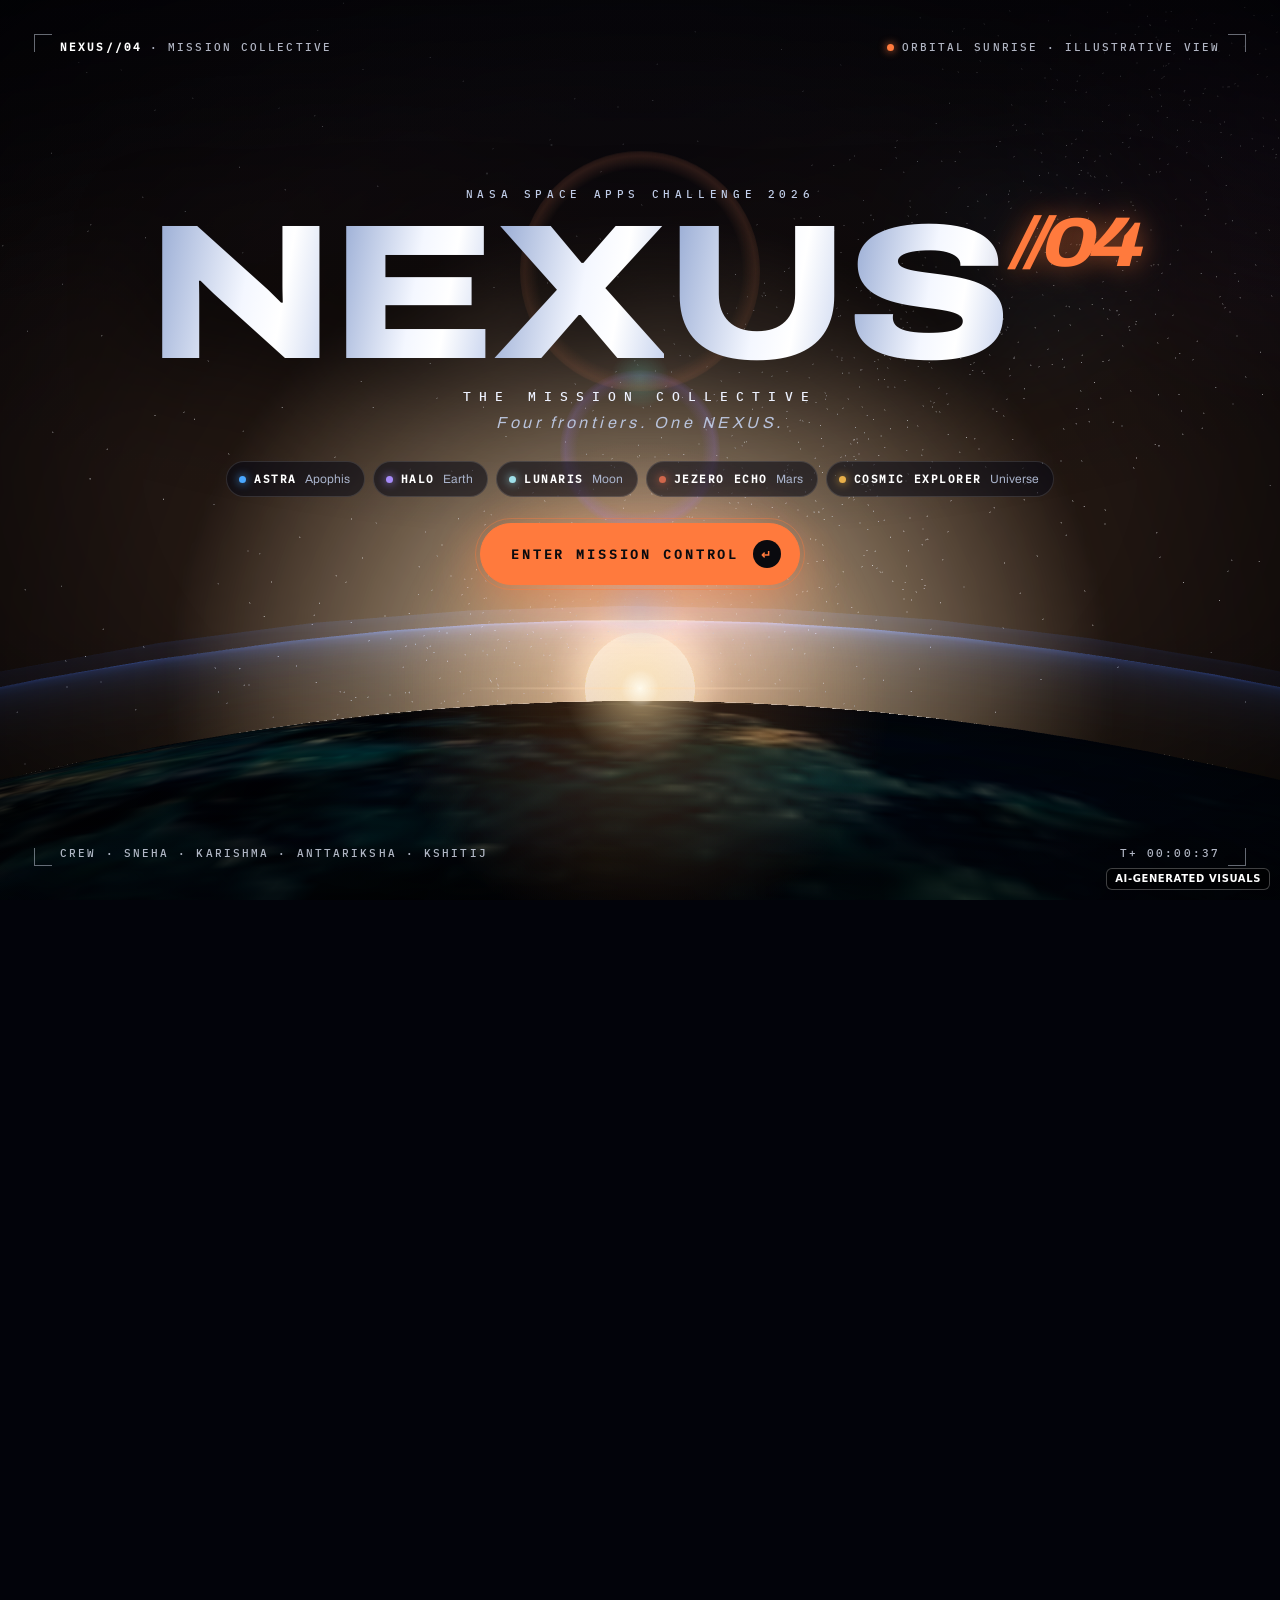
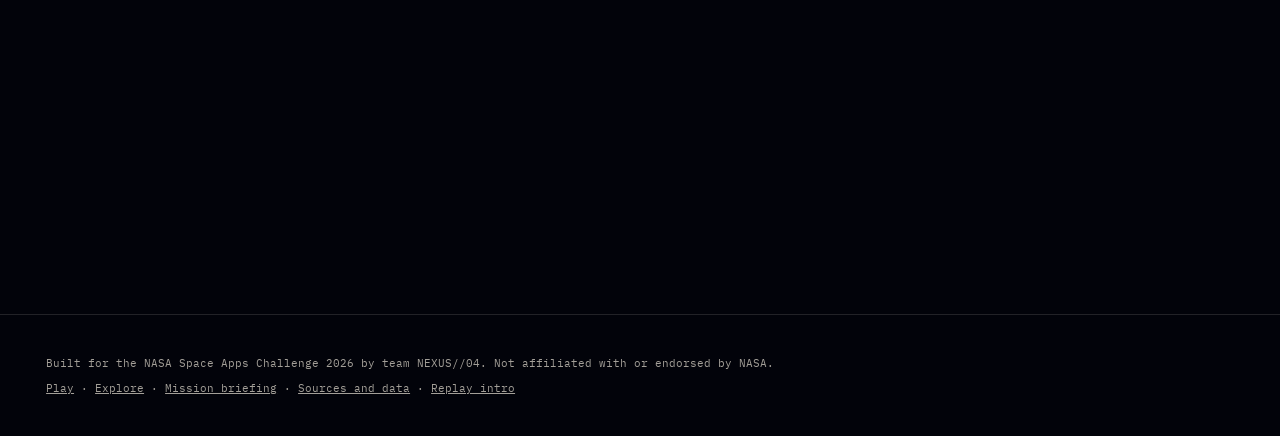
<file: index.html>
<!DOCTYPE html>
<html lang="en">
<head>
<meta charset="utf-8">
<meta name="ai-disclosure" content="Code and visuals generated with AI tools; mission research by team NEXUS//04">

<meta name="viewport" content="width=device-width, initial-scale=1">
<title>NEXUS//04 | The Mission Collective</title>
<link rel="icon" href="favicon.svg" type="image/svg+xml">
<meta name="theme-color" content="#02030a">
<meta property="og:type" content="website">
<meta property="og:title" content="NEXUS//04 | The Mission Collective">
<meta property="og:description" content="Four destinations. Four unanswered questions. Your mission is to bring back evidence.">
<meta property="og:image" content="https://kshitij7737.github.io/astra-nexus/og.jpg">
<meta name="twitter:card" content="summary_large_image">
<meta name="description" content="Four worlds, one team. Build a spacecraft, launch it, run the mission and bring the science home. A NASA Space Apps Challenge 2026 project built on NASA sources.">
<link rel="stylesheet" href="css/status.css">
<link rel="preload" href="fonts/archivo.woff2" as="font" type="font/woff2" crossorigin>
<link rel="stylesheet" href="css/nexus.css">
<link rel="stylesheet" href="css/landing.css?v=10">
<link rel="stylesheet" href="css/navigation.css?v=2">
</head>
<body class="lx">
<noscript><style>.lx-hero{background:url(textures/cosmic/earth-globe.webp) 93% 40% / min(57vw,700px) auto no-repeat}.lx-static-note{display:block}</style></noscript>
<noscript><p style="padding:24px;font:16px sans-serif;color:#fff;background:#111">NEXUS//04 needs JavaScript switched on to run.</p></noscript>
<div id="lx-sky" aria-hidden="true"></div>

<div class="lx-intro" id="lx-intro" role="dialog" aria-label="Welcome">
  <div class="lx-flare" id="lx-flare" aria-hidden="true"><i class="lx-flare__sun" data-k="0"></i><i data-k="0.35"></i><i data-k="0.62"></i><i data-k="1"></i><i data-k="1.3"></i><i data-k="1.75"></i></div>
  <div class="lx-hud" aria-hidden="true">
    <span class="lx-hud__c lx-hud__c--tl"></span><span class="lx-hud__c lx-hud__c--tr"></span><span class="lx-hud__c lx-hud__c--bl"></span><span class="lx-hud__c lx-hud__c--br"></span>
    <p class="lx-hud__tl"><b>NEXUS//04</b> · Mission collective</p>
    <p class="lx-hud__tr"><i class="lx-live"></i> Orbital sunrise · illustrative view</p>
    <p class="lx-hud__bl">Crew · Sneha · Karishma · Anttariksha · Kshitij</p>
    <p class="lx-hud__br" id="lx-clock">T+ 00:00:00</p>
  </div>
  <div class="lx-intro__in">
    <p class="lx-intro__k">NASA Space Apps Challenge 2026</p>
    <h1 class="lx-logo" aria-label="NEXUS//04"><span>N</span><span>E</span><span>X</span><span>U</span><span>S</span><em>//04</em></h1>
    <p class="lx-intro__t">The Mission Collective</p>
    <p class="lx-intro__s">Four frontiers. One NEXUS.</p>
    <ul class="lx-intro__m" aria-label="The four missions">
      <li style="--c:#4aa8ff"><b>ASTRA</b><span>Apophis</span></li>
      <li style="--c:#a78bfa"><b>HALO</b><span>Earth</span></li>
      <li style="--c:#9fe0ea"><b>LUNARIS</b><span>Moon</span></li>
      <li style="--c:#d0674c"><b>JEZERO ECHO</b><span>Mars</span></li>
      <li style="--c:#e9b04a"><b>COSMIC EXPLORER</b><span>Universe</span></li>
    </ul>
    <button class="lx-enter" id="lx-enter"><span>Enter mission control</span><kbd>↵</kbd></button>
  </div>
</div>

<header class="nx-top lx-top">
  <a class="nx-brand" href="#top"><svg viewBox="0 0 32 32" width="26" height="26" aria-hidden="true"><circle cx="16" cy="16" r="5" fill="currentColor"/><ellipse cx="16" cy="16" rx="14" ry="5" fill="none" stroke="currentColor" stroke-width="1.5" transform="rotate(-24 16 16)"/><ellipse cx="16" cy="16" rx="14" ry="5" fill="none" stroke="currentColor" stroke-width="1" opacity=".5" transform="rotate(30 16 16)"/></svg><span><b>NEXUS//04</b><small>The mission collective</small></span></a>
  <nav class="lx-nav" aria-label="Main">
    <a href="#ch-astra">The route</a><a href="#dash">Missions</a><a href="#how">How it works</a><a href="#archive">Archive</a><a href="#judges">For judges</a><a href="presentation.html">Briefing</a><a href="cosmic.html?v=15#chapters">Cosmic Explorer</a><a href="sources.html">Sources</a>
  </nav>
  <a class="nx-pill lx-play" href="play.html">Play</a>
</header>

<main id="top">
  <section class="lx-hero" data-focus="sun">
    <div class="lx-hero__copy">
      <h2>Four destinations.<br>Four unanswered questions.</h2>
      <p class="lx-lede">Your mission is to bring back evidence.</p>
      <div class="lx-row"><a class="lx-btn lx-btn--go" href="#dash">Enter mission control</a><a class="lx-btn" href="#ch-astra">Follow the route</a><a class="lx-btn" href="cosmic.html?v=15#chapters">Explore the universe</a></div>
    </div>
    <ul class="lx-bodies" aria-label="Choose a world"></ul>
    <p class="lx-scale lx-sky-note">Solar System illustration. Planet sizes and distances are adjusted for readability. Select a mission world to preview it.</p>
    <p class="lx-scale lx-static-note">Earth illustration using NASA Blue Marble and Black Marble maps.</p>
    <div class="lx-scrollcue">Scroll</div>
  </section>

  <div id="missions"></div>

  <section class="lx-how" id="how" data-focus="sun">
    <p class="lx-k">How it works</p>
    <h2>Five steps. One mission at a time.</h2>
    <ol class="lx-steps">
      <li><b>01 Brief</b><p>Mission control (VEGA) explains the target and what counts as success.</p></li>
      <li><b>02 Build</b><p>Pick arrays, battery, radio, recorder, instruments, propellant and rocket. Live checks show what will break.</p></li>
      <li><b>03 Launch</b><p>Poll every station: go or no-go. Overload the rocket and it can fail. Too little propellant and you fly straight past your target.</p></li>
      <li><b>04 Operate</b><p>Survive eclipses, juggle a full recorder and beat the clock on master alarms. Every blackout damages the spacecraft. Too much damage and you lose it.</p></li>
      <li><b>05 Debrief</b><p>Success or failure, a grade, a mission patch, real NASA comparisons, achievements and discoveries for your archive.</p></li>
    </ol>
    <div class="lx-math">
      <p class="lx-k">The physics underneath</p>
      <ul>
        <li><code>T = 2π √(a³/μ)</code> orbital period</li>
        <li><code>asin(R/a)/π</code> eclipse fraction for a circular orbit crossing the center of the shadow</li>
        <li><code>P = rating × 0.8 ÷ d²</code> solar-array power model with distance in AU</li>
        <li><code>Δv = Isp g₀ ln(m_wet/m_dry)</code> ideal change in velocity from a burn</li>
        <li><code>D = rate × 0.8 × contact time</code> downlinked data with 80% efficiency</li>
      </ul>
    </div>
  </section>

  <section class="lx-cosmic" aria-labelledby="lx-cosmic-title">
    <img src="textures/cosmic/carina.webp" width="1500" height="869" loading="lazy" decoding="async" alt="">
    <div class="lx-cosmic__copy">
      <h2 id="lx-cosmic-title">Cosmic Explorer</h2>
      <p>See where stars form, bend light around a galaxy, and travel from Earth to the edge of the observable universe.</p>
      <a class="lx-btn lx-btn--go" href="cosmic.html?v=15#chapters">Explore the universe <span aria-hidden="true">↗</span></a>
    </div>
    <a class="lx-cosmic__credit" href="https://science.nasa.gov/asset/webb/cosmic-cliffs-in-the-carina-nebula-nircam-image/" target="_blank" rel="noopener">Cosmic Cliffs · NASA, ESA, CSA, STScI</a>
  </section>

  <section class="lx-archive" id="archive" data-focus="sun">
    <p class="lx-k">Discovery archive</p>
    <h2>What you have brought home.</h2>
    <p class="lx-lede">Finish objectives to unlock real findings from NASA missions. Progress is saved in this browser only.</p>
    <ul class="lx-stats" id="lx-stats"></ul>
    <div class="lx-achs" id="lx-ach"></div>
    <div class="lx-arch" id="lx-arch"></div>
    <div class="lx-arch" hidden><div class="lx-arch__m"><h3>Cosmic Explorer discoveries</h3><ul id="lx-cosmic-archive"></ul></div></div>
  </section>

  <section class="lx-judges" id="judges" data-focus="sun">
    <p class="lx-k">For judges</p>
    <h2>What NEXUS//04 is.</h2>
    <div class="lx-jgrid">
      <article><h3>The problem</h3><p>Space missions are trade-offs: power against mass, data against bandwidth, ambition against propellant. Most people never see those trade-offs. They only see the pictures that come back.</p></article>
      <article><h3>Our solution</h3><p>A browser game where you make those trade-offs yourself on four real targets: asteroid Apophis, the Moon's south pole, Earth's atmosphere and Jezero crater on Mars. The simulation uses standard orbital, power and link formulas, and shows the maths.</p></article>
      <article><h3>NASA data and sources</h3><p>Mission facts, instruments and reference values come from NASA, JPL, USGS, NOAA and instrument-team pages. Earth's coastlines come from Natural Earth. Every source is listed on the <a href="sources.html">sources page</a>. A six-slide 3D <a href="presentation.html">mission briefing</a> sums it all up.</p></article>
      <article><h3>What is real, what is game</h3><p>Values are labelled. <b>NASA fact</b> means published. <b>Team</b> means our research documents. <b>Conceptual</b> means chosen for gameplay. Earth, Moon and Mars use real global maps; Apophis is illustrative because no close-up map exists yet. ASTRA's early arrival at Apophis is a "what if". Launch odds and spacecraft faults are game mechanics, modelled on the kinds of failure real missions face.</p></article>
    </div>
    <h3 class="lx-teamh" id="team">Team NEXUS//04</h3>
    <ul class="lx-team">
      <li>
        <b>Sneha</b><span>ASTRA (Apophis) and Cosmic Explorer research · opening experience and navigation</span>
        <p class="lx-team-web"><strong>Website planning</strong> Apophis digital twin and flyby views</p>
      </li>
      <li>
        <b>Karishma</b><span>LUNARIS (Moon) research · integration and quality assurance</span>
        <p class="lx-team-web"><strong>Website planning</strong> Lunar terrain explorer and instrument cards</p>
      </li>
      <li>
        <b>Kshitij</b><span>HALO (Earth atmosphere) research · website development, mission worlds and spacecraft</span>
        <p class="lx-team-web"><strong>Lead website development</strong> Mission gameplay, 3D spacecraft, Cosmic Explorer and deployment</p>
      </li>
      <li>
        <b>Anttariksha</b><span>JEZERO ECHO (Mars) research · mission control and challenges</span>
        <p class="lx-team-web"><strong>Website planning</strong> Jezero explorer and orbit dashboard</p>
      </li>
    </ul>
  </section>
</main>
<footer class="lx-foot">
  <p>Built for the NASA Space Apps Challenge 2026 by team NEXUS//04. Not affiliated with or endorsed by NASA.</p>
  <p><a href="play.html">Play</a> · <a href="explore.html">Explore</a> · <a href="presentation.html">Mission briefing</a> · <a href="sources.html">Sources and data</a> · <button class="lx-linkbtn" id="lx-replay">Replay intro</button></p>
</footer>
<script type="module" src="js/landing.js?v=7"></script>
<div class="ai-mark" aria-label="Notice: visuals and code on this site were generated with AI tools" style="position:fixed;right:10px;bottom:10px;z-index:2147483000;pointer-events:none;font:600 10px/1 system-ui,sans-serif;letter-spacing:.06em;color:#fff;background:rgba(0,0,0,.55);border:1px solid rgba(255,255,255,.25);padding:5px 8px;border-radius:6px">AI-GENERATED VISUALS</div>
</body>
</html>
</file>
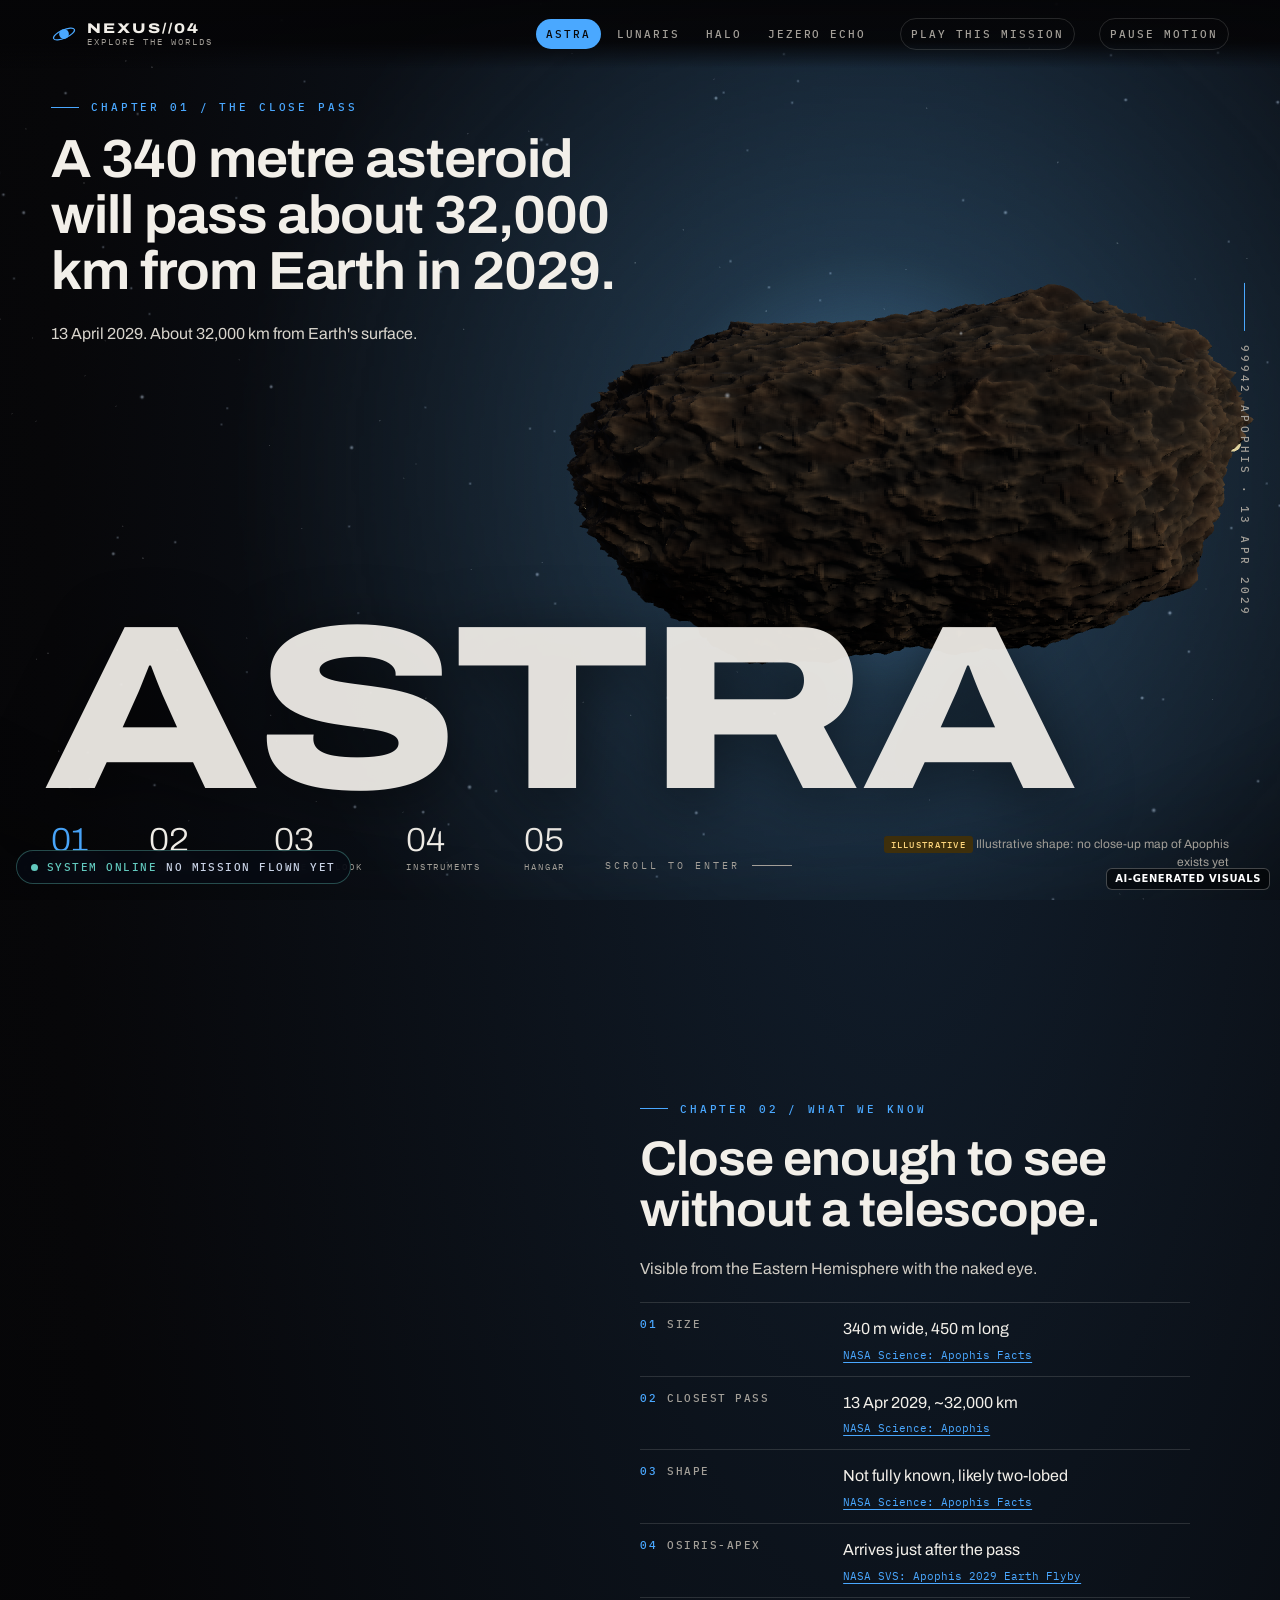
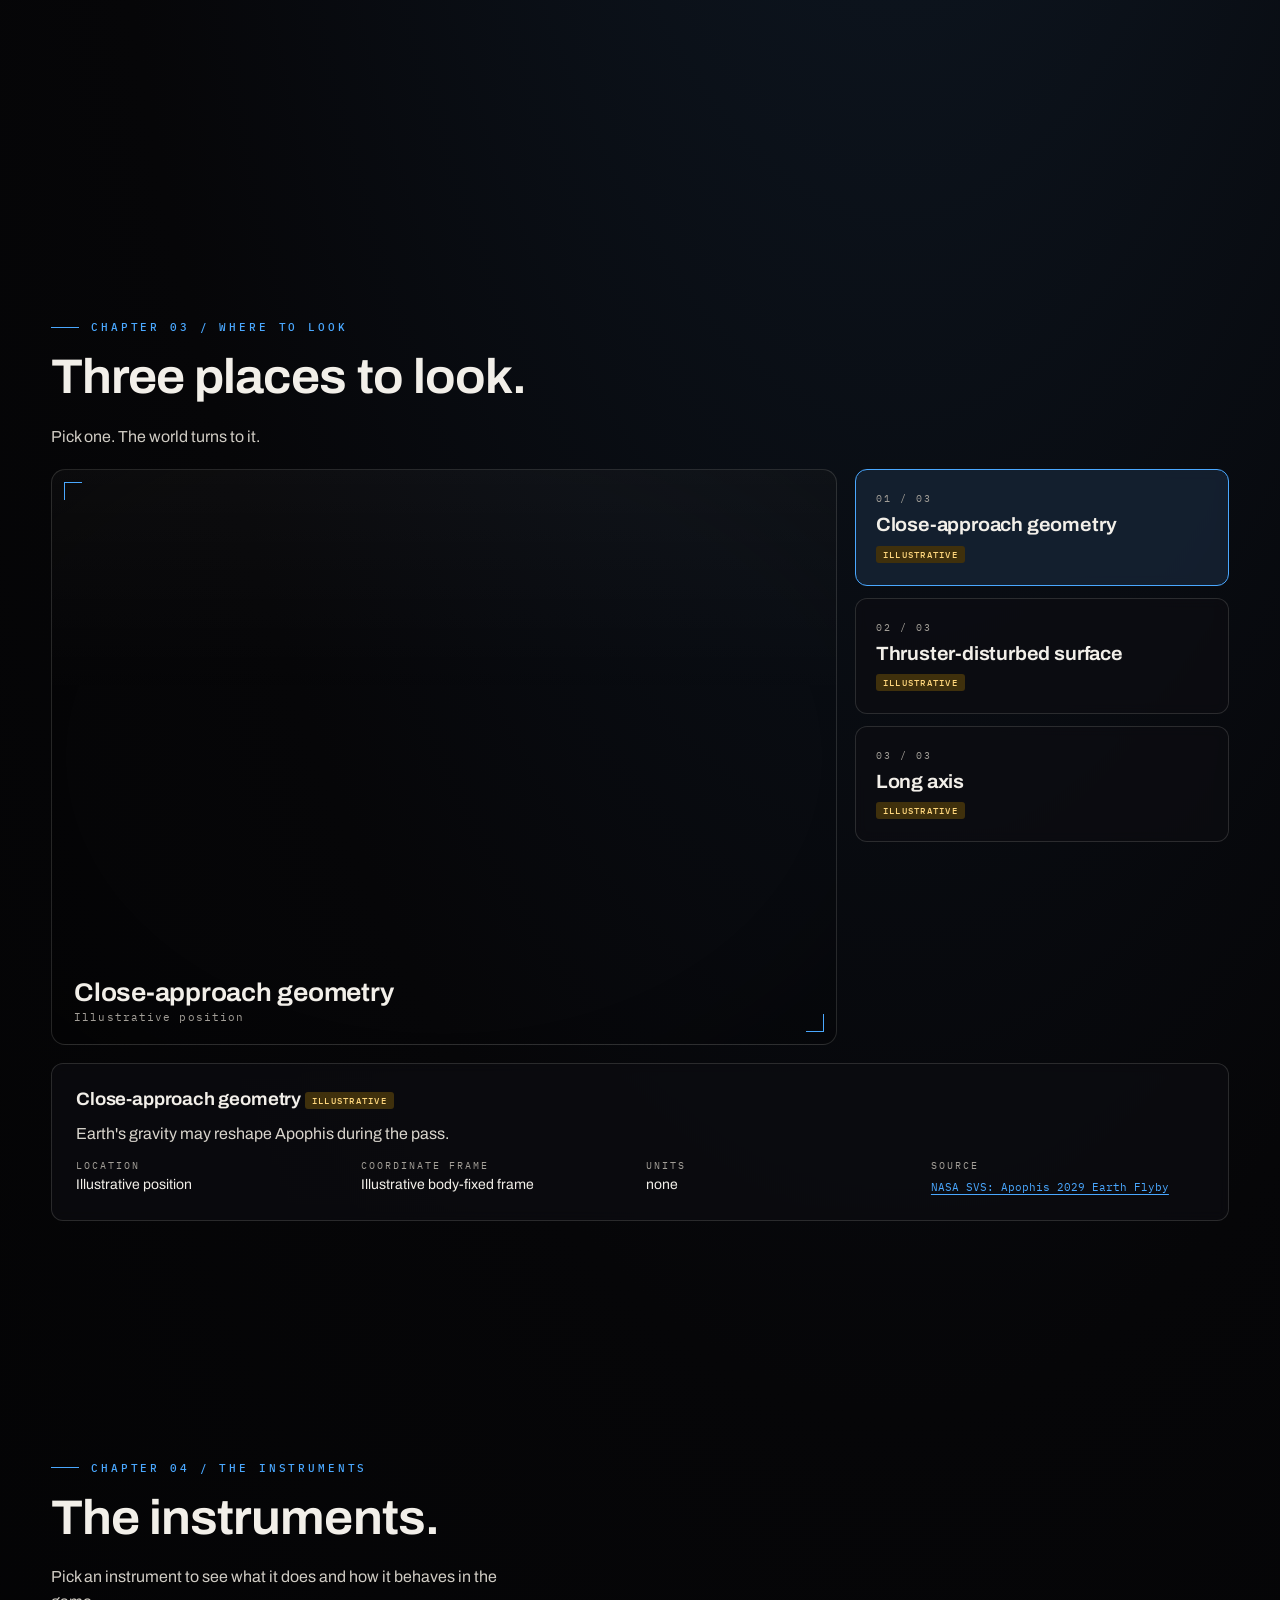
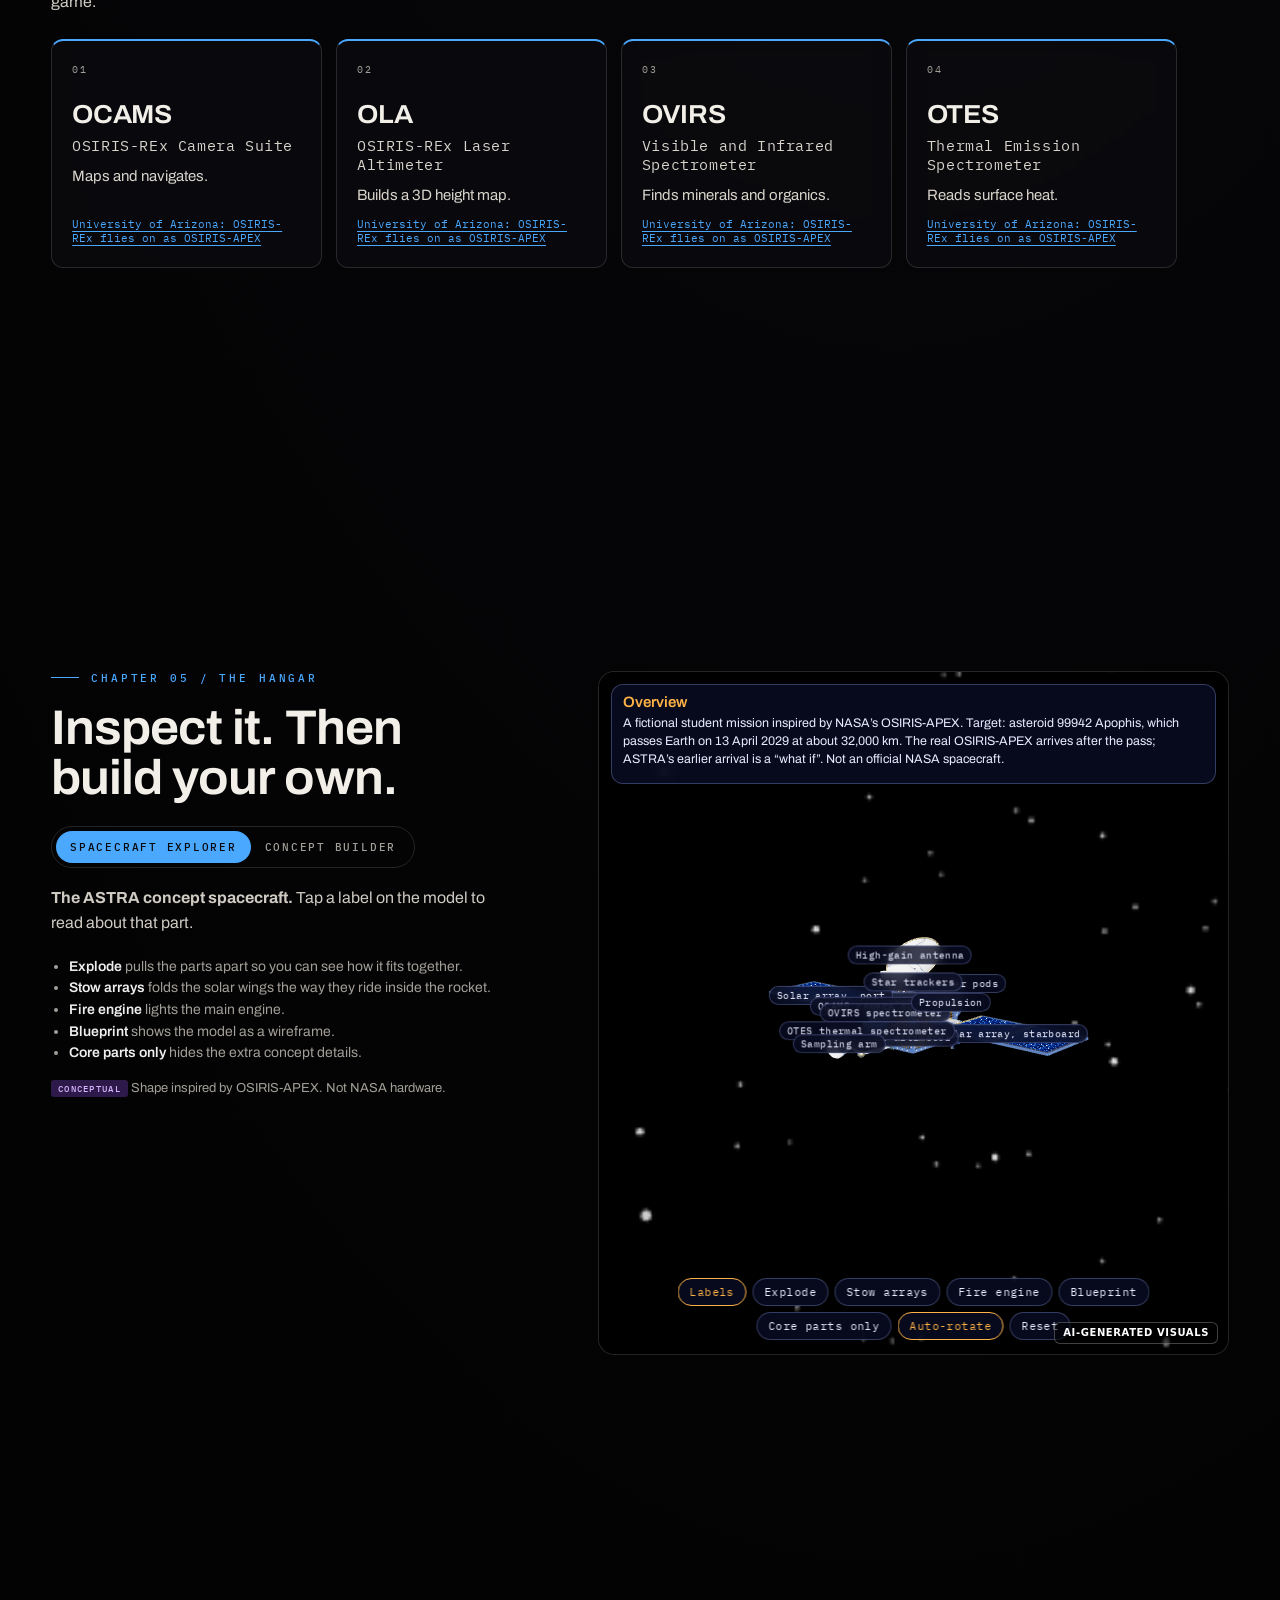
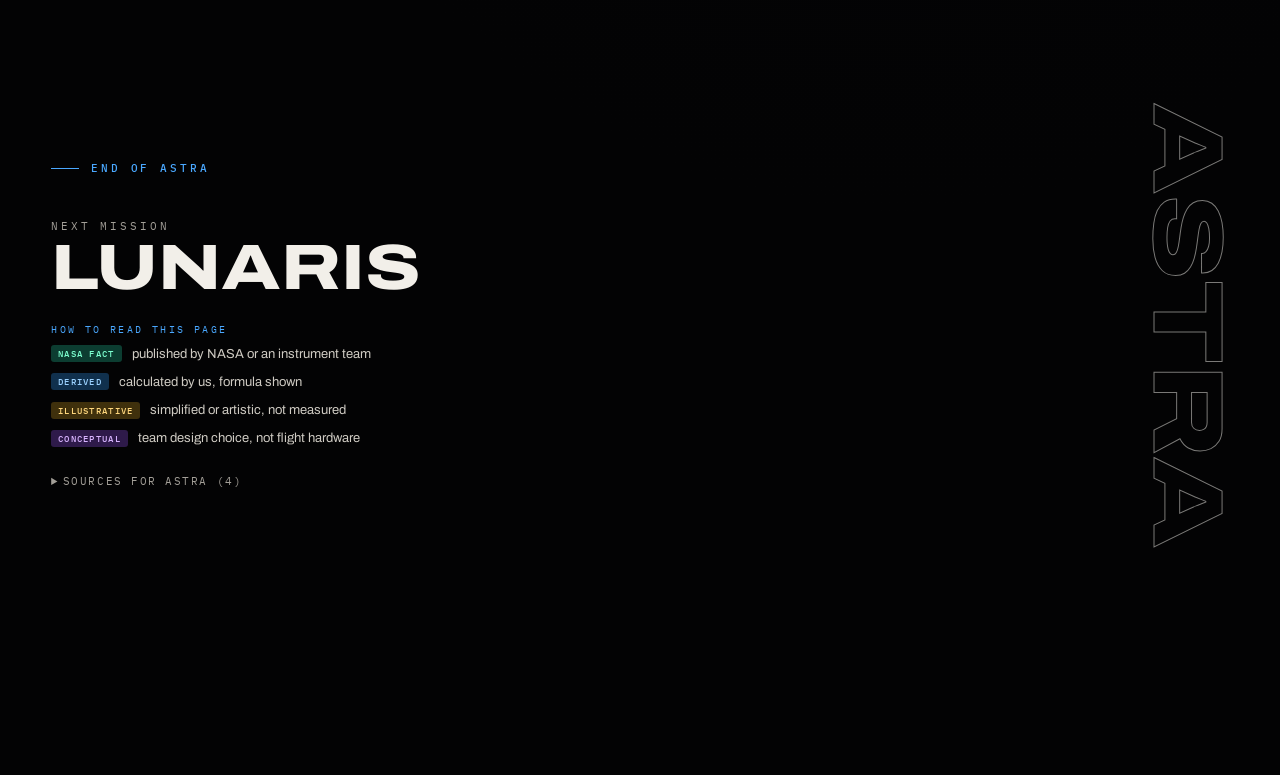
<file: explore.html>
<!DOCTYPE html>
<html lang="en">
<head>
<meta charset="utf-8">
<meta name="ai-disclosure" content="Code and visuals generated with AI tools; mission research by team NEXUS//04">

<meta name="viewport" content="width=device-width, initial-scale=1">
<title>NEXUS//04 | Explore the worlds</title>
<link rel="icon" href="favicon.svg" type="image/svg+xml">
<meta name="theme-color" content="#02030a">
<meta property="og:type" content="website">
<meta property="og:title" content="NEXUS//04 | Explore the worlds">
<meta property="og:description" content="Apophis, the Moon, Earth and Mars, explained with NASA sources.">
<meta property="og:image" content="https://kshitij7737.github.io/astra-nexus/og.jpg">
<meta name="twitter:card" content="summary_large_image">
<meta name="description" content="NEXUS//04 mission environments: Apophis, the Moon, Earth's atmosphere and Mars, built on NASA sources.">
<link rel="stylesheet" href="css/status.css">
<link rel="preload" href="fonts/archivo.woff2" as="font" type="font/woff2" crossorigin>
<link rel="stylesheet" href="css/missions.css?v=8">
<style>html,body{margin:0;background:#030304}</style>
<link rel="stylesheet" href="css/navigation.css?v=2">
</head>
<body>
<div id="missions"></div>
<noscript><p style="color:#eee;font-family:sans-serif;padding:2em">This module needs JavaScript. The mission science content is in js/data.js.</p></noscript>
<script type="module">
  import { mountMissionModule } from './js/app.js?v=3';
  const id = new URLSearchParams(location.search).get('mission') || 'astra';
  mountMissionModule(document.getElementById('missions'), { mission: id });
  import('./js/status.js').then(async ({ mountStatus }) => { const { Music } = await import('./js/music.js'); mountStatus({ music: new Music() }); });
</script>
<div class="ai-mark" aria-label="Notice: visuals and code on this site were generated with AI tools" style="position:fixed;right:10px;bottom:10px;z-index:2147483000;pointer-events:none;font:600 10px/1 system-ui,sans-serif;letter-spacing:.06em;color:#fff;background:rgba(0,0,0,.55);border:1px solid rgba(255,255,255,.25);padding:5px 8px;border-radius:6px">AI-GENERATED VISUALS</div>
</body>
</html>
</file>
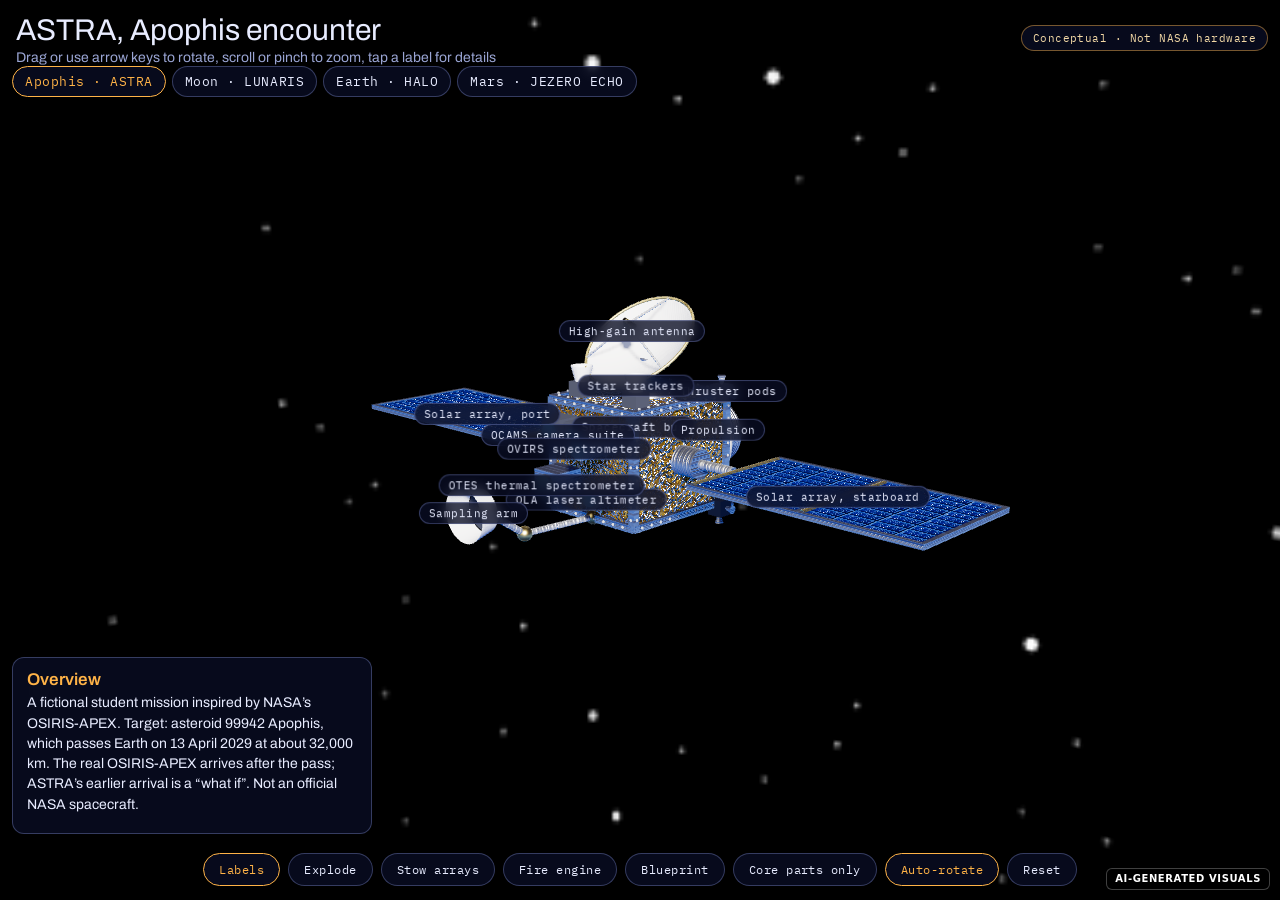
<file: hangar.html>
<!DOCTYPE html>
<html lang="en">
<head>
<meta charset="utf-8">
<meta name="ai-disclosure" content="Code and visuals generated with AI tools; mission research by team NEXUS//04">

<title>NEXUS//04 hangar, concept spacecraft</title>
<meta name="robots" content="noindex">
<meta name="viewport" content="width=device-width, initial-scale=1, viewport-fit=cover">
<style>
:root{box-sizing:border-box;--bg:#000;--fg:#e8ecff;--muted:#9aa5d4;--panel:rgba(10,14,36,.78);--accent:#ffb347;--line:rgba(160,175,255,.3);color-scheme:dark;
padding-top:env(safe-area-inset-top,0px);padding-bottom:env(safe-area-inset-bottom,0px)}
@media (prefers-color-scheme:dark){:root:not([data-theme="light"]){--bg:#000;--fg:#e8ecff}}
:root[data-theme="dark"]{--bg:#000;--fg:#e8ecff}
html{scroll-padding-top:env(safe-area-inset-top,0px)}
html,body{height:100%;margin:0}
body{background:var(--bg);color:var(--fg);font-family:Georgia,"Times New Roman",serif;overflow:hidden}
#c{position:fixed;inset:0;width:100%;height:100%;display:block;touch-action:none;cursor:grab}
.hud{position:fixed;left:16px;top:calc(env(safe-area-inset-top,0px) + 14px);pointer-events:none}
h1{margin:0;font-size:clamp(20px,4vw,30px);font-weight:400}
.sub{color:var(--muted);font-size:14px;margin-top:4px}
#card{position:fixed;left:12px;bottom:calc(env(safe-area-inset-bottom,0px) + 66px);width:min(330px,calc(100% - 24px));background:var(--panel);border:1px solid var(--line);border-radius:12px;padding:12px 14px;backdrop-filter:blur(8px)}
#card{max-height:34vh;overflow:auto}
@media(max-width:700px){#card{bottom:calc(env(safe-area-inset-bottom,0px) + 148px)}html:not(.embed) .cpill{top:calc(env(safe-area-inset-top,0px) + 146px);right:auto;left:12px;font-size:10px}html:not(.embed) .ai-mark{bottom:auto!important;top:calc(env(safe-area-inset-top,0px) + 146px)!important}}
#card h2{margin:0 0 4px;font-size:17px;font-weight:400;color:var(--accent)}
#card p{margin:0 0 6px;font-size:14px;line-height:1.45}
#card ul{margin:0;padding-left:18px;font-size:13px;color:var(--muted);line-height:1.5}
.bar{position:fixed;left:50%;transform:translateX(-50%);bottom:calc(env(safe-area-inset-bottom,0px) + 14px);display:flex;gap:8px;flex-wrap:wrap;justify-content:center;width:calc(100% - 24px)}
button{background:var(--panel);color:var(--fg);border:1px solid var(--line);border-radius:999px;padding:8px 15px;font:inherit;font-size:14px;cursor:pointer;backdrop-filter:blur(6px)}
button[aria-pressed="true"],button.on{border-color:var(--accent);color:var(--accent)}
button:focus-visible{outline:2px solid var(--accent);outline-offset:2px}
.tag{position:fixed;left:0;top:0;padding:3px 9px;font-size:12px;border-radius:999px;white-space:nowrap}
#tabs{position:fixed;left:12px;right:12px;top:calc(env(safe-area-inset-top,0px) + 66px);display:flex;gap:6px;flex-wrap:wrap}#tabs button{font-size:13px;padding:6px 12px}
body::after{content:"";position:fixed;inset:0;pointer-events:none;z-index:1;background:radial-gradient(ellipse at center,transparent 58%,rgba(0,0,0,.5) 100%)}
.hud,#tabs,#card,.bar,.tag{z-index:2}
@font-face{font-family:'NX Display';src:url('fonts/archivo.woff2') format('woff2');font-weight:100 900;font-display:swap}
@font-face{font-family:'NX Mono';src:url('fonts/plex-mono-400.woff2') format('woff2');font-weight:400;font-display:swap}
body{font-family:'NX Display','Helvetica Neue',Arial,sans-serif}
button{font-family:'NX Mono',ui-monospace,monospace;font-size:12px;letter-spacing:.04em}
.tag{font-size:11px}
#card h2{font-weight:600}
#c:focus-visible{outline:2px solid var(--accent);outline-offset:-2px}
.cpill{position:fixed;right:12px;top:calc(env(safe-area-inset-top,0px) + 14px);z-index:2;font:11px 'NX Mono',monospace;letter-spacing:.04em;color:#f3d9a6;background:rgba(10,14,36,.78);border:1px solid rgba(255,179,71,.45);border-radius:999px;padding:5px 11px;pointer-events:none}
html.embed .hud,html.embed #tabs{display:none}
html.embed #card{top:12px;bottom:auto;max-height:42%;box-sizing:border-box}
html.embed .cpill{top:auto;bottom:calc(env(safe-area-inset-bottom,0px) + 112px);right:12px}
html.embed .bar{gap:6px}html.embed .bar button{padding:6px 11px;font-size:11px}
@media(max-width:700px){html.embed #card{max-height:24%;width:calc(100% - 24px);padding:9px 11px}html.embed #card h2{font-size:15px}html.embed #card p{font-size:12.5px}html.embed .tag{font-size:9.5px;padding:2px 7px}html.embed .cpill{display:none}}
</style>
</head>
<body>
<canvas id="c" tabindex="0" aria-label="Concept spacecraft in 3D. Drag or use arrow keys to rotate, plus and minus to zoom."></canvas>
<p class="cpill">Conceptual · Not NASA hardware</p>
<div class="hud"><h1 id="h">Satellite</h1><div class="sub">Drag or use arrow keys to rotate, scroll or pinch to zoom, tap a label for details</div></div>
<nav id="tabs"><button data-m="astra">Apophis · ASTRA</button><button data-m="luna">Moon · LUNARIS</button><button data-m="halo">Earth · HALO</button><button data-m="mars">Mars · JEZERO ECHO</button></nav>
<aside id="card"><h2 id="ct">Overview</h2><p id="cd">An illustrative science spacecraft with deployable solar wings, a steerable dish, a telescope payload and a main engine. Values are conceptual.</p><ul id="cs"></ul></aside>
<div class="bar">
<button id="bL" aria-pressed="true">Labels</button>
<button id="bE" aria-pressed="false">Explode</button>
<button id="bD" aria-pressed="false">Stow arrays</button>
<button id="bF" aria-pressed="false">Fire engine</button>
<button id="bB" aria-pressed="false">Blueprint</button>
<button id="bS" aria-pressed="false">Core parts only</button>
<button id="bA" aria-pressed="true">Auto-rotate</button>
<button id="bR">Reset</button>
</div>
<script src="vendor/three.r128.min.js"></script>
<script>
(function(){
const $=id=>document.getElementById(id),T=THREE,PI=Math.PI;
const R=new T.WebGLRenderer({canvas:$('c'),antialias:true});
const EMBED=/[?&]embed/.test(location.search);let DPR=Math.min(devicePixelRatio,EMBED?1.5:2);R.setPixelRatio(DPR);R.outputEncoding=T.sRGBEncoding;R.toneMapping=T.ACESFilmicToneMapping;
R.shadowMap.enabled=true;R.toneMappingExposure=1.15;R.shadowMap.type=T.PCFSoftShadowMap;
const S=new T.Scene(),cam=new T.PerspectiveCamera(40,1,.1,3000);

function tex(w,h,fn){const c=document.createElement('canvas');c.width=w;c.height=h;fn(c.getContext('2d'),w,h);const t=new T.CanvasTexture(c);t.encoding=T.sRGBEncoding;t.anisotropy=8;return t;}
// environment for metal reflections
const env=tex(1024,512,(x,w,h)=>{const g=x.createLinearGradient(0,0,0,h);g.addColorStop(0,'#05081c');g.addColorStop(.5,'#16224d');g.addColorStop(.58,'#4f86d6');g.addColorStop(.75,'#1b4a96');g.addColorStop(1,'#0b2250');x.fillStyle=g;x.fillRect(0,0,w,h);
 const q=x.createRadialGradient(760,170,0,760,170,120);q.addColorStop(0,'#fff');q.addColorStop(.25,'rgba(255,244,214,.95)');q.addColorStop(1,'rgba(255,240,200,0)');x.fillStyle=q;x.fillRect(0,0,w,h);
 x.fillStyle='rgba(255,255,255,.55)';x.fillRect(120,80,150,40);x.fillRect(430,60,90,26);x.fillStyle='rgba(160,190,255,.35)';x.fillRect(250,300,260,60);});
env.mapping=T.EquirectangularReflectionMapping;
S.environment=new T.PMREMGenerator(R).fromEquirectangular(env).texture;
const sun=new T.DirectionalLight(0xfff1d6,2.4);sun.position.set(30,24,26);sun.castShadow=true;sun.shadow.mapSize.set(1024,1024);
Object.assign(sun.shadow.camera,{left:-22,right:22,top:22,bottom:-22,near:1,far:120});sun.shadow.bias=-.0006;S.add(sun);
S.add(new T.HemisphereLight(0x6f8fff,0x1a1020,.35));const rimL=new T.DirectionalLight(0x7da2ff,1.1);rimL.position.set(-25,-8,-30);S.add(rimL);

// textures
const foilT=tex(512,512,(x,w,h)=>{x.fillStyle='#b98a2e';x.fillRect(0,0,w,h);for(let i=0;i<900;i++){x.fillStyle='hsl('+(36+Math.random()*8)+',70%,'+(38+Math.random()*34)+'%)';const px=Math.random()*w,py=Math.random()*h;x.beginPath();x.moveTo(px,py);x.lineTo(px+Math.random()*60-30,py+Math.random()*60-30);x.lineTo(px+Math.random()*60-30,py+Math.random()*60-30);x.fill();}});
const cellT=tex(360,500,(x,w,h)=>{x.fillStyle='#050b24';x.fillRect(0,0,w,h);const cw=w/4,ch=h/10;for(let i=0;i<4;i++)for(let j=0;j<10;j++){const g=x.createLinearGradient(i*cw,j*ch,(i+1)*cw,(j+1)*ch);g.addColorStop(0,'#2447b0');g.addColorStop(1,'#0e2266');x.fillStyle=g;x.fillRect(i*cw+3,j*ch+3,cw-6,ch-6);x.strokeStyle='rgba(215,200,150,.55)';for(let k=1;k<4;k++){const px=i*cw+3+(cw-6)*k/4;x.beginPath();x.moveTo(px,j*ch+3);x.lineTo(px,(j+1)*ch-3);x.stroke();}}});

const foilB=tex(512,512,(x,w,h)=>{x.fillStyle='#808080';x.fillRect(0,0,w,h);for(let i=0;i<1400;i++){const v=40+Math.random()*180|0;x.fillStyle='rgb('+v+','+v+','+v+')';const px=Math.random()*w,py=Math.random()*h;x.beginPath();x.moveTo(px,py);x.lineTo(px+Math.random()*50-25,py+Math.random()*50-25);x.lineTo(px+Math.random()*50-25,py+Math.random()*50-25);x.fill();}});
const cellB=tex(360,500,(x,w,h)=>{x.fillStyle='#000';x.fillRect(0,0,w,h);const cw=w/4,ch=h/10;for(let i=0;i<4;i++)for(let j=0;j<10;j++){x.fillStyle='#ddd';x.fillRect(i*cw+3,j*ch+3,cw-6,ch-6);x.fillStyle='#888';for(let k=1;k<4;k++)x.fillRect(i*cw+3+(cw-6)*k/4-1,j*ch+3,2,ch-6);}});
const brushT=tex(256,256,(x,w,h)=>{x.fillStyle='rgb(95,95,95)';x.fillRect(0,0,w,h);for(let i=0;i<1800;i++){const v=60+Math.random()*70|0;x.strokeStyle='rgba('+v+','+v+','+v+',.5)';x.beginPath();const y=Math.random()*h;x.moveTo(0,y);x.lineTo(w,y+Math.random()*2-1);x.stroke();}});
// materials
const std=(c,m,r,o)=>new T.MeshStandardMaterial(Object.assign({color:c,metalness:m,roughness:r},o));
const mli=std(0xffffff,.85,.32,{map:foilT,bumpMap:foilB,bumpScale:2.4}),silver=std(0xd2d8e4,1,1,{roughnessMap:brushT,bumpMap:brushT,bumpScale:.5}),black=std(0x14161c,.4,.55),
 white=std(0xf0f0f0,.15,.5,{side:T.DoubleSide}),gold=std(0xe0b04a,1,.2),cell=new T.MeshPhysicalMaterial({map:cellT,bumpMap:cellB,bumpScale:1.2,metalness:.55,roughness:.2,clearcoat:1,clearcoatRoughness:.06}),back=std(0xcfd3da,.3,.6),
 glass=std(0x2a4a80,1,.05,{emissive:0x0a2a55}),panelMats=[black,black,cell,back,black,black];
const V=(x,y,z)=>new T.Vector3(x,y,z),Y=V(0,1,0);
const Box=(w,h,d)=>new T.BoxGeometry(w,h,d),Cyl=(a,b,h,s,o)=>new T.CylinderGeometry(a,b,h,s||32,1,!!o);
function M(g,m,x,y,z,p){const o=new T.Mesh(g,m);o.position.set(x||0,y||0,z||0);if(p)p.add(o);return o;}
const CX=(r,l,m,x,y,z,p)=>{const o=M(Cyl(r,r,l),m,x,y,z,p);o.rotation.z=PI/2;return o;};
const CZ=(r,l,m,x,y,z,p)=>{const o=M(Cyl(r,r,l),m,x,y,z,p);o.rotation.x=PI/2;return o;};
function link(a,b,r,m,p){const d=b.clone().sub(a),o=M(Cyl(r,r,d.length(),8),m,0,0,0,p);o.position.copy(a).addScaledVector(d,.5);o.quaternion.setFromUnitVectors(Y,d.normalize());return o;}

const sat=new T.Group();S.add(sat);const P=[];
function part(id,name,desc,spec,ex,lab,g){g.userData={base:g.position.clone(),ex:V(...ex),lab:V(...lab)};P.push({id,name,desc,spec,g});sat.add(g);return g;}

// ---- shared mission helpers
const stow=[-PI/2,3.1,-3.1],wingPivots=[];let leds=[],cur;
function rivets(g,w,h,d){const pos=[],run=(len,f)=>{for(let u=-len/2+.25;u<len/2-.1;u+=.35)f(u);};
 for(const a of[-1,1])for(const b of[-1,1]){run(d,u=>{pos.push([a*(w/2+.11),b*h/2,u],[a*w/2,b*(h/2+.11),u]);});run(h,u=>{pos.push([a*(w/2+.11),u,b*d/2],[a*w/2,u,b*(d/2+.11)]);});run(w,u=>{pos.push([u,a*(h/2+.11),b*d/2],[u,a*h/2,b*(d/2+.11)]);});}
 const im=new T.InstancedMesh(new T.SphereGeometry(.045,6,4),silver,pos.length),o=new T.Object3D();pos.forEach((p,i)=>{o.position.set(p[0],p[1],p[2]);o.updateMatrix();im.setMatrixAt(i,o.matrix);});g.add(im);}
function shell(g,w,h,d){rivets(g,w,h,d);M(Box(w,h,d),mli,0,0,0,g);for(const a of[-1,1])for(const b of[-1,1]){M(Box(.2,.2,d+.1),silver,a*w/2,b*h/2,0,g);M(Box(.2,h+.1,.2),silver,a*w/2,0,b*d/2,g);M(Box(w+.1,.2,.2),silver,0,a*h/2,b*d/2,g);}}
function wingG(side,n,L,W,at){const w=new T.Group(),pv=[];CX(.4,.7,silver,.35,0,0,w);CX(.13,1.2,silver,1.2,0,0,w);let par=w,px=1.9;
 for(let k=0;k<n;k++){const g=new T.Group();g.position.x=px;par.add(g);M(Box(L,.09,W),panelMats,L/2,0,0,g);
  for(const z of[-W/2,W/2])M(Box(L+.1,.14,.12),silver,L/2,0,z,g);for(const x of[0,L])M(Box(.12,.14,W),silver,x,0,0,g);
  for(const z of[-W/4,W/4])M(Box(L-.2,.08,.08),silver,L/2,-.1,z,g);CZ(.09,W-.2,gold,0,0,0,g);pv.push(g);par=g;px=L+.1;}
 w.position.set(side*at,0,0);if(side<0)w.rotation.y=PI;wingPivots.push(pv);return w;}
function dishG(r){const g=new T.Group(),f=r*.75,h=r*r/(4*f),pts=[];for(let i=0;i<=12;i++){const q=r*i/12;pts.push(new T.Vector2(q,q*q/(4*f)));}
 M(new T.LatheGeometry(pts,40),white,0,0,0,g);M(new T.TorusGeometry(r,.04,8,48),gold,0,h,0,g).rotation.x=PI/2;M(Cyl(.05,.18,.35),gold,0,f,0,g);
 for(let i=0;i<3;i++){const a=i*2.094+.5;link(V(r*Math.cos(a),h,r*Math.sin(a)),V(0,f,0),.03,silver,g);}return g;}
function dishAt(g,x,y,z,r,tx){M(Cyl(.5,.6,.25),silver,x,y+.12,z,g);M(Cyl(.2,.2,.8),silver,x,y+.6,z,g);const d=dishG(r);d.position.set(x,y+1.1,z);d.rotation.x=tx;g.add(d);}
function pods(g,w,h,z){for(const a of[-1,1])for(const b of[-1,1]){const x=a*w,y=b*h;M(Box(.45,.45,.45),black,x,y,z,g);
 for(const d of[V(a,0,0),V(0,b,0),V(0,0,-1)]){const c=M(Cyl(.03,.12,.26,12),silver,x+d.x*.34,y+d.y*.34,z+d.z*.34,g);c.quaternion.setFromUnitVectors(Y,d);c.rotateX(PI);}}}
function bell(g,x,y,z,s,rx){const bp=[];for(let i=0;i<=14;i++){const t=i/14;bp.push(new T.Vector2((.2+.95*Math.pow(t,.65))*s,t*1.8*s));}
 const m=M(new T.LatheGeometry(bp,36),silver.clone(),x,y,z,g);m.material.side=T.DoubleSide;m.rotation.x=rx;return m;}
function tube(g,r1,r2,l,x,y,z){const m=M(Cyl(r1,r2,l,32,true),white,x,y,z,g);m.rotation.x=PI/2;return m;}
function G(){return new T.Group();}

// ---- ASTRA: Apophis encounter, OSIRIS-APEX heritage
function buildAstra(){
 const b=G();shell(b,3,3,3.6);
 part('bus','Spacecraft bus','Main body with computer, battery, recorder and radio. Inspired by NASA’s OSIRIS-APEX (formerly OSIRIS-REx). ASTRA is a fictional student mission, not an official NASA spacecraft.',['Game bus: 160 kg, 180 W, 250 credits (game value)','Not a real spacecraft specification'],[0,0,0],[1.5,1.2,1.8],b);
 for(const s of[1,-1])part(s>0?'wR':'wL',s>0?'Solar array, starboard':'Solar array, port','Two solar arrays, as on the reference spacecraft. Power falls with distance from the Sun: P = rating × 0.8 ÷ d².',['Game arrays: 1,200 W / 20 kg / 80 credits or 1,800 W / 30 kg / 140 credits (game values)'],[s*7,0,0],[5,0,0],wingG(s,2,3.2,3.6,1.5));
 let g=G();dishAt(g,0,1.5,-.3,1.6,.7);
 part('dish','High-gain antenna','Sends maps and measurements home. Data returned = rate × 0.8 × contact time.',['Game radios: 2 Mb/s, 80 W, 15 kg, 60 credits or 20 Mb/s, 100 W, 20 kg, 120 credits (game values)'],[0,4,0],[0,3.3,.3],g);
 g=G();for(const x of[-.9,0]){M(Box(.7,.7,.7),black,x,.8,2.1,g);CZ(.22,.1,glass,x,.8,2.5,g);}
 part('ocams','OCAMS camera suite','Maps Apophis and helps navigate close to its surface. Heritage: OSIRIS-REx OCAMS.',['Mapping and navigation'],[0,3,3],[-.45,.8,2.6],g);
 g=G();CZ(.3,.9,black,.9,-.6,2.3,g);CZ(.2,.1,glass,.9,-.6,2.8,g);
 part('ola','OLA laser altimeter','Fires a laser to measure the 3D shape of the surface. Heritage: OSIRIS-REx OLA.',['3D surface shape'],[3,0,3],[.9,-.6,2.9],g);
 g=G();CZ(.35,1.3,silver,.9,.8,2.5,g);CZ(.25,.1,glass,.9,.8,3.2,g);
 part('ovirs','OVIRS spectrometer','A visible and infrared spectrometer that reads the surface minerals. Heritage: OSIRIS-REx OVIRS.',['Surface composition'],[3,3,3],[.9,.8,3.3],g);
 g=G();M(Box(.9,.7,.9),silver,-.9,-.6,2.2,g);CZ(.28,.1,gold,-.9,-.6,2.7,g);
 part('otes','OTES thermal spectrometer','Measures the heat the surface gives off. Heritage: OSIRIS-REx OTES.',['Surface heat'],[-3,-1,3],[-.9,-.6,2.8],g);
 g=G();const a1=V(0,-1.5,1.8),a2=V(0,-1.4,4.2),a3=V(0,-.5,5.5);link(a1,a2,.09,silver,g);link(a2,a3,.09,silver,g);
 for(const p of[a1,a2,a3])M(new T.SphereGeometry(.2,16,16),gold,p.x,p.y,p.z,g);
 M(Cyl(.7,.55,.6,28,true),white,0,-.5,5.8,g).rotation.x=PI/2;M(Cyl(.5,.5,.05),black,0,-.5,5.5,g).rotation.x=PI/2;
 part('arm','Sampling arm','Based on OSIRIS-REx sample collection hardware (NASA fact). OSIRIS-REx returned its Bennu sample in 2023. In the game you decide whether to fire thrusters near the surface to expose material.',['Fictional use at Apophis'],[0,-3,4],[0,-.5,5.8],g);
 g=G();bell(g,0,0,-1.8,.8,-PI/2);M(Cyl(1.3,1.45,.4,40,true),silver.clone(),0,0,-1.95,g).rotation.x=PI/2;M(new T.TorusGeometry(1.4,.06,8,40),silver,0,0,-2.15,g);
 part('eng','Propulsion','Δv = Isp × g0 × ln(wet mass ÷ dry mass). Too little propellant and you fly past the target.',['Game launch: 550 kg wet / 180 credits or 750 kg / 240 credits','Propellant hardware: 40 kg, 60 credits (game values)'],[0,0,-5],[0,0,-3.3],g);
 g=G();pods(g,1.6,1.6,-1.5);part('rcs','Thruster pods','Small thrusters for fine corrections and for reaction wheel faults in the game.',['Game fault: reaction-wheel problem'],[0,0,-3],[1.6,1.6,-1.8],g);
 g=G();for(const s of[-1,1]){M(Box(.5,.4,.5),black,s,1.75,1.2,g);M(Cyl(.3,.18,.45,16,true),white,s,2.15,1.2,g);}
 part('sen','Star trackers','Find which way the spacecraft points from star patterns.',['Illustrative'],[0,3,2],[1,2.1,1.2],g);
}

// ---- LUNARIS: lunar polar orbiter, LRO heritage
function buildLuna(){
 const b=G();shell(b,3,2.6,3.6);M(Box(2.8,.15,3.2),silver,0,-1.7,0,b);
 part('bus','Spacecraft bus','Main body with computer, battery, recorder and radio. Inspired by NASA’s Lunar Reconnaissance Orbiter (LRO, launched June 2009). LUNARIS is a fictional student mission.',['Game bus: 160 kg, 180 W, 250 credits (game value)','Not a real spacecraft specification'],[0,0,0],[1.5,1,1.8],b);
 part('wR','Solar array','A solar array. In the shadow the battery takes over.',['Game arrays: 1,200 W or 1,800 W','Game batteries: 100 Wh or 500 Wh (game values)'],[7,0,0],[5,0,0],wingG(1,2,3.2,3.2,1.5));
 let g=G();dishAt(g,0,1.3,-1,1.6,.6);
 part('dish','High-gain antenna','Sends data to Earth. The game can reduce ground-antenna availability.',['Game radios: 2 or 20 Mb/s (game values)'],[0,4,0],[0,3.2,-.6],g);
 g=G();for(const x of[-1,-.5]){M(Cyl(.2,.22,1.5),black,x,-2.55,.9,g);M(Cyl(.3,.2,.3,20,true),white,x,-3.4,.9,g);}M(Box(.4,.4,.4),black,-.75,-2.2,1.5,g);
 part('lroc','Camera (LROC heritage)','Images craters and rims in high detail. Heritage: LRO’s LROC camera.',['Objective: image a crater and its rim'],[-2,-3,3],[-.75,-3.4,.9],g);
 g=G();M(Cyl(.35,.4,1.1),silver,.9,-2.3,1,g);M(Cyl(.3,.3,.05),glass,.9,-2.88,1,g);
 part('lola','Laser altimeter (LOLA)','Measures the height of the terrain with laser pulses to build 3D maps.',['Heritage: LRO LOLA'],[3,-3,3],[.9,-2.9,1],g);
 g=G();M(Box(.8,.8,.8),silver,-.9,-2.2,-1.1,g);M(Cyl(.25,.25,.05),gold,-.9,-2.63,-1.1,g);
 part('div','Radiometer (Diviner)','Maps surface temperature. Diviner measured as low as about 25 K in some shadowed craters.',['Heritage: LRO Diviner'],[-3,-3,-2],[-.9,-2.65,-1.1],g);
 g=G();M(Box(1,1.1,1),white,.9,-2.25,-1.1,g);
 part('lend','Neutron detector (LEND)','Neutron detector for the ice search. Ice is being searched for, not confirmed at every target.',['Heritage: LRO LEND'],[3,-3,-2],[.9,-2.25,-1.1],g);
 g=G();M(Cyl(.1,.1,.3),silver,0,-1.8,-.1,g);const d=dishG(.55);d.position.set(0,-1.9,-.1);d.rotation.x=PI;g.add(d);
 part('rf','Radar (Mini-RF)','Mini-RF radar. The antenna shape here is illustrative.',['Heritage: LRO Mini-RF'],[0,-4,0],[0,-2.7,-.1],g);
 g=G();bell(g,0,0,-1.8,.7,-PI/2);M(Cyl(1.3,1.45,.4,40,true),silver.clone(),0,0,-1.95,g).rotation.x=PI/2;M(new T.TorusGeometry(1.4,.06,8,40),silver,0,0,-2.15,g);
 part('eng','Propulsion','Holds the mapping orbit. The game compares 50 km and 100 km orbits.',['Game launch: 550 kg or 750 kg wet (game values)'],[0,0,-5],[0,0,-3.2],g);
 g=G();pods(g,1.5,1.3,-1.5);part('rcs','Thruster pods','Small thrusters for pointing and orbit trim.',['Illustrative'],[0,0,-3],[1.5,1.3,-1.8],g);
 g=G();for(const s of[-1,1]){M(Box(.5,.4,.5),black,s,1.55,1.2,g);M(Cyl(.3,.18,.45,16,true),white,s,1.95,1.2,g);}
 part('sen','Star trackers','Find orientation from star patterns.',['Illustrative'],[0,3,2],[1,1.9,1.2],g);
}

// ---- HALO: Earth atmosphere, Aura-like illustrative model
function buildHalo(){
 const b=G();shell(b,2.6,2.6,3.8);
 part('bus','Spacecraft bus','An Aura-like bus. HALO is a conceptual student spacecraft; its science draws on Terra, Aqua, Aura and NASA POWER data, so no single real satellite carries all of it.',['Game bus: 160 kg, 180 W, 250 credits (game value)','Reference orbit: Aura, about 705 km sun-synchronous'],[0,0,0],[1.3,0,1.9],b);
 part('wR','Solar array','A solar array. Eclipses cut power, so the battery matters.',['Game arrays: 1,200 W or 1,800 W','Game batteries: 100 Wh or 500 Wh (game values)'],[7,0,0],[5,0,0],wingG(1,2,3,3.2,1.3));
 let g=G();M(Box(1.7,.9,1.5),silver,0,-1.8,.5,g);M(Box(1.2,.05,.6),glass,0,-2.28,.5,g);M(Box(1.9,.1,.1),black,0,-2.3,-.4,g);
 part('omi','Nadir instrument (OMI-like)','Looks straight down to map ozone and pollutant gases such as NO2. Real OMI on Aura has 13 × 24 km pixels.',['Heritage: OMI on Aura (illustrative model)'],[0,-4,0],[0,-2.3,.5],g);
 g=G();M(Box(1.2,1.2,1.4),silver,0,.2,2.3,g);const d=dishG(1.1);d.position.set(0,.2,3.1);d.rotation.x=PI/2;g.add(d);
 part('mls','Limb sounder (MLS-like)','Looks sideways through the edge of the atmosphere to measure gases by altitude. Heritage: MLS on Aura.',['Illustrative model'],[0,0,4],[0,.2,4.1],g);
 g=G();dishAt(g,0,1.3,-.8,.9,.4);
 part('com','Communications antenna','Sends data to ground stations. Data returned = rate × 0.8 × contact time.',['Game radios: 2 or 20 Mb/s (game values)'],[0,3.5,0],[0,2.3,-.5],g);
 g=G();M(Box(2.4,2.4,.08),white,0,0,-1.95,g);for(let i=0;i<9;i++)M(Box(2.2,.05,.5),white,0,-1+i*.25,-2.25,g);bell(g,.8,-.8,-1.95,.3,-PI/2);bell(g,-.8,-.8,-1.95,.3,-PI/2);
 part('rad','Radiator and thrusters','Fins shed heat. Small thrusters keep the orbit at 500 km or 705 km. Game fault: heater stuck on.',['Illustrative'],[0,0,-4],[0,0,-2.4],g);
 g=G();for(const s of[-1,1]){M(Box(.5,.4,.5),black,s*.6,1.5,-1.4,g);M(Cyl(.3,.18,.45,16,true),white,s*.6,1.9,-1.4,g);}
 part('sen','Star trackers','Find orientation from star patterns.',['Illustrative'],[0,3,-3],[.6,1.9,-1.4],g);
}

const MIS={
 astra:{title:'ASTRA, Apophis encounter',ov:'A fictional student mission inspired by NASA’s OSIRIS-APEX. Target: asteroid 99942 Apophis, which passes Earth on 13 April 2029 at about 32,000 km. The real OSIRIS-APEX arrives after the pass; ASTRA’s earlier arrival is a “what if”. Not an official NASA spacecraft.',span:11,added:['sen','rcs'],fl:{p:[0,0,-4.44],rx:-PI/2,rt:.02,rb:.5,len:2.4},fn:buildAstra},
 luna:{title:'LUNARIS, lunar polar orbiter',ov:'A student mission inspired by NASA’s Lunar Reconnaissance Orbiter (LRO). It maps terrain and searches for ice in shadowed polar craters. Game orbits: 50 km or 100 km. Not an official NASA spacecraft.',span:13,added:['sen','rcs'],fl:{p:[0,0,-4.26],rx:-PI/2,rt:.02,rb:.45,len:2.2},fn:buildLuna},
 halo:{title:'HALO, Earth atmosphere observer',ov:'A conceptual student spacecraft. Its science draws on Terra, Aqua, Aura and NASA POWER, so no single real satellite carries all of it. This is an illustrative Aura-like model. Not an official NASA spacecraft.',span:12,added:['sen','rad','com'],fn:buildHalo},
 mars:{title:'JEZERO ECHO, Mars reconnaissance orbiter',ov:'A student mission inspired by NASA’s Mars Reconnaissance Orbiter (MRO, launched 2005). It studies Jezero crater (18.38° N, 77.58° E). Game orbits: 300 km or 400 km. Not an official NASA spacecraft.',span:16.5,added:['sen','rcs','rad'],fl:{p:[0,0,-5.5],rx:-PI/2,rt:.02,rb:.6,len:2.4},fn:buildMars}};

function buildMars(){
// ---- bus
const bus=new T.Group();M(Box(4,4,5),mli,0,0,0,bus);rivets(bus,4,4,5);
for(const a of[-1,1])for(const b of[-1,1]){M(Box(.22,.22,5.1),silver,a*2,b*2,0,bus);M(Box(.22,4.1,.22),silver,a*2,0,b*2.5,bus);M(Box(4.1,.22,.22),silver,0,a*2,b*2.5,bus);}
for(const s of[-1,1])for(const z of[-1.1,1.1]){M(Box(4.02,.03,.1),black,0,s*2.01,z,bus);M(Box(.1,4.02,.03),black,0,0,0,bus).visible=false;}
M(Box(2.4,.05,2.6),silver,0,2.03,.2,bus);
for(let i=0;i<4;i++)M(Cyl(.07,.07,.06,10),black,(i%2?1:-1)*1.1,2.08,.2+(i<2?-1:1)*1.1,bus);
const led1=M(new T.SphereGeometry(.08,12,12),new T.MeshBasicMaterial({color:0x44ff88}),-1.9,1.7,2.52,bus),led2=M(new T.SphereGeometry(.08,12,12),new T.MeshBasicMaterial({color:0xff4444}),-1.6,1.7,2.52,bus);
leds=[led1,led2];part('bus','Spacecraft bus','Main body with computer, battery, recorder and radio. Inspired by NASA’s Mars Reconnaissance Orbiter (MRO, launched 2005). JEZERO ECHO is a fictional student mission.',['Game bus: 160 kg, 180 W, 250 credits (game value)','Not a real spacecraft specification'],[0,0,0],[2,1,2.4],bus);

// ---- radiator
const rad=new T.Group();M(Box(3.6,.08,4.4),white,0,-2.12,0,rad);
for(let i=0;i<9;i++)M(Box(3.4,.55,.05),white,0,-2.42,-1.8+i*.45,rad);
part('rad','Thermal radiator','Aluminium fins on the underside shed waste heat into space so the electronics do not overheat.',['9 fins, white thermal coating','Heat leaves only by radiation'],[0,-5,0],[0,-2.6,0],rad);

// ---- solar wings

function wing(side){
 const w=new T.Group(),pv=[];CX(.45,.8,silver,.4,0,0,w);CX(.14,1.5,silver,1.4,0,0,w);M(new T.SphereGeometry(.3,16,16),gold,2.1,0,0,w);
 let parent=w,px=2.2;
 for(let k=0;k<3;k++){const g=new T.Group();g.position.x=px;parent.add(g);
  M(Box(3.6,.09,5),panelMats,1.8,0,0,g);
  for(const z of[-2.5,2.5])M(Box(3.7,.14,.12),silver,1.8,0,z,g);
  for(const x of[0,3.6])M(Box(.12,.14,5),silver,x,0,0,g);
  for(const z of[-1.2,1.2])M(Box(3.4,.08,.08),silver,1.8,-.1,z,g);
  CZ(.1,4.8,gold,0,0,0,g);pv.push(g);parent=g;px=3.7;}
 w.position.set(2*side,0,0);if(side<0)w.rotation.y=PI;wingPivots.push(pv);return w;}
part('wR','Solar array, starboard','One of two articulating arrays. MRO makes about 2 kW (site-reported, check the Sources page). Dust storms cut power in the game.',['Game arrays: 1,200 W or 1,800 W (game values)'],[9,0,0],[8.5,0,0],wing(1));
part('wL','Solar array, port','The second array. Together they charge the battery for eclipses.',['Game batteries: 100 Wh or 500 Wh (game values)'],[-9,0,0],[8.5,0,0],wing(-1));

// ---- high-gain dish
const dish=new T.Group();dish.position.set(0,2,-.4);
M(Cyl(.8,.9,.35),silver,0,.18,0,dish);M(Cyl(.3,.3,.9),silver,0,.7,0,dish);M(Box(1.6,.2,.2),silver,0,1.2,0,dish);
const dg=new T.Group();dg.position.set(0,2.1,0);dg.rotation.x=.75;dish.add(dg);
link(V(-.8,1.2,0),V(-.5,2.1,0),.09,silver,dish);link(V(.8,1.2,0),V(.5,2.1,0),.09,silver,dish);
const dp=[];for(let i=0;i<=14;i++){const r=i*.15;dp.push(new T.Vector2(r,r*r/6.4));}
M(new T.LatheGeometry(dp,48),white,0,0,0,dg);
const rim=M(new T.TorusGeometry(2.1,.05,8,64),gold,0,.69,0,dg);rim.rotation.x=PI/2;
for(let i=0;i<6;i++){const a=i*PI/3;link(V(0,-.03,0),V(2.1*Math.cos(a),.66,2.1*Math.sin(a)),.03,silver,dg);}
for(let i=0;i<3;i++){const a=i*2*PI/3+.5;link(V(2.1*Math.cos(a),.69,2.1*Math.sin(a)),V(0,1.6,0),.035,silver,dg);}
M(Cyl(.06,.22,.45),gold,0,1.62,0,dg);
part('dish','High-gain antenna','MRO has a 3 m X-band dish with peak downlink up to 6 Mb/s (site-reported). Model not to scale.',['Game radios: 2 or 20 Mb/s (game values)','Data = rate × 0.8 × contact time'],[0,5,0],[0,3.2,.8],dish);

// ---- instruments
const ins=new T.Group();M(Box(3.6,3.6,.12),black,0,0,2.56,ins);
CZ(.85,2.6,black,0,-.3,3.8,ins);
const baf=M(Cyl(1.25,.9,1.3,40,true),white,0,-.3,5.5,ins);baf.rotation.x=PI/2;
const mir=M(Cyl(.82,.82,.06),glass,0,-.3,4.9,ins);mir.rotation.x=PI/2;
M(Cyl(.16,.16,.06),silver,0,-.3,5.4,ins).rotation.x=PI/2;
for(let i=0;i<3;i++){const a=i*2*PI/3+.4;link(V(1.05*Math.cos(a),-.3+1.05*Math.sin(a),5.9),V(0,-.3,5.4),.025,silver,ins);}
M(Box(1.2,1,1.6),silver,1.35,1.3,3.4,ins);CZ(.2,.1,black,1.35,1.3,4.2,ins);
M(Box(.9,.9,.9),black,-1.3,1.4,3.1,ins);CZ(.28,.1,glass,-1.3,1.4,3.6,ins);
part('ins','HiRISE camera and nadir deck','The big telescope is HiRISE, about 25–30 cm per pixel at best. The camera is CTX (about 6 m per pixel). The box is CRISM, off since 2023. MARCI and the Climate Sounder (MCS) also fly on MRO.',['Heritage: MRO instruments (illustrative model)','Objectives: Jezero in context, river delta, water-formed minerals'],[0,0,6],[0,-.3,5.9],ins);

// ---- sensors and small antennas
const sen=new T.Group();
for(const s of[-1,1]){M(Box(.6,.6,.7),black,s*1.4,-1.3,3.1,sen);const b=M(Cyl(.38,.22,.5,16,true),white,s*1.4,-1.3,3.6,sen);b.rotation.x=PI/2;
 M(Cyl(.22,.22,.05),glass,s*1.5,2.06,1.2,sen);M(Cyl(.22,.22,.05),glass,s*1.5,2.06,-1.6,sen);
 const c=M(Cyl(.04,.2,.35),gold,s*1,2.2,.5,sen);link(V(s*1,-2.1,-1),V(s*1,-3.3,-1),.02,silver,sen);}
part('sen','Star trackers and sun sensors','Star trackers photograph the sky and match star patterns to work out orientation. Sun sensors give a quick coarse fix. Gold cones are low-gain antennas for backup contact.',['2 star trackers','4 sun sensors','2 low-gain antennas + whips'],[0,3,3],[1.4,-1.3,3.5],sen);

// ---- engine + adapter ring
const eng=new T.Group(),bp=[];for(let i=0;i<=16;i++){const t=i/16;bp.push(new T.Vector2(.2+.95*Math.pow(t,.65),t*1.8));}
const bell=M(new T.LatheGeometry(bp,40),silver.clone(),0,0,-2.5,eng);bell.material.side=T.DoubleSide;bell.rotation.x=-PI/2;
CZ(.35,.7,silver,0,0,-2.6,eng);
const ring=M(Cyl(1.7,1.9,.45,48,true),silver.clone(),0,0,-2.75,eng);ring.material.side=T.DoubleSide;ring.rotation.x=PI/2;
M(new T.TorusGeometry(1.8,.07,8,48),silver,0,0,-3,eng);
for(const s of[-1,1])link(V(0,0,-2.4),V(s*1.6,-1,-2.5),.05,silver,eng);
part('eng','Main engine','A bell-shaped nozzle for big manoeuvres such as orbit insertion. The ring is the adapter that bolts to the rocket. Delta-v = Isp × g0 × ln(wet mass ÷ dry mass).',['Chemical bipropellant (conceptual)','Burns change the orbit','Propellant sets how far you can go'],[0,0,-6],[0,0,-4.3],eng);

// ---- RCS thrusters
const rcs=new T.Group();
for(const a of[-1,1])for(const b of[-1,1]){const x=a*2.3,y=b*2.3;M(Box(.5,.5,.5),black,x,y,-2.2,rcs);
 const n=(dx,dy,dz)=>{const c=M(Cyl(.03,.13,.28,12),silver,x+dx*.38,y+dy*.38,-2.2+dz*.38,rcs);c.quaternion.setFromUnitVectors(Y,V(dx,dy,dz));c.rotateX(PI);};
 n(a,0,0);n(0,b,0);n(0,0,-1);}
part('rcs','Thruster pods','Four pods of small thrusters turn the spacecraft and trim its path. They fire in short pulses to keep the antenna and cameras pointed.',['4 pods, 12 thrusters','Attitude control and fine corrections'],[0,0,-3],[2.3,2.3,-2.5],rcs);

const uhf=G();{const pts=[];for(let i=0;i<=60;i++){const a=i*.55;pts.push(V(.5*Math.cos(a),-2.8-i*.04,1+.5*Math.sin(a)));}M(new T.TubeGeometry(new T.CatmullRomCurve3(pts),180,.04,6),gold,0,0,0,uhf);link(V(0,-2.7,1),V(0,-5.3,1),.05,silver,uhf);}
part('uhf','Electra UHF relay antenna','Relays data from rovers such as Perseverance. In the game you decide whether to relay rover data.',['Heritage: MRO Electra relay'],[0,-4,0],[.5,-4,1],uhf);
// ---- magnetometer boom
const mag=new T.Group();link(V(0,2.15,-2.4),V(0,2.15,-7),.06,silver,mag);
for(const z of[-3.5,-5.2])CZ(.1,.15,gold,0,2.15,z,mag);
M(Box(.3,.3,.3),gold,0,2.15,-7.1,mag);
part('mag','SHARAD radar antenna','Shallow radar for buried ice. The boom shape here is illustrative.',['Heritage: MRO SHARAD (illustrative model)'],[0,3,-4],[0,2.15,-7],mag);

}

// ---- background: stars
const skyT=tex(2048,1024,(x,w,h)=>{x.fillStyle='#000';x.fillRect(0,0,w,h);
 for(let i=0;i<1400;i++){const a=Math.random();x.fillStyle='rgba(255,255,255,'+(.35+a*.65)+')';x.beginPath();x.arc(Math.random()*w,Math.random()*h,a>.97?1.8:a>.8?1.2:.8,0,6.283);x.fill();}});
M(new T.SphereGeometry(1800,48,32),new T.MeshBasicMaterial({map:skyT,side:T.BackSide,depthWrite:false,toneMapped:false}),0,0,0,S);
const glT=tex(256,256,(x)=>{const g=x.createRadialGradient(128,128,0,128,128,128);g.addColorStop(0,'rgba(255,255,255,1)');g.addColorStop(.12,'rgba(255,240,200,.8)');g.addColorStop(.4,'rgba(255,200,120,.18)');g.addColorStop(1,'rgba(255,200,120,0)');x.fillStyle=g;x.fillRect(0,0,256,256);});
const glare=new T.Sprite(new T.SpriteMaterial({map:glT,blending:T.AdditiveBlending,transparent:true,depthWrite:false}));glare.position.copy(sun.position).normalize().multiplyScalar(1100);glare.scale.setScalar(520);S.add(glare);

// ---- tags
let tagsEl=[],fl=null,fire=false,bp=false,brief=false;
function applyBp(){sat.traverse(o=>{if(o.isMesh&&o!==fl&&o.parent!==fl)[].concat(o.material).forEach(m=>m.wireframe=bp);});}
function load(id){cur=MIS[id];sel=null;tagsEl.forEach(x=>x.remove());while(sat.children.length)sat.remove(sat.children[0]);P.length=0;wingPivots.length=0;leds=[];
 cur.fn();P.forEach(p=>{p.add=(cur.added||[]).indexOf(p.id)>=0;});sat.traverse(o=>{if(o.isMesh)o.castShadow=o.receiveShadow=true;});
 fl=null;{const ep=P.find(p=>p.id==='eng');if(cur.fl&&ep){const f=cur.fl;fl=M(new T.CylinderGeometry(f.rt,f.rb,f.len,24,1,true),new T.MeshBasicMaterial({color:0x9fd8ff,transparent:true,opacity:.75,blending:T.AdditiveBlending,depthWrite:false,side:T.DoubleSide}),f.p[0],f.p[1],f.p[2],ep.g);fl.rotation.x=f.rx;M(new T.CylinderGeometry(f.rt*.5,f.rb*.45,f.len*.8,16,1,true),new T.MeshBasicMaterial({color:0xffffff,transparent:true,opacity:.9,blending:T.AdditiveBlending,depthWrite:false,side:T.DoubleSide}),0,(f.rt>f.rb?1:-1)*f.len*.1,0,fl);const L=new T.PointLight(0x8fd0ff,0,14);fl.add(L);fl.userData.l=L;}}
 $('bF').style.display=fl?'':'none';applyBp();
 tagsEl=P.map(p=>{const b=document.createElement('button');b.className='tag';b.textContent=p.name;b.onclick=e=>{e.stopPropagation();pick(p);};document.body.appendChild(b);p.el=b;return b;});
 $('h').textContent=cur.title;$('ct').textContent='Overview';$('cd').textContent=cur.ov;$('cs').innerHTML='';
 document.querySelectorAll('#tabs button').forEach(x=>x.setAttribute('aria-pressed',x.dataset.m===id));}
let sel=null;
function pick(p){sel=sel===p?null:p;tagsEl.forEach(b=>b.classList.remove('on'));
 $('ct').textContent=sel?sel.name:'Overview';
 $('cd').textContent=sel?sel.desc:cur.ov;
 $('cs').innerHTML=sel?sel.spec.map(s=>'<li>'+s+'</li>').join('')+'<li><b>Status:</b> '+(sel.add?'extra concept detail, hidden by Core parts only':'core mission part, based on the cited NASA missions')+'</li>':'';if(sel)sel.el.classList.add('on');}

// ---- state + UI
let showL=true,expl=0,explG=0,dep=1,depG=1,auto=true,zoom=1,yaw=.7,pitch=.25,dist=60,t=0,drag=false,lx=0,ly=0,pd=0;const pts={},tgt=V(0,0,0),v=V(0,0,0);
const clamp=(a,lo,hi)=>Math.max(lo,Math.min(hi,a)),reduce=matchMedia('(prefers-reduced-motion: reduce)').matches;
function ui(){$('bL').setAttribute('aria-pressed',showL);$('bE').setAttribute('aria-pressed',explG>0);$('bA').setAttribute('aria-pressed',auto);$('bD').textContent=depG?'Stow arrays':'Deploy arrays';}
$('bL').onclick=()=>{showL=!showL;ui();};$('bE').onclick=()=>{explG=explG?0:1;ui();};
$('bD').onclick=()=>{depG=depG?0:1;ui();};$('bS').onclick=()=>{brief=!brief;$('bS').setAttribute('aria-pressed',brief);if(brief&&sel&&sel.add)pick(sel);};$('bF').onclick=()=>{fire=!fire;$('bF').setAttribute('aria-pressed',fire);};$('bB').onclick=()=>{bp=!bp;$('bB').setAttribute('aria-pressed',bp);applyBp();};
$('bA').onclick=()=>{auto=!auto;ui();};
$('bR').onclick=()=>{sel=null;pick(null);zoom=document.documentElement.classList.contains('embed')?.8:(innerWidth<700?.55:1);yaw=.7;pitch=.25;explG=0;depG=1;auto=true;ui();};
const cv=$('c');
cv.addEventListener('pointerdown',e=>{cv.setPointerCapture(e.pointerId);pts[e.pointerId]=[e.clientX,e.clientY];drag=true;lx=e.clientX;ly=e.clientY;});
cv.addEventListener('pointerup',e=>{delete pts[e.pointerId];drag=false;pd=0;});
cv.addEventListener('pointermove',e=>{pts[e.pointerId]=[e.clientX,e.clientY];const k=Object.keys(pts);
 if(k.length==2){const a=pts[k[0]],b=pts[k[1]],d=Math.hypot(a[0]-b[0],a[1]-b[1]);if(pd)zoom=clamp(zoom*pd/d,.25,1.6);pd=d;return;}
 if(!drag)return;yaw-=(e.clientX-lx)*.006;pitch=clamp(pitch+(e.clientY-ly)*.006,-1.45,1.45);lx=e.clientX;ly=e.clientY;auto=false;ui();});
cv.addEventListener('wheel',e=>{e.preventDefault();zoom=clamp(zoom*(1+e.deltaY*.001),.25,1.6);},{passive:false});
function resize(){R.setSize(innerWidth,innerHeight,false);cam.aspect=innerWidth/innerHeight;cam.updateProjectionMatrix();}
addEventListener('resize',resize);resize();ui();

let run=!EMBED,ft=0,fn=0,lastT=performance.now();
addEventListener('message',e=>{if(e.data&&typeof e.data.nxRun==='boolean'){run=e.data.nxRun;lastT=performance.now();}});
function loop(){requestAnimationFrame(loop);if(!run||document.hidden)return;
 const now=performance.now(),dt=Math.min(.1,(now-lastT)/1000);lastT=now;
 // adaptive quality: if frames are slow, lower resolution, then drop soft shadows
 ft+=dt;fn++;if(fn>=60){if(ft/fn>.028){if(DPR>1){DPR=Math.max(1,DPR-.25);R.setPixelRatio(DPR);resize();}else if(R.shadowMap.enabled){R.shadowMap.enabled=false;sat.traverse(o=>{if(o.material)[].concat(o.material).forEach(m=>m.needsUpdate=true);});}}ft=0;fn=0;}
 t+=.016;
 if(auto&&!reduce&&!drag)yaw+=.003;
 expl+=(explG-expl)*.06;dep+=(depG-dep)*.05;
 P.forEach(p=>{const u=p.g.userData;p.g.position.copy(u.base).addScaledVector(u.ex,expl);p.g.visible=!(brief&&p.add);});
 wingPivots.forEach(pv=>pv.forEach((g,k)=>g.rotation.z=(1-dep)*stow[k]));
 if(leds[1]){leds[0].visible=Math.sin(t*3)>-.2;leds[1].visible=Math.sin(t*1.5)>0;}
 if(fl){fl.visible=fire;fl.userData.l.intensity=fire?5+Math.sin(t*50)*1.5:0;fl.scale.set(1+Math.sin(t*40)*.08,1+Math.sin(t*33)*.12,1+Math.sin(t*40)*.08);}
 const base=Math.max(cur.span*2.4,cur.span/(.364*cam.aspect)*1.05),goal=sel?base*.4:base*zoom*(1+expl*.35);dist+=(goal-dist)*.07;
 if(sel){v.copy(sel.g.userData.lab);sel.g.localToWorld(v);tgt.lerp(v,.07);}else tgt.lerp(V(0,0,0),.07);
 cam.position.set(tgt.x+Math.sin(yaw)*Math.cos(pitch)*dist,tgt.y+Math.sin(pitch)*dist,tgt.z+Math.cos(yaw)*Math.cos(pitch)*dist);
 cam.lookAt(tgt);R.render(S,cam);
 const w=innerWidth,h=innerHeight;P.forEach(p=>{v.copy(p.g.userData.lab);p.g.localToWorld(v);v.project(cam);
  const sh=(showL&&v.z<1&&!(brief&&p.add));if(p.el._sh!==sh){p.el.style.display=sh?'block':'none';p.el._sh=sh;}if(sh)p.el.style.transform='translate('+((v.x*.5+.5)*w)+'px,'+((-v.y*.5+.5)*h)+'px) translate(-50%,-50%)';});}
document.querySelectorAll('#tabs button').forEach(x=>x.onclick=()=>load(x.dataset.m));
addEventListener('keydown',e=>{const k={ArrowLeft:[.12,0],ArrowRight:[-.12,0],ArrowUp:[0,-.1],ArrowDown:[0,.1]}[e.key];
 if(k){e.preventDefault();yaw+=k[0];pitch=clamp(pitch+k[1],-1.45,1.45);auto=false;ui();}
 else if(e.key==='+'||e.key==='='){zoom=clamp(zoom*.9,.25,1.6);}else if(e.key==='-'){zoom=clamp(zoom*1.1,.25,1.6);}});
const q=new URLSearchParams(location.search),mm={astra:'astra',lunaris:'luna',luna:'luna',earth:'halo',halo:'halo',mars:'mars'};
const EMB=q.has('embed');if(EMB){document.documentElement.classList.add('embed');zoom=.8;}
if(!EMB&&innerWidth<700){showL=false;zoom=.55;ui();}
load(mm[q.get('m')]||'astra');loop();
})();
</script>
<div class="ai-mark" aria-label="Notice: visuals and code on this site were generated with AI tools" style="position:fixed;right:10px;bottom:10px;z-index:2147483000;pointer-events:none;font:600 10px/1 system-ui,sans-serif;letter-spacing:.06em;color:#fff;background:rgba(0,0,0,.55);border:1px solid rgba(255,255,255,.25);padding:5px 8px;border-radius:6px">AI-GENERATED VISUALS</div>
</body>
</html>
</file>
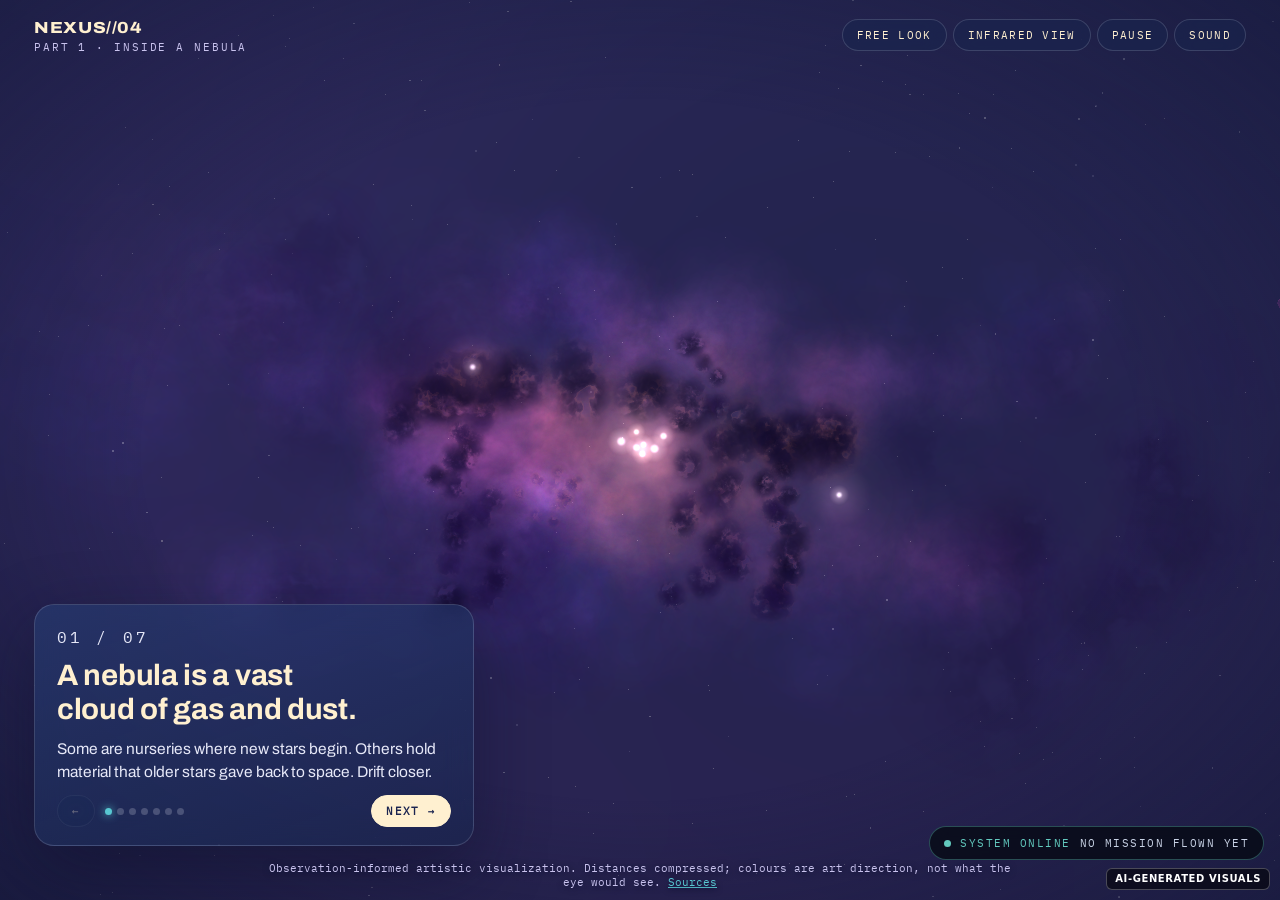
<file: nebula.html>
<!DOCTYPE html>
<html lang="en">
<head>
<meta charset="utf-8">
<meta name="ai-disclosure" content="Code and visuals generated with AI tools; mission research by team NEXUS//04">

<meta name="viewport" content="width=device-width, initial-scale=1, viewport-fit=cover">
<title>Inside a Nebula · NEXUS//04</title>
<meta name="description" content="Fly into a nebula: clouds of gas and dust, the material stars give back to space, and the birth of a protostar. An observation-informed 3D visualization.">
<link rel="icon" href="favicon.svg" type="image/svg+xml">
<meta property="og:title" content="Inside a Nebula · NEXUS//04">
<meta property="og:description" content="A 3D fly-through of a stellar nursery, from cloud to the first protostar.">
<meta property="og:image" content="og.jpg">
<meta name="theme-color" content="#18264f">
<link rel="stylesheet" href="css/status.css">
<link rel="preload" href="fonts/archivo.woff2" as="font" type="font/woff2" crossorigin>
<link rel="stylesheet" href="css/nebula.css">
<link rel="stylesheet" href="css/navigation.css?v=2">
</head>
<body class="nb-page">
<div id="nb-sky" aria-hidden="true"></div>
<div class="nb-veil" aria-hidden="true"></div>

<header class="nb-top">
  <a class="nb-brand" href="index.html"><b>NEXUS//04</b><small>Part 1 · Inside a nebula</small></a>
  <div class="nb-ctl" role="toolbar" aria-label="View controls">
    <button type="button" id="nb-mode" aria-pressed="false" title="Drag or use arrow keys to look around">Free look</button>
    <button type="button" id="nb-layer" aria-pressed="false" title="Switch between visible-light-inspired and infrared-inspired views">Infrared view</button>
    <button type="button" id="nb-pause" aria-pressed="false">Pause</button>
    <button type="button" id="nb-sound" aria-pressed="false" title="Designed atmosphere. Space itself is silent.">Sound</button>
  </div>
</header>

<div class="nb-labels" id="nb-labels" aria-hidden="false"></div>

<section class="nb-panel" id="nb-panel" aria-live="polite">
  <p class="nb-step" id="nb-step">01 / 07</p>
  <h1 id="nb-title">A nebula is a vast cloud of gas and dust.</h1>
  <p id="nb-text"></p>
  <div class="nb-paths" id="nb-paths" hidden>
    <button type="button" data-path="a">How star material spreads</button>
    <button type="button" data-path="b">Inside a stellar nursery</button>
  </div>
  <div class="nb-nav">
    <button type="button" id="nb-back" aria-label="Previous scene">←</button>
    <div class="nb-dots" id="nb-dots" aria-hidden="true"></div>
    <button type="button" id="nb-next" class="nb-go">Next →</button>
  </div>
  <p class="nb-badge" id="nb-badge" hidden>Time compressed</p>
</section>

<div class="nb-info" id="nb-info" role="dialog" aria-modal="false" hidden></div>
<button type="button" class="nb-return" id="nb-return" hidden>Return to guided view</button>
<p class="nb-note">Observation-informed artistic visualization. Distances compressed; colours are art direction, not what the eye would see. <a href="#nb-sources" id="nb-srclink">Sources</a></p>

<aside class="nb-sources" id="nb-sources" hidden>
  <h2>Sources and references</h2>
  <ul>
    <li><a href="https://science.nasa.gov/universe/stories/quick-reads/decoding-nebulae/" target="_blank" rel="noopener">NASA Science: Decoding Nebulae</a></li>
    <li><a href="https://science.nasa.gov/exoplanets/stars/" target="_blank" rel="noopener">NASA Science: Stars and star formation</a></li>
    <li><a href="https://science.nasa.gov/universe/stars/nasa-funded-study-explores-turbulence-in-molecular-clouds/" target="_blank" rel="noopener">NASA Science: Turbulence in molecular clouds</a></li>
    <li><a href="https://science.nasa.gov/asset/hubble/the-pillars-of-creation-and-the-interplay-of-stars-and-dust/" target="_blank" rel="noopener">NASA Science: The Pillars of Creation in 3D</a></li>
    <li><a href="https://science.nasa.gov/asset/webb/star-formation-from-the-carina-nebula-to-the-cosmic-cliffs/" target="_blank" rel="noopener">NASA Science: Star formation in the Carina Nebula</a></li>
    <li><a href="https://science.nasa.gov/asset/hubble/3d-fly-through-of-the-orion-nebula/" target="_blank" rel="noopener">NASA Science: 3D fly-through of the Orion Nebula</a></li>
  </ul>
  <button type="button" id="nb-srcclose">Close</button>
</aside>

<noscript><div class="nb-fallback"><h1>Inside a Nebula</h1><p>This 3D chapter needs JavaScript. A nebula is a vast cloud of gas and dust. Some are stellar nurseries; others are material released by stars near the end of their lives. Dense pockets of cold clouds can collapse under gravity into protostars.</p></div></noscript>
<script type="module" src="js/nebula.js"></script>
<div class="ai-mark" aria-label="Notice: visuals and code on this site were generated with AI tools" style="position:fixed;right:10px;bottom:10px;z-index:2147483000;pointer-events:none;font:600 10px/1 system-ui,sans-serif;letter-spacing:.06em;color:#fff;background:rgba(0,0,0,.55);border:1px solid rgba(255,255,255,.25);padding:5px 8px;border-radius:6px">AI-GENERATED VISUALS</div>
</body>
</html>
</file>
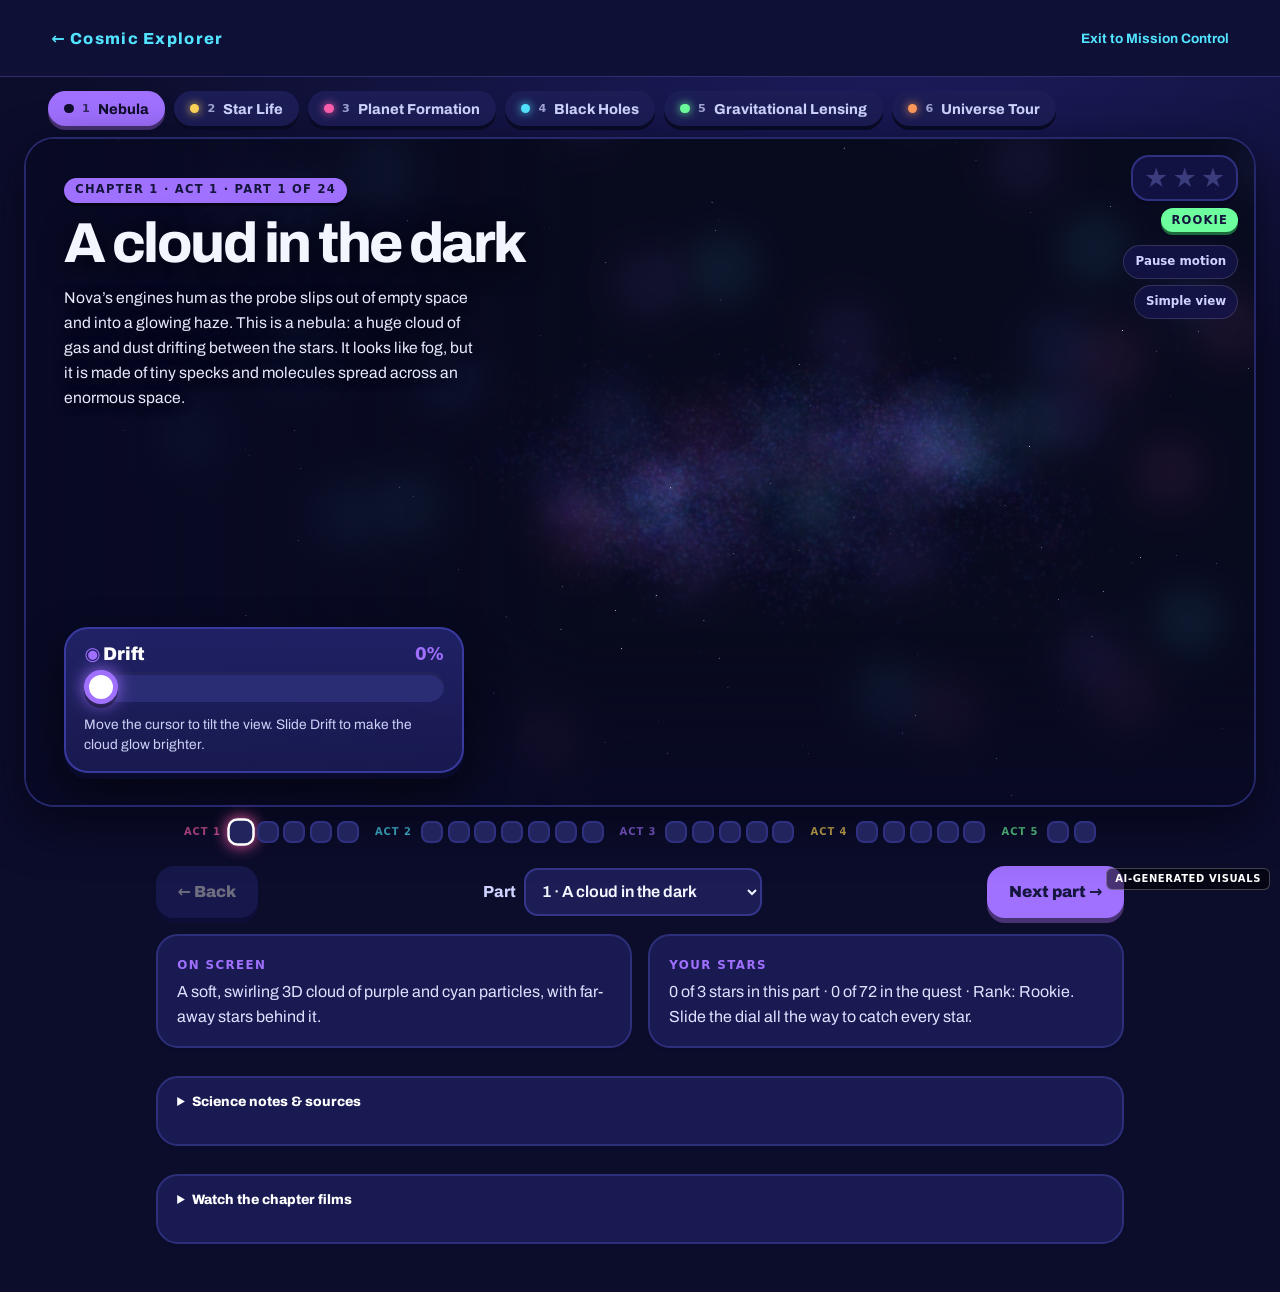
<file: nova.html>
<!doctype html>
<html lang="en">
<head>
<meta charset="utf-8">
<meta name="ai-disclosure" content="Code and visuals generated with AI tools; mission research by team NEXUS//04">

<meta name="viewport" content="width=device-width, initial-scale=1">
<meta name="theme-color" content="#0c0d2a">
<title>Nova’s Quests · NEXUS//04</title>
<link rel="stylesheet" href="css/cosmic.css?v=10">
<link rel="stylesheet" href="css/navigation.css?v=2">
<link rel="stylesheet" href="css/nova.css?v=1">
<link rel="icon" href="favicon.svg" type="image/svg+xml">
</head>
<body class="nova">
<header class="cx-header">
  <a class="cx-brand" href="cosmic.html?v=16#chapters">← Cosmic Explorer</a>
  <a class="cx-back cx-exit" href="./#dash">Exit to Mission Control</a>
</header>
<nav id="nova-series" class="nv-quests" aria-label="Nova quests"></nav>
<main class="nv-main">
  <section class="nv-stage" aria-label="Story scene">
    <div class="nv-caption">
      <p class="nv-eyebrow" id="nova-act"></p>
      <h1 id="nova-title">Nova’s Quest</h1>
      <p id="nova-story"></p>
    </div>
    <div class="nv-view" id="nova-view">
      <div id="nova-viewport"></div>
      <canvas id="nova-diagram" hidden aria-hidden="true"></canvas>
      <canvas id="nova-hud" aria-hidden="true"></canvas>
      <div id="nova-labels" aria-hidden="true"></div>
      <div class="nv-score" aria-live="polite">
        <div class="nv-starset" id="nova-starset"><i>★</i><i>★</i><i>★</i></div>
        <span class="nv-rank" id="nova-rank">Rookie</span>
      </div>
      <p class="nv-hint" id="nova-hint">Drag to look around</p>
      <div class="nv-mode">
        <button id="nova-still" type="button" aria-pressed="false">Pause motion</button>
        <button id="nova-render" type="button">Simple view</button>
        <span id="nova-status"></span>
      </div>
    </div>
    <div class="nv-dial">
      <div class="nv-dial-head"><label for="nova-dial" id="nova-dial-name">Drift</label><output id="nova-dial-value" for="nova-dial">0%</output></div>
      <input id="nova-dial" type="range" min="0" max="100" value="0">
      <p id="nova-move"></p>
    </div>
  </section>
  <div class="nv-track" id="nova-track" aria-label="Story parts"></div>
  <section class="nv-deck" aria-label="Quest controls">
    <div class="nv-nav">
      <button id="nova-prev" class="nv-btn" type="button" aria-label="Previous story part">← Back</button>
      <label for="nova-part" class="nv-part">Part <select id="nova-part"></select></label>
      <button id="nova-next" class="nv-btn nv-go" type="button" aria-label="Next story part">Next part →</button>
    </div>
    <div class="nv-cards">
      <article class="nv-card"><h2>On screen</h2><p id="nova-visual"></p></article>
      <article class="nv-card"><h2>Your stars</h2><p id="nova-stars" role="status"></p></article>
    </div>
    <a href="cosmic.html?v=16#chapters" id="nova-star-life" class="nv-btn nv-go nv-continue" hidden>Continue →</a>
    <details class="nv-card"><summary>Science notes &amp; sources</summary><p>Nova is fictional. Scenes simplify size, time, density and color so they are easy to see. The dials change the illustration.</p><p><a id="nova-source" href="https://science.nasa.gov/universe/">NASA science reference</a> · <a href="sources.html">All sources</a></p></details>
    <details id="nova-films" class="nv-card" hidden><summary>Watch the chapter films</summary><div id="nova-film-list"></div></details>
  </section>
</main>
<script type="module" src="js/nova.js?v=18"></script>
<div class="ai-mark" aria-label="Notice: visuals and code on this site were generated with AI tools" style="position:fixed;right:10px;bottom:10px;z-index:2147483000;pointer-events:none;font:600 10px/1 system-ui,sans-serif;letter-spacing:.06em;color:#fff;background:rgba(0,0,0,.55);border:1px solid rgba(255,255,255,.25);padding:5px 8px;border-radius:6px">AI-GENERATED VISUALS</div>
</body>
</html>
</file>
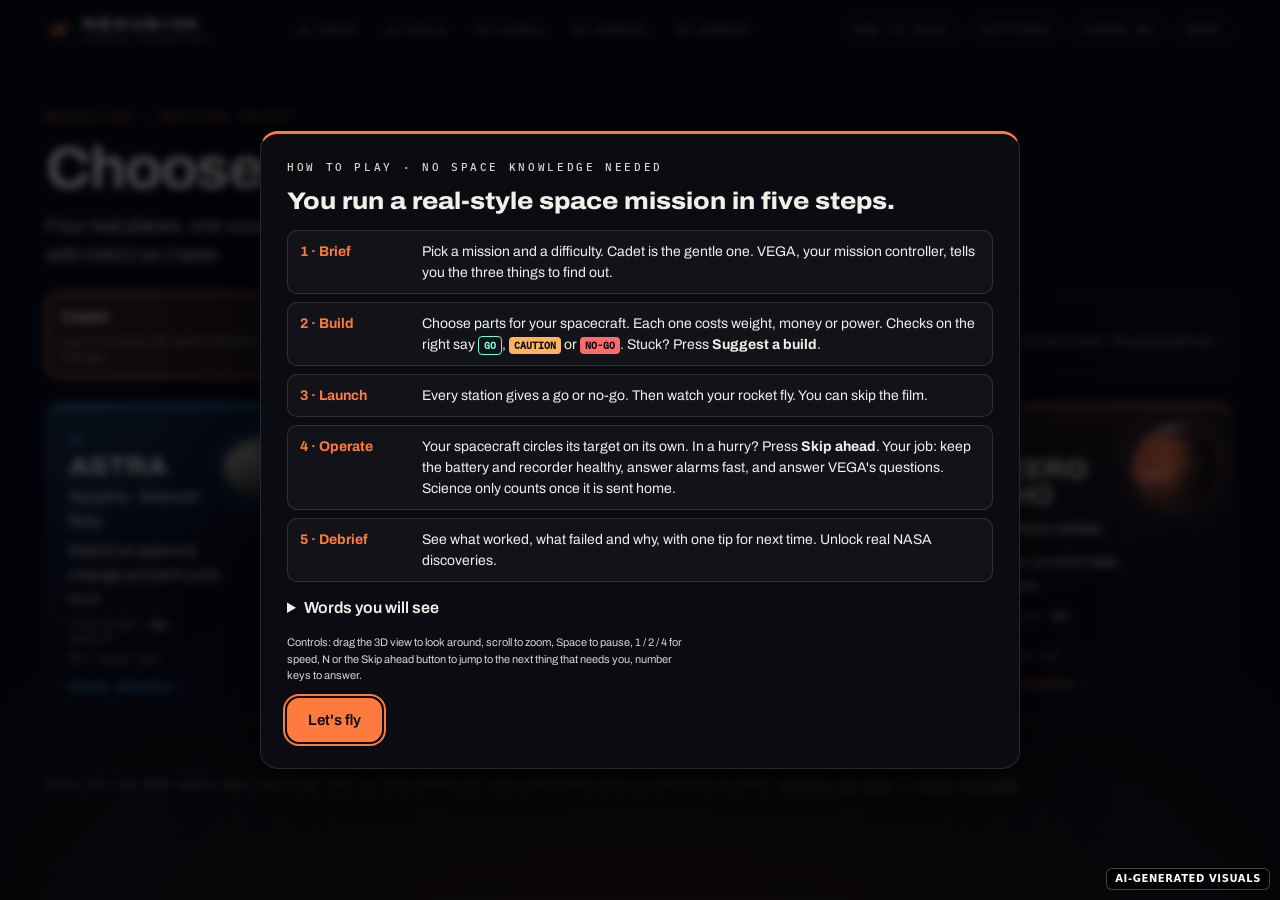
<file: play.html>
<!DOCTYPE html>
<html lang="en">
<head>
<meta charset="utf-8">
<meta name="ai-disclosure" content="Code and visuals generated with AI tools; mission research by team NEXUS//04">

<meta name="viewport" content="width=device-width, initial-scale=1">
<title>NEXUS//04 | Play a mission</title>
<link rel="icon" href="favicon.svg" type="image/svg+xml">
<meta name="theme-color" content="#02030a">
<meta property="og:type" content="website">
<meta property="og:title" content="NEXUS//04 | Play a mission">
<meta property="og:description" content="Design a spacecraft, launch it and run the mission. Can you bring the science home?">
<meta property="og:image" content="https://kshitij7737.github.io/astra-nexus/og.jpg">
<meta name="twitter:card" content="summary_large_image">
<meta name="description" content="Build a spacecraft, launch it, run the mission and bring the science home. Four missions built on NASA sources.">
<link rel="preload" href="fonts/archivo.woff2" as="font" type="font/woff2" crossorigin>
<link rel="stylesheet" href="css/nexus.css">
<link rel="stylesheet" href="css/game.css?v=3">
<link rel="stylesheet" href="css/navigation.css?v=2">
</head>
<body class="gx gx-no3d" data-screen="brief">
<div id="gx-stage" aria-hidden="true"></div>
<header class="nx-top gx-top">
  <a class="nx-brand" href="index.html" aria-label="NEXUS//04 home"><svg viewBox="0 0 32 32" width="26" height="26" aria-hidden="true"><circle cx="16" cy="16" r="5" fill="currentColor"/><ellipse cx="16" cy="16" rx="14" ry="5" fill="none" stroke="currentColor" stroke-width="1.5" transform="rotate(-24 16 16)"/><ellipse cx="16" cy="16" rx="14" ry="5" fill="none" stroke="currentColor" stroke-width="1" opacity=".5" transform="rotate(30 16 16)"/></svg><span><b>NEXUS//04</b><small id="gx-mname">Mission collective</small></span></a>
  <ol class="gx-steps" aria-label="Mission steps"><li>01 Brief</li><li>02 Build</li><li>03 Launch</li><li>04 Operate</li><li>05 Debrief</li></ol>
  <div class="gx-topbtns"><button type="button" id="gx-help" class="nx-pill" aria-haspopup="dialog">How to play</button><button type="button" id="gx-settings" class="nx-pill" aria-haspopup="dialog">Settings</button><button type="button" id="gx-sound" class="nx-pill" aria-pressed="true">Sound on</button><a class="nx-pill" href="index.html">Home</a></div>
</header>
<main>
  <section data-screen="pick" id="gx-pick" hidden></section>
  <section data-screen="brief" id="gx-brief"></section>
  <section data-screen="build" id="gx-build" hidden></section>
  <section data-screen="launch" id="gx-launchscreen" hidden>
    <div class="gx-launchtext" id="gx-launchtext" aria-live="assertive"></div>
    <div class="gx-cast" id="gx-cast" hidden aria-hidden="true">
      <p class="gx-cast__cam" id="gx-castcam"></p>
      <div class="gx-cast__bar">
        <div class="gx-cast__stage" id="gx-caststage">Stage 1</div>
        <div class="gx-cast__read"><span>Speed</span><b id="gx-castv">0</b><small>km/h</small></div>
        <div class="gx-cast__clock" id="gx-castclock">T-00:00:03</div>
        <div class="gx-cast__read"><span>Altitude</span><b id="gx-casth">0.0</b><small>km</small></div>
        <div class="gx-cast__note">Simulated · time compressed</div>
      </div>
      <div class="gx-cast__line"><i id="gx-castfill"></i>
        <em style="left:13.8%">Max-Q</em><em style="left:28.8%">MECO</em><em style="left:38.5%">Fairing</em><em style="left:100%">Orbit</em></div>
    </div>
    <button class="gx-btn gx-skip" id="gx-skip">Skip</button>
  </section>
  <section data-screen="ops" id="gx-ops" hidden></section>
  <section data-screen="debrief" id="gx-debrief" hidden></section>
</main>
<div class="gx-modal" id="gx-pollbox" hidden></div>
<div class="gx-modal" id="gx-setbox" hidden></div>
<div class="gx-modal" id="gx-helpbox" hidden></div>
<div class="gx-toast" id="gx-toast" aria-live="polite"></div>
<div class="gx-lost" id="gx-lost" hidden><b>SIGNAL LOST</b><span id="gx-lostsub"></span></div>
<footer class="gx-foot">Built for the NASA Space Apps Challenge 2026 by team NEXUS//04. Not affiliated with or endorsed by NASA. <a href="sources.html">Sources and data</a> · <a href="cosmic.html?v=15#chapters">Cosmic Explorer</a></footer>
<noscript><p style="padding:2em;color:#eee">This game needs JavaScript.</p></noscript>
<script type="module" src="js/game.js?v=4"></script>
<div class="ai-mark" aria-label="Notice: visuals and code on this site were generated with AI tools" style="position:fixed;right:10px;bottom:10px;z-index:2147483000;pointer-events:none;font:600 10px/1 system-ui,sans-serif;letter-spacing:.06em;color:#fff;background:rgba(0,0,0,.55);border:1px solid rgba(255,255,255,.25);padding:5px 8px;border-radius:6px">AI-GENERATED VISUALS</div>
</body>
</html>
</file>
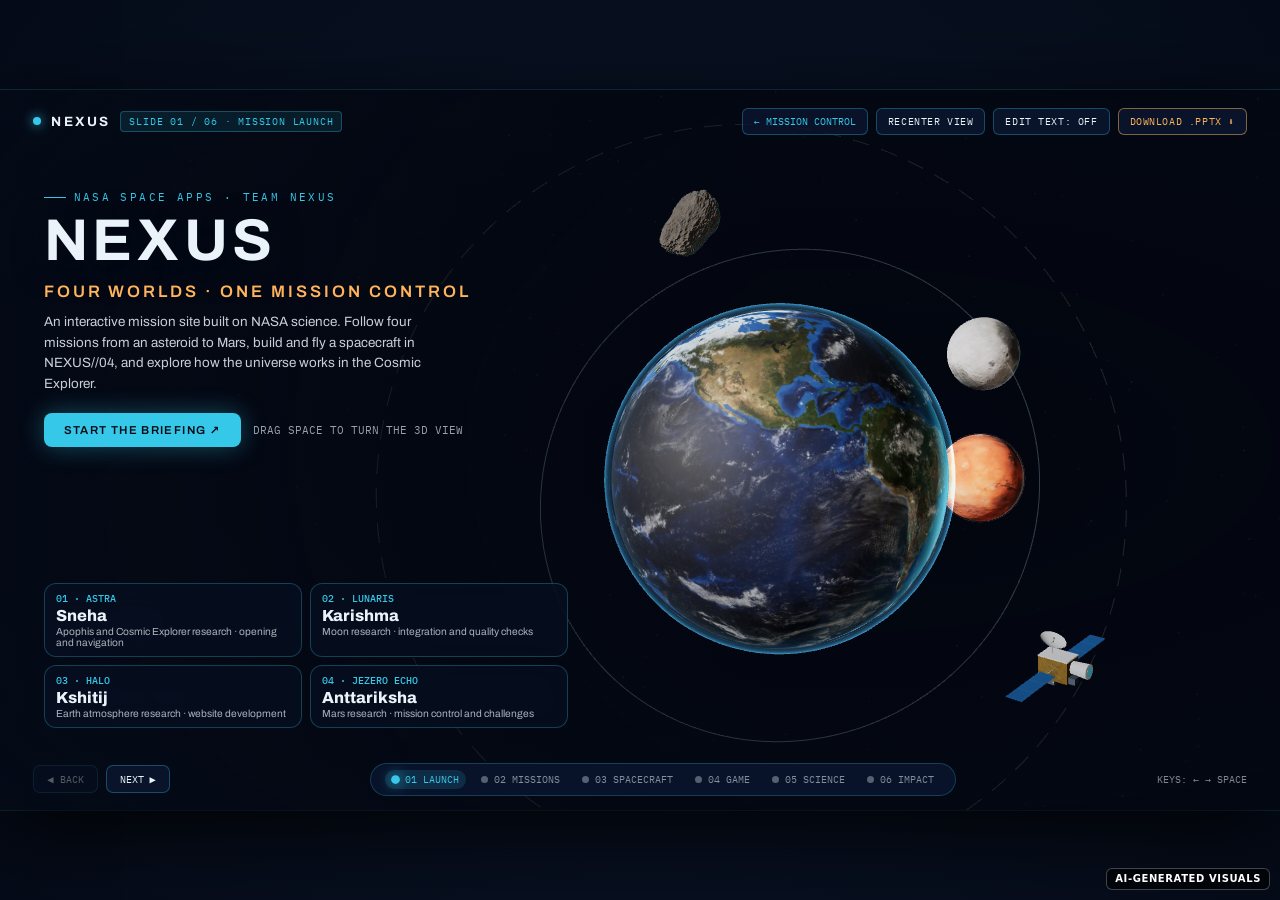
<file: presentation.html>
<!DOCTYPE html>
<html lang="en">
<head>
  <meta charset="UTF-8">
<meta name="ai-disclosure" content="Code and visuals generated with AI tools; mission research by team NEXUS//04">

  <meta name="viewport" content="width=device-width, initial-scale=1.0">
  <meta name="theme-color" content="#050B18">
  <title>Mission Briefing · NEXUS</title>
  <meta name="description" content="A six-slide 3D briefing on the NEXUS missions: ASTRA, LUNARIS, HALO and JEZERO ECHO.">
  <link rel="icon" href="favicon.svg" type="image/svg+xml">
  <style>
    @font-face{font-family:'Archivo';src:url(fonts/archivo.woff2) format('woff2');font-weight:100 900;font-display:swap}
    @font-face{font-family:'IBM Plex Mono';src:url(fonts/plex-mono-400.woff2) format('woff2');font-weight:400;font-display:swap}
    @font-face{font-family:'IBM Plex Mono';src:url(fonts/plex-mono-500.woff2) format('woff2');font-weight:500 700;font-display:swap}
    :root {
      --navy: #050B18;
      --midnight: #0B1730;
      --cosmic: #122B4A;
      --cyan: #36C8E8;
      --white: #EAF2FA;
      --amber: #FFB45C;
      --panel-bg: rgba(11, 23, 48, 0.72);
      --panel-border: rgba(54, 200, 232, 0.28);
      --amber-border: rgba(255, 180, 92, 0.42);
    }

    * {
      box-sizing: border-box;
      margin: 0;
      padding: 0;
    }

    html, body {
      width: 100%;
      height: 100%;
      background: var(--navy);
      color: var(--white);
      font-family: 'Archivo', system-ui, -apple-system, sans-serif;
      overflow: hidden;
      user-select: none;
    }

    /* Outer viewport centering 16:9 widescreen stage */
    #app-shell {
      width: 100vw;
      height: 100vh;
      display: flex;
      align-items: center;
      justify-content: center;
      background: radial-gradient(circle at center, #091428 0%, #050B18 100%);
      position: relative;
    }

    #stage-16x9 {
      position: relative;
      width: min(100vw, calc(100vh * 16 / 9));
      height: min(100vh, calc(100vw * 9 / 16));
      background: var(--navy);
      overflow: hidden;
      box-shadow: 0 24px 80px rgba(0, 0, 0, 0.85), 0 0 0 1px rgba(54, 200, 232, 0.18);
    }

    /* Continuous 3D Deep Space Canvas */
    #space-canvas {
      position: absolute;
      inset: 0;
      width: 100%;
      height: 100%;
      display: block;
      z-index: 1;
      cursor: grab;
    }

    #space-canvas:active {
      cursor: grabbing;
    }

    /* Subtle vignette for cinematic depth & typography contrast */
    .cinema-vignette {
      position: absolute;
      inset: 0;
      z-index: 2;
      pointer-events: none;
      background:
        radial-gradient(ellipse at 72% 48%, rgba(5, 11, 24, 0.06) 0%, rgba(5, 11, 24, 0.58) 78%, rgba(5, 11, 24, 0.84) 100%),
        linear-gradient(90deg, rgba(5, 11, 24, 0.78) 0%, rgba(5, 11, 24, 0.34) 48%, rgba(5, 11, 24, 0.12) 100%);
    }

    /* Top Mission Telemetry HUD */
    #top-hud {
      position: absolute;
      top: 0;
      left: 0;
      right: 0;
      z-index: 20;
      display: flex;
      align-items: center;
      justify-content: space-between;
      padding: 1.4% 2.6%;
      pointer-events: none;
    }

    .hud-brand {
      display: flex;
      align-items: center;
      gap: 10px;
      pointer-events: auto;
    }

    .hud-pulse {
      width: 8px;
      height: 8px;
      border-radius: 50%;
      background: var(--cyan);
      box-shadow: 0 0 12px var(--cyan);
      animation: pulseDot 2.4s infinite ease-in-out;
    }

    @keyframes pulseDot {
      0%, 100% { opacity: 0.45; transform: scale(0.9); }
      50% { opacity: 1; transform: scale(1.25); }
    }

    .hud-title {
      font-family: 'Archivo', system-ui, sans-serif;
      font-size: clamp(11px, 1.05vw, 15px);
      font-weight: 700;
      letter-spacing: 0.18em;
      color: var(--white);
    }

    .hud-tag {
      font-family: 'IBM Plex Mono', ui-monospace, monospace;
      font-size: clamp(9px, 0.78vw, 11px);
      color: var(--cyan);
      background: rgba(54, 200, 232, 0.1);
      border: 1px solid rgba(54, 200, 232, 0.3);
      padding: 3px 8px;
      border-radius: 4px;
      letter-spacing: 0.08em;
    }

    .hud-controls {
      display: flex;
      align-items: center;
      gap: 8px;
      pointer-events: auto;
    }

    .hud-btn {
      font-family: 'IBM Plex Mono', ui-monospace, monospace;
      font-size: clamp(9px, 0.76vw, 11px);
      letter-spacing: 0.06em;
      color: var(--white);
      background: rgba(11, 23, 48, 0.82);
      border: 1px solid rgba(54, 200, 232, 0.32);
      padding: 6px 11px;
      border-radius: 6px;
      cursor: pointer;
      transition: all 0.2s ease;
      backdrop-filter: blur(10px);
      display: inline-flex;
      align-items: center;
      gap: 6px;
    }

    .hud-btn:hover {
      background: rgba(18, 43, 74, 0.95);
      border-color: var(--cyan);
      box-shadow: 0 0 14px rgba(54, 200, 232, 0.25);
    }

    .hud-btn.active {
      background: rgba(54, 200, 232, 0.18);
      border-color: var(--cyan);
      color: var(--cyan);
    }

    .hud-btn.amber-btn {
      border-color: rgba(255, 180, 92, 0.5);
      color: var(--amber);
    }

    .hud-btn.amber-btn:hover {
      background: rgba(255, 180, 92, 0.16);
      border-color: var(--amber);
      box-shadow: 0 0 16px rgba(255, 180, 92, 0.28);
    }

    /* Slide Container */
    #slides-layer {
      position: absolute;
      inset: 0;
      z-index: 10;
      pointer-events: none;
    }

    .slide {
      position: absolute;
      inset: 0;
      padding: 5.8% 3.4% 6.4% 3.4%;
      display: flex;
      flex-direction: column;
      justify-content: space-between;
      opacity: 0;
      visibility: hidden;
      transform: translateY(10px);
      transition: opacity 0.65s cubic-bezier(0.22, 1, 0.36, 1), transform 0.65s cubic-bezier(0.22, 1, 0.36, 1), visibility 0.65s;
      pointer-events: none;
    }

    .slide.active {
      opacity: 1;
      visibility: visible;
      transform: translateY(0);
    }

    .interactive-zone {
      pointer-events: auto;
    }

    /* Typography System */
    .kicker {
      font-family: 'IBM Plex Mono', ui-monospace, monospace;
      font-size: clamp(10px, 0.85vw, 12px);
      letter-spacing: 0.22em;
      text-transform: uppercase;
      color: var(--cyan);
      margin-bottom: 6px;
      display: flex;
      align-items: center;
      gap: 8px;
    }

    .kicker::before {
      content: "";
      width: 22px;
      height: 1.5px;
      background: var(--cyan);
      display: inline-block;
    }

    .hero-title {
      font-family: 'Archivo', system-ui, sans-serif;
      font-size: clamp(32px, 4.4vw, 64px);
      font-weight: 700;
      letter-spacing: 0.08em;
      line-height: 1.04;
      color: var(--white);
      text-shadow: 0 8px 32px rgba(5, 11, 24, 0.85);
    }

    .slide-title {
      font-family: 'Archivo', system-ui, sans-serif;
      font-size: clamp(20px, 2.3vw, 34px);
      font-weight: 700;
      letter-spacing: 0.04em;
      line-height: 1.15;
      color: var(--white);
    }

    .slide-subtitle {
      font-size: clamp(11px, 1.02vw, 15px);
      color: rgba(234, 242, 250, 0.78);
      max-width: 56ch;
      line-height: 1.45;
      margin-top: 4px;
    }

    /* Glass Panels */
    .glass-card {
      background: var(--panel-bg);
      border: 1px solid var(--panel-border);
      border-radius: 12px;
      backdrop-filter: blur(12px);
      padding: clamp(10px, 1.15vw, 16px);
      transition: all 0.25s ease;
    }

    .glass-card.clickable {
      cursor: pointer;
    }

    .glass-card.clickable:hover,
    .glass-card.selected {
      background: rgba(18, 43, 74, 0.86);
      border-color: var(--cyan);
      box-shadow: 0 8px 28px rgba(5, 11, 24, 0.6), 0 0 18px rgba(54, 200, 232, 0.18);
      transform: translateY(-2px);
    }

    .glass-card.amber-accent {
      border-color: var(--amber-border);
    }

    .glass-card.amber-accent.selected,
    .glass-card.amber-accent:hover {
      border-color: var(--amber);
      box-shadow: 0 8px 28px rgba(5, 11, 24, 0.6), 0 0 18px rgba(255, 180, 92, 0.2);
    }

    /* Editable Text Indicator */
    body.edit-mode [data-editable] {
      outline: 1px dashed rgba(255, 180, 92, 0.75);
      outline-offset: 3px;
      border-radius: 3px;
      cursor: text;
      pointer-events: auto !important;
    }

    body.edit-mode [data-editable]:focus {
      outline: 1.5px solid var(--amber);
      background: rgba(18, 43, 74, 0.92);
    }

    /* Slide 1 Specific Layout */
    .s1-hero {
      max-width: 54%;
      margin-top: 2.2%;
    }

    .s1-tagline {
      font-family: 'Archivo', system-ui, sans-serif;
      font-size: clamp(13px, 1.3vw, 19px);
      font-weight: 600;
      letter-spacing: 0.18em;
      color: var(--amber);
      margin-top: 10px;
    }

    .s1-desc {
      font-size: clamp(12px, 1.05vw, 15px);
      line-height: 1.55;
      color: rgba(234, 242, 250, 0.85);
      margin-top: 12px;
      max-width: 48ch;
    }

    .s1-cta-row {
      display: flex;
      align-items: center;
      gap: 12px;
      margin-top: 18px;
    }

    .primary-cta {
      font-family: 'Archivo', system-ui, sans-serif;
      font-size: clamp(11px, 0.9vw, 13px);
      font-weight: 600;
      letter-spacing: 0.12em;
      color: var(--navy);
      background: var(--cyan);
      border: none;
      padding: 10px 20px;
      border-radius: 8px;
      cursor: pointer;
      transition: all 0.25s ease;
      box-shadow: 0 0 24px rgba(54, 200, 232, 0.35);
    }

    .primary-cta:hover {
      background: #5ad7f2;
      transform: translateY(-1px);
      box-shadow: 0 0 32px rgba(54, 200, 232, 0.55);
    }

    .team-grid {
      display: grid;
      grid-template-columns: repeat(4, 1fr);
      gap: 12px;
      width: 100%;
    }

    .team-num {
      font-family: 'IBM Plex Mono', ui-monospace, monospace;
      font-size: clamp(10px, 0.8vw, 12px);
      color: var(--cyan);
      font-weight: 600;
    }

    .team-role {
      font-family: 'Archivo', system-ui, sans-serif;
      font-size: clamp(11px, 0.95vw, 14px);
      font-weight: 700;
      color: var(--white);
      margin-top: 3px;
    }

    .team-scope {
      font-size: clamp(10px, 0.8vw, 12px);
      color: rgba(234, 242, 250, 0.72);
      margin-top: 2px;
    }

    /* Slide 2 Layout */
    .s2-body {
      display: grid;
      grid-template-columns: 1.15fr 0.85fr;
      gap: 18px;
      align-items: end;
      height: 100%;
      margin-top: 10px;
    }

    .missions-grid {
      display: grid;
      grid-template-columns: repeat(2, 1fr);
      gap: 11px;
    }

    .mission-badge {
      font-family: 'IBM Plex Mono', ui-monospace, monospace;
      font-size: clamp(9px, 0.75vw, 11px);
      letter-spacing: 0.1em;
      color: var(--cyan);
      display: flex;
      justify-content: space-between;
      align-items: center;
    }

    .mission-name {
      font-family: 'Archivo', system-ui, sans-serif;
      font-size: clamp(15px, 1.35vw, 20px);
      font-weight: 700;
      color: var(--white);
      margin: 4px 0;
    }

    .mission-metric {
      font-family: 'Archivo', system-ui, sans-serif;
      font-size: clamp(16px, 1.55vw, 23px);
      font-weight: 700;
      color: var(--amber);
      margin: 2px 0;
    }

    .mission-text {
      font-size: clamp(10px, 0.82vw, 12.5px);
      line-height: 1.4;
      color: rgba(234, 242, 250, 0.82);
    }

    .s2-focus-panel {
      align-self: end;
    }

    /* Slide 3 Layout */
    .s3-grid {
      display: grid;
      grid-template-columns: 36% 1fr 27%;
      gap: 14px;
      align-items: center;
      flex: 1;
      margin: 8px 0;
    }

    .subsystem-list {
      display: flex;
      flex-direction: column;
      gap: 9px;
    }

    .sub-title {
      font-family: 'Archivo', system-ui, sans-serif;
      font-size: clamp(12px, 1vw, 15px);
      font-weight: 600;
      color: var(--white);
      display: flex;
      align-items: center;
      justify-content: space-between;
    }

    .sub-desc {
      font-size: clamp(10px, 0.8vw, 12px);
      color: rgba(234, 242, 250, 0.76);
      margin-top: 3px;
      line-height: 1.38;
    }

    .arch-flow {
      display: flex;
      flex-direction: column;
      gap: 8px;
    }

    .flow-node {
      display: flex;
      align-items: center;
      gap: 10px;
      padding: 8px 10px;
      border-radius: 8px;
      background: rgba(5, 11, 24, 0.65);
      border: 1px solid rgba(54, 200, 232, 0.25);
    }

    .flow-step {
      font-family: 'IBM Plex Mono', ui-monospace, monospace;
      font-size: 11px;
      color: var(--amber);
      font-weight: 600;
    }

    /* Slide 4 Mission Configurator */
    .s4-layout {
      display: grid;
      grid-template-columns: 1.25fr 0.75fr;
      gap: 16px;
      flex: 1;
      align-items: center;
      margin: 8px 0;
    }

    .config-steps {
      display: grid;
      grid-template-columns: repeat(2, 1fr);
      gap: 10px;
    }

    /* Slide 3 3D-Projected Spacecraft Callout Pin */
    #sc-callout-pin {
      position: absolute;
      z-index: 15;
      pointer-events: none;
      transform: translate(-50%, -125%);
      display: none;
      align-items: center;
      gap: 7px;
      background: rgba(5, 11, 24, 0.88);
      border: 1px solid var(--cyan);
      border-radius: 8px;
      padding: 5px 11px;
      box-shadow: 0 0 20px rgba(54, 200, 232, 0.32);
      backdrop-filter: blur(8px);
      transition: border-color 0.25s ease;
    }

    #sc-callout-pin.visible {
      display: flex;
    }

    #sc-callout-pin .pin-dot {
      width: 7px;
      height: 7px;
      border-radius: 50%;
      background: var(--amber);
      box-shadow: 0 0 8px var(--amber);
    }

    #sc-callout-pin .pin-text {
      font-family: 'IBM Plex Mono', ui-monospace, monospace;
      font-size: 10px;
      color: var(--white);
      white-space: nowrap;
      letter-spacing: 0.06em;
    }

    /* Slide 4 NEXUS in-game configurator HUD */
    .game-hud-shell {
      display: flex;
      flex-direction: column;
      justify-content: space-between;
      gap: 10px;
      flex: 1;
      margin: 4px 0;
    }

    .game-topbar {
      display: flex;
      align-items: center;
      justify-content: space-between;
      padding: 7px 14px;
      border-radius: 10px;
      background: rgba(11, 23, 48, 0.78);
      border: 1px solid rgba(54, 200, 232, 0.32);
      backdrop-filter: blur(12px);
    }

    .game-topbar-left {
      display: flex;
      align-items: center;
      gap: 12px;
    }

    .game-mode-badge {
      font-family: 'IBM Plex Mono', ui-monospace, monospace;
      font-size: 10px;
      font-weight: 600;
      letter-spacing: 0.14em;
      color: var(--navy);
      background: var(--cyan);
      padding: 3px 9px;
      border-radius: 5px;
    }

    .game-main-grid {
      display: grid;
      grid-template-columns: 1.32fr 0.68fr;
      gap: 12px;
      align-items: stretch;
      flex: 1;
    }

    .game-cards-2x2 {
      display: grid;
      grid-template-columns: repeat(2, 1fr);
      gap: 10px;
    }

    .game-card {
      background: rgba(11, 23, 48, 0.8);
      border: 1px solid rgba(54, 200, 232, 0.28);
      border-radius: 11px;
      padding: 11px 13px;
      backdrop-filter: blur(12px);
      display: flex;
      flex-direction: column;
      justify-content: space-between;
      transition: all 0.22s ease;
    }

    .game-card:hover, .game-card.focused-card {
      border-color: var(--cyan);
      background: rgba(18, 43, 74, 0.88);
      box-shadow: 0 0 20px rgba(54, 200, 232, 0.16);
    }

    .game-card-head {
      display: flex;
      align-items: center;
      justify-content: space-between;
    }

    .game-step-num {
      font-family: 'Archivo', system-ui, sans-serif;
      font-size: 16px;
      font-weight: 700;
      color: var(--cyan);
      letter-spacing: 0.06em;
    }

    .game-open-pill {
      font-family: 'IBM Plex Mono', ui-monospace, monospace;
      font-size: 9.5px;
      color: var(--amber);
      border: 1px solid rgba(255, 180, 92, 0.45);
      background: rgba(255, 180, 92, 0.08);
      padding: 2px 8px;
      border-radius: 999px;
      cursor: pointer;
      transition: all 0.2s ease;
    }

    .game-open-pill:hover {
      background: rgba(255, 180, 92, 0.22);
      border-color: var(--amber);
    }

    .game-card-title {
      font-family: 'Archivo', system-ui, sans-serif;
      font-size: clamp(13px, 1.08vw, 15.5px);
      font-weight: 600;
      color: var(--white);
      margin-top: 3px;
    }

    .pill-group {
      display: flex;
      flex-wrap: wrap;
      gap: 5px;
      margin-top: 7px;
    }

    .cfg-pill {
      font-family: 'Archivo', system-ui, sans-serif;
      font-size: clamp(10px, 0.78vw, 11.5px);
      padding: 4px 9px;
      border-radius: 6px;
      background: rgba(5, 11, 24, 0.78);
      border: 1px solid rgba(54, 200, 232, 0.25);
      color: rgba(234, 242, 250, 0.84);
      cursor: pointer;
      transition: all 0.2s ease;
    }

    .cfg-pill:hover {
      border-color: var(--cyan);
      color: var(--white);
    }

    .cfg-pill.active {
      background: rgba(54, 200, 232, 0.22);
      border-color: var(--cyan);
      color: var(--cyan);
      font-weight: 600;
      box-shadow: 0 0 12px rgba(54, 200, 232, 0.22);
    }


    /* Slide 4: live game numbers inside the cards */
    .gviz { flex: 1; display: flex; gap: 12px; align-items: center; min-height: 0; margin: 6px 0 2px; }
    .gviz-orb { width: clamp(64px, 7.2vw, 108px); aspect-ratio: 1; object-fit: contain; filter: drop-shadow(0 0 18px rgba(54,200,232,.18)); flex: none; }
    .gviz-txt { font-family: 'Archivo', system-ui, sans-serif; font-size: clamp(10.5px, .82vw, 12.5px); line-height: 1.38; color: rgba(234,242,250,.74); }
    .gviz-txt b { color: var(--white); font-weight: 600; }
    .gviz-k { font-family: 'IBM Plex Mono', ui-monospace, monospace; font-size: 9.5px; letter-spacing: .1em; color: var(--cyan); text-transform: uppercase; }
    .gviz svg { flex: none; width: clamp(84px, 8.4vw, 124px); height: auto; }
    .gviz-stats { display: grid; grid-template-columns: auto auto; gap: 2px 12px; align-content: center; }
    .gviz-big { font-family: 'Archivo', system-ui, sans-serif; font-size: clamp(16px, 1.45vw, 22px); font-weight: 700; color: var(--white); line-height: 1.05; }
    .gviz-meters { flex: 1; display: grid; gap: 9px; }
    .meter-row { display: grid; gap: 4px; }
    .meter-lab { display: flex; justify-content: space-between; font-family: 'IBM Plex Mono', ui-monospace, monospace; font-size: 9.5px; letter-spacing: .06em; color: rgba(234,242,250,.7); }
    .meter-lab b { color: var(--white); font-weight: 500; }
    .meter { position: relative; height: 8px; border-radius: 99px; background: rgba(5,11,24,.9); border: 1px solid rgba(54,200,232,.18); overflow: hidden; }
    .meter i { position: absolute; inset: 0 auto 0 0; border-radius: 99px; background: linear-gradient(90deg, #2fb6d6, #6de3a0); transition: width .5s ease; }
    .meter.bad i { background: linear-gradient(90deg, #ff8a5c, #ff5c6c); }
    .meter u { position: absolute; top: -3px; bottom: -3px; width: 2px; background: var(--amber); text-decoration: none; }
    .meter-note { font-family: 'Archivo', system-ui, sans-serif; font-size: 10.5px; color: rgba(234,242,250,.62); }
    .meter-note.bad { color: #ff9a7a; } .meter-note.ok { color: #7fe6b0; }
    .go-head { display: flex; justify-content: space-between; align-items: center; margin-top: 12px; font-family: 'IBM Plex Mono', ui-monospace, monospace; font-size: 9.5px; letter-spacing: .12em; color: var(--amber); }
    .go-verdict { padding: 2px 9px; border-radius: 99px; border: 1px solid currentColor; letter-spacing: .1em; }
    .go-verdict.go { color: #6de3a0; } .go-verdict.nogo { color: #ff7a6a; }
    .go-list { display: grid; gap: 3px; margin-top: 6px; }
    .go-row { display: grid; grid-template-columns: 16px 1fr auto; gap: 6px; align-items: center; font-family: 'Archivo', system-ui, sans-serif; font-size: 11px; color: rgba(234,242,250,.82); padding: 3px 0; border-bottom: 1px solid rgba(54,200,232,.08); }
    .go-row em { font-style: normal; font-family: 'IBM Plex Mono', ui-monospace, monospace; font-size: 9.5px; color: rgba(234,242,250,.55); }
    .go-row span:first-child { font-weight: 700; } .go-row.ok span:first-child { color: #6de3a0; } .go-row.bad span:first-child { color: #ff7a6a; }
    .go-row.flash { animation: goflash .5s ease; }
    @keyframes goflash { 0% { background: rgba(54,200,232,.25); } 100% { background: transparent; } }
    @media (max-width: 900px) { .gviz { flex-direction: column; align-items: flex-start; } }

    .game-console-panel {
      background: rgba(11, 23, 48, 0.84);
      border: 1px solid rgba(255, 180, 92, 0.44);
      border-radius: 12px;
      padding: 13px 14px;
      backdrop-filter: blur(12px);
      display: flex;
      flex-direction: column;
      justify-content: space-between;
    }

    .sim-track {
      display: flex;
      flex-direction: column;
      gap: 5px;
      margin: 8px 0;
    }

    .sim-step-row {
      display: flex;
      align-items: center;
      justify-content: space-between;
      font-family: 'IBM Plex Mono', ui-monospace, monospace;
      font-size: 10px;
      padding: 4px 8px;
      border-radius: 6px;
      background: rgba(5, 11, 24, 0.65);
      border: 1px solid rgba(54, 200, 232, 0.16);
      color: rgba(234, 242, 250, 0.65);
      transition: all 0.25s ease;
    }

    .sim-step-row.done {
      border-color: rgba(54, 200, 232, 0.55);
      color: var(--cyan);
      background: rgba(54, 200, 232, 0.1);
    }

    .sim-step-row.running {
      border-color: var(--amber);
      color: var(--amber);
      background: rgba(255, 180, 92, 0.14);
    }

    .game-jump-bar {
      display: flex;
      align-items: center;
      justify-content: space-between;
      gap: 8px;
      padding: 6px 12px;
      border-radius: 9px;
      background: rgba(5, 11, 24, 0.78);
      border: 1px solid rgba(54, 200, 232, 0.22);
    }

    .jump-links {
      display: flex;
      flex-wrap: wrap;
      gap: 7px;
    }

    .jump-btn {
      font-family: 'IBM Plex Mono', ui-monospace, monospace;
      font-size: 10px;
      color: var(--white);
      background: rgba(18, 43, 74, 0.75);
      border: 1px solid rgba(54, 200, 232, 0.32);
      padding: 4px 10px;
      border-radius: 6px;
      cursor: pointer;
      transition: all 0.2s ease;
    }

    .jump-btn:hover {
      border-color: var(--amber);
      color: var(--amber);
    }

    /* Slide 5: Scientific Data & Exploration Domains */
    .s5-grid {
      display: grid;
      grid-template-columns: 1.05fr 0.95fr;
      gap: 14px;
      flex: 1;
      align-items: stretch;
      margin: 8px 0;
    }

    .bar-chart {
      display: flex;
      flex-direction: column;
      gap: 10px;
      margin-top: 10px;
    }

    .bar-row {
      display: flex;
      flex-direction: column;
      gap: 4px;
    }

    .bar-label-row {
      display: flex;
      justify-content: space-between;
      font-family: 'IBM Plex Mono', ui-monospace, monospace;
      font-size: 10.5px;
      color: var(--white);
    }

    .bar-track {
      width: 100%;
      height: 8px;
      border-radius: 999px;
      background: rgba(5, 11, 24, 0.85);
      border: 1px solid rgba(54, 200, 232, 0.22);
      overflow: hidden;
    }

    .bar-fill {
      height: 100%;
      border-radius: 999px;
      background: linear-gradient(90deg, var(--cyan), #6EE2FA);
      transition: width 0.6s ease;
    }

    .bar-fill.amber {
      background: linear-gradient(90deg, var(--amber), #FFD296);
    }

    .domain-tags {
      display: flex;
      flex-wrap: wrap;
      gap: 6px;
      margin-top: 8px;
    }

    .domain-tag {
      font-family: 'IBM Plex Mono', ui-monospace, monospace;
      font-size: 10px;
      padding: 5px 9px;
      border-radius: 6px;
      background: rgba(5, 11, 24, 0.78);
      border: 1px solid rgba(54, 200, 232, 0.26);
      color: rgba(234, 242, 250, 0.82);
      cursor: pointer;
      transition: all 0.2s ease;
    }

    .domain-tag:hover,
    .domain-tag.active {
      border-color: var(--cyan);
      background: rgba(54, 200, 232, 0.2);
      color: var(--cyan);
    }

    /* Slide 6 Conclusion */
    .s6-layout {
      display: flex;
      flex-direction: column;
      justify-content: space-between;
      height: 100%;
      margin-top: 6px;
    }

    .impact-grid {
      display: grid;
      grid-template-columns: repeat(3, 1fr);
      gap: 14px;
      max-width: 78%;
    }

    .closing-quote {
      max-width: 68%;
      padding: 14px 18px;
      border-left: 3px solid var(--amber);
      background: rgba(11, 23, 48, 0.78);
      border-radius: 0 10px 10px 0;
      backdrop-filter: blur(12px);
    }

    .closing-quote p {
      font-family: 'Archivo', system-ui, sans-serif;
      font-size: clamp(13px, 1.25vw, 18px);
      line-height: 1.45;
      color: var(--white);
    }

    /* Bottom Navigation Bar */
    #bottom-nav {
      position: absolute;
      bottom: 0;
      left: 0;
      right: 0;
      z-index: 20;
      display: flex;
      align-items: center;
      justify-content: space-between;
      padding: 1.1% 2.6%;
      pointer-events: none;
    }

    .nav-cluster {
      display: flex;
      align-items: center;
      gap: 8px;
      pointer-events: auto;
    }

    .slide-dots {
      display: flex;
      align-items: center;
      gap: 8px;
      background: rgba(11, 23, 48, 0.8);
      border: 1px solid rgba(54, 200, 232, 0.24);
      padding: 6px 14px;
      border-radius: 999px;
      backdrop-filter: blur(10px);
      pointer-events: auto;
    }

    .dot-btn {
      display: flex;
      align-items: center;
      gap: 6px;
      background: transparent;
      border: none;
      color: rgba(234, 242, 250, 0.55);
      font-family: 'IBM Plex Mono', ui-monospace, monospace;
      font-size: clamp(9px, 0.76vw, 11px);
      cursor: pointer;
      padding: 3px 7px;
      border-radius: 999px;
      transition: all 0.2s ease;
    }

    .dot-btn .pip {
      width: 7px;
      height: 7px;
      border-radius: 50%;
      background: rgba(234, 242, 250, 0.35);
      transition: all 0.2s ease;
    }

    .dot-btn.active {
      color: var(--cyan);
      background: rgba(54, 200, 232, 0.14);
    }

    .dot-btn.active .pip {
      background: var(--cyan);
      box-shadow: 0 0 10px var(--cyan);
      transform: scale(1.25);
    }

    .dot-btn:hover {
      color: var(--white);
    }

    .nav-arrow {
      font-family: 'IBM Plex Mono', ui-monospace, monospace;
      font-size: clamp(10px, 0.82vw, 12px);
      color: var(--white);
      background: rgba(11, 23, 48, 0.85);
      border: 1px solid rgba(54, 200, 232, 0.32);
      padding: 6px 13px;
      border-radius: 7px;
      cursor: pointer;
      transition: all 0.2s ease;
      backdrop-filter: blur(10px);
    }

    .nav-arrow:hover:not(:disabled) {
      border-color: var(--cyan);
      background: rgba(18, 43, 74, 0.95);
    }

    .nav-arrow:disabled {
      opacity: 0.35;
      cursor: not-allowed;
    }

    /* Toast Notification */
    #toast {
      position: absolute;
      top: 54px;
      right: 2.6%;
      z-index: 40;
      background: rgba(11, 23, 48, 0.95);
      border: 1px solid var(--cyan);
      color: var(--white);
      font-family: 'IBM Plex Mono', ui-monospace, monospace;
      font-size: 11px;
      padding: 9px 14px;
      border-radius: 8px;
      box-shadow: 0 12px 32px rgba(0, 0, 0, 0.7);
      opacity: 0;
      transform: translateY(-8px);
      pointer-events: none;
      transition: all 0.28s ease;
      max-width: 380px;
    }

    #toast.show {
      opacity: 1;
      transform: translateY(0);
    }

    .hud-link{font-family:'IBM Plex Mono',ui-monospace,monospace;font-size:clamp(9px,.76vw,11px);color:var(--cyan);text-decoration:none;border:1px solid rgba(54,200,232,.32);padding:6px 11px;border-radius:6px;background:rgba(11,23,48,.82)}
    .hud-link:hover{border-color:var(--cyan);color:var(--white)}
    .team-name{font-family:'Archivo',system-ui,sans-serif;font-size:clamp(14px,1.25vw,19px);font-weight:800;color:var(--white);margin-top:2px}
    a.primary-cta,a.jump-btn{text-decoration:none;display:inline-block}
    .spec-list{display:flex;flex-direction:column;gap:4px;margin-top:6px;font-family:'IBM Plex Mono',ui-monospace,monospace;font-size:10px;color:rgba(234,242,250,.78)}
    .spec-list b{color:var(--cyan);font-weight:500}
    .fact-big{font-family:'Archivo',system-ui,sans-serif;font-weight:800;font-size:clamp(15px,1.4vw,21px);color:var(--amber)}
    .src{font-family:'IBM Plex Mono',ui-monospace,monospace;font-size:9px;color:rgba(234,242,250,.5);margin-top:3px}
    .src a{color:rgba(54,200,232,.8)}
    @media (max-width:820px),(max-height:520px){
      #stage-16x9{width:100vw;height:auto;min-height:100vh;overflow:visible}
      html,body{overflow:auto}
      #slides-layer{position:relative}
      .slide{position:relative;display:none;padding:70px 16px 90px}
      .slide.active{display:flex}
      #space-canvas,.cinema-vignette{position:fixed}
      .team-grid,.missions-grid,.config-steps,.game-cards-2x2,.impact-grid{grid-template-columns:1fr 1fr}
      .s2-body,.s3-grid,.s5-grid,.game-main-grid{grid-template-columns:1fr}
      .s1-hero,.impact-grid,.closing-quote{max-width:100%}
      #bottom-nav{position:fixed}.slide-dots{display:none}
      .hud-controls .hud-btn:not(.amber-btn){display:none}
      .hud-tag,#bottom-nav > div:last-child{display:none}
    }

    /* ---- NEXUS 3D layout pass: cards sit around the models, never over them ---- */
    #scene-overlay { position: absolute; inset: 0; z-index: 3; pointer-events: none; }
    #scene-overlay svg { position: absolute; inset: 0; width: 100%; height: 100%; overflow: visible; }
    #scene-overlay line { stroke: rgba(54,200,232,.55); stroke-width: 1; }
    #scene-overlay line.on { stroke: var(--amber); stroke-width: 1.5; }
    #scene-overlay circle { fill: rgba(54,200,232,.9); } #scene-overlay circle.on { fill: var(--amber); }
    .callout { position: absolute; pointer-events: auto; cursor: pointer; font-family: 'IBM Plex Mono', ui-monospace, monospace; font-size: clamp(9px, .72vw, 11px); letter-spacing: .06em; color: rgba(234,242,250,.85); background: rgba(5,11,24,.72); border: 1px solid rgba(54,200,232,.35); padding: 3px 8px; border-radius: 6px; white-space: nowrap; }
    .callout.on { color: var(--amber); border-color: var(--amber); background: rgba(30,18,5,.8); }
    .orbit-label { position: absolute; transform: translate(10px, -50%); font-family: 'IBM Plex Mono', ui-monospace, monospace; font-size: clamp(9px, .72vw, 11px); color: rgba(234,242,250,.7); background: rgba(5,11,24,.7); border: 1px solid rgba(54,200,232,.3); padding: 2px 7px; border-radius: 5px; white-space: nowrap; }
    .orbit-label.on { color: var(--amber); border-color: var(--amber); }
    #space-canvas.warp { animation: warpIn .7s ease; } @keyframes warpIn { from { opacity: 0; filter: blur(6px); } to { opacity: 1; filter: none; } }
    .cinema-vignette { background: radial-gradient(ellipse at 66% 50%, rgba(5,11,24,0) 0%, rgba(5,11,24,.35) 75%, rgba(5,11,24,.7) 100%), linear-gradient(90deg, rgba(5,11,24,.62) 0%, rgba(5,11,24,.18) 40%, rgba(5,11,24,0) 60%) !important; }
    .glass-card { background: rgba(8, 17, 36, 0.62) !important; }
    /* slide 1 */
    .s1-hero { max-width: 44% !important; }
    .hero-title { font-size: clamp(34px, 4.6vw, 70px) !important; }
    .team-grid { grid-template-columns: repeat(2, 1fr) !important; max-width: 44%; gap: 8px !important; }
    .team-grid .glass-card { padding: 8px 11px !important; }
    /* slide 2 */
    .s2-body { grid-template-columns: 40% 1fr !important; align-items: end; }
    .s2-left { display: flex; flex-direction: column; gap: 9px; }
    .missions-grid { gap: 7px !important; }
    .missions-grid .glass-card { padding: 8px 11px !important; }
    .missions-grid .mission-text { font-size: clamp(9.5px, .72vw, 11px); }
    .missions-grid .mission-name { font-size: clamp(13px, 1.1vw, 16px); margin: 2px 0; }
    .missions-grid .mission-metric { font-size: clamp(13px, 1.15vw, 17px); }
    .s2-focus-panel { padding: 10px 12px !important; }
    /* slide 3 */
    .s3-grid { grid-template-columns: 27% 1fr 21% !important; }
    .subsystem-list .glass-card { padding: 9px 12px !important; }
    .arch-flow { padding: 10px !important; gap: 6px !important; }
    .flow-node { padding: 6px 8px !important; }
    .model-pill { font-family: 'IBM Plex Mono', monospace; font-size: 10.5px; color: var(--cyan); background: rgba(5,11,24,.75); padding: 5px 12px; border-radius: 999px; border: 1px solid rgba(54,200,232,.3); }
    .model-pill-note { font-family: 'IBM Plex Mono', monospace; font-size: 9.5px; color: rgba(234,242,250,.55); margin-top: 6px; letter-spacing: .04em; }
    /* slide 4 */
    .game-main-grid { grid-template-columns: 29% 1fr 27% !important; flex: 1; min-height: 0; }
    .game-cards-2x2 { grid-template-columns: 1fr !important; gap: 7px !important; grid-auto-rows: 1fr; }
    .game-card { padding: 8px 11px !important; min-height: 0; justify-content: flex-start !important; gap: 4px; }
    .game-card-title { font-size: clamp(11.5px, .92vw, 13.5px) !important; margin-top: 0 !important; }
    .game-card-head { gap: 8px; } .game-card > div:first-child { display: flex; align-items: center; justify-content: space-between; gap: 8px; }
    .game-card > div:first-child .game-card-head { order: 2; } .game-step-num { font-size: 13px !important; }
    .gviz { margin: 2px 0 !important; flex: 0 1 auto !important; }
    .gviz-txt { font-size: clamp(9.5px, .72vw, 11px) !important; line-height: 1.32 !important; }
    .gviz-stats { grid-template-columns: repeat(4, auto) !important; gap: 0 10px !important; }
    .gviz-big { font-size: clamp(12px, 1.05vw, 16px) !important; } .gviz-big small { font-size: .62em; font-weight: 500; opacity: .7; }
    .gviz-meters { gap: 4px !important; } .meter-note { font-size: 9.5px !important; } .meter { height: 6px !important; }
    .pill-group { margin-top: 3px !important; }
    .cfg-pill { padding: 3px 8px !important; font-size: clamp(9.5px, .72vw, 11px) !important; }
    .game-stage-note { display: flex; align-items: flex-end; justify-content: center; pointer-events: none; }
    .game-stage-note span { font-family: 'IBM Plex Mono', monospace; font-size: 9.5px; letter-spacing: .1em; color: rgba(234,242,250,.6); background: rgba(5,11,24,.6); padding: 3px 9px; border-radius: 99px; border: 1px solid rgba(54,200,232,.2); text-transform: uppercase; }
    .game-console-panel { padding: 11px 13px !important; }
    .sim-track { display: none !important; }
    /* slide 5 */
    .s5-grid { grid-template-columns: 31% 1fr !important; }
    .s5-left { display: flex; flex-direction: column; gap: 9px; }
    .s5-left .glass-card { padding: 10px 12px !important; }
    .inst-card { display: grid; gap: 5px; }
    .inst-row { display: grid; grid-template-columns: auto 1fr; gap: 0 8px; font-size: clamp(9px, .68vw, 10.5px); color: rgba(234,242,250,.72); line-height: 1.32; padding-top: 4px; border-top: 1px solid rgba(54,200,232,.1); }
    .inst-row b { color: var(--cyan); font-weight: 600; } .inst-row i { font-style: normal; font-family: 'IBM Plex Mono', monospace; font-size: 9px; color: var(--amber); text-align: right; } .inst-row span { grid-column: 1 / -1; }
    .s5-right { display: flex; flex-direction: column; justify-content: space-between; align-items: stretch; min-height: 0; }
    .chapter-bar { padding: 9px 12px !important; align-self: stretch; }
    .stage-tags { display: flex; flex-wrap: wrap; gap: 5px; margin-top: 7px; padding-top: 7px; border-top: 1px dashed rgba(54,200,232,.2); }
    .stage-tags[hidden] { display: none; }
    .stage-tag { font-family: 'Archivo', system-ui, sans-serif; font-size: 10.5px; padding: 3px 8px; border-radius: 6px; background: rgba(5,11,24,.7); border: 1px solid rgba(255,180,92,.3); color: rgba(234,242,250,.8); cursor: pointer; }
    .stage-tag.active { border-color: var(--amber); color: var(--amber); background: rgba(255,180,92,.12); }
    .chapter-readout { background: rgba(5,11,24,.62); border: 1px solid rgba(54,200,232,.2); border-radius: 9px; padding: 8px 12px; max-width: 70%; align-self: flex-end; }
    .model-note { display: block; font-style: normal; font-size: .9em; color: rgba(234,242,250,.55); margin-top: 3px; }
    .game-hud-shell { min-height: 0; overflow: hidden; }
    .game-cards-2x2 { grid-template-rows: repeat(4, minmax(0, 1fr)); grid-auto-rows: auto !important; min-height: 0; }
    .game-card { overflow: hidden; }
    .game-console-panel { min-height: 0; overflow: hidden; }
    .go-row { padding: 2px 0 !important; font-size: 10.5px !important; }
    .game-jump-bar { padding: 4px 10px !important; }
    @media (max-width:820px),(max-height:520px){ .cinema-vignette{background:rgba(5,11,24,.6)!important} .s1-hero,.team-grid{max-width:100%!important} .s2-body,.s3-grid,.s5-grid,.game-main-grid{grid-template-columns:1fr!important} .game-stage-note{min-height:240px} .chapter-readout{max-width:100%} #scene-overlay{display:none} }
  </style>
</head>
<body>
  <div id="app-shell">
    <div id="stage-16x9">
      <canvas id="space-canvas" aria-hidden="true"></canvas>
      <div class="cinema-vignette"></div>

      <div id="sc-callout-pin">
        <span class="pin-dot"></span>
        <span class="pin-text" id="sc-pin-label">01 · SCIENCE INSTRUMENTS</span>
      </div>

      <header id="top-hud">
        <div class="hud-brand">
          <span class="hud-pulse"></span>
          <span class="hud-title">NEXUS</span>
          <span class="hud-tag" id="slide-telemetry-tag">SLIDE 01 / 06 · MISSION LAUNCH</span>
        </div>
        <div class="hud-controls">
          <a class="hud-link" href="./#dash">← MISSION CONTROL</a>
          <button class="hud-btn" id="btn-orbit-toggle" title="Put the 3D view back to centre">RECENTER VIEW</button>
          <button class="hud-btn" id="btn-edit-mode" title="Click any text on the slides to change it for this session">EDIT TEXT: OFF</button>
          <button class="hud-btn amber-btn" id="btn-export-pptx" title="Download the six slides as an editable PowerPoint file">DOWNLOAD .PPTX ⬇</button>
        </div>
      </header>

      <div id="toast" role="status"></div>

      <main id="slides-layer">

        <!-- SLIDE 1 -->
        <section class="slide active" data-slide="0" data-tag="SLIDE 01 / 06 · MISSION LAUNCH">
          <div class="s1-hero">
            <div class="kicker" data-editable>NASA SPACE APPS · TEAM NEXUS</div>
            <h1 class="hero-title" data-editable>NEXUS</h1>
            <div class="s1-tagline" data-editable>FOUR WORLDS · ONE MISSION CONTROL</div>
            <p class="s1-desc" data-editable>
              An interactive mission site built on NASA science. Follow four missions from an asteroid to Mars, build and fly a spacecraft in NEXUS//04, and explore how the universe works in the Cosmic Explorer.
            </p>
            <div class="s1-cta-row interactive-zone">
              <button class="primary-cta" onclick="goToSlide(1)">START THE BRIEFING ↗</button>
              <span style="font-family:'IBM Plex Mono',monospace;font-size:11px;color:rgba(234,242,250,0.65);">DRAG SPACE TO TURN THE 3D VIEW</span>
            </div>
          </div>

          <div class="team-grid interactive-zone">
            <div class="glass-card">
              <div class="team-num">01 · ASTRA</div>
              <div class="team-name" data-editable>Sneha</div>
              <div class="team-scope" data-editable>Apophis and Cosmic Explorer research · opening and navigation</div>
            </div>
            <div class="glass-card">
              <div class="team-num">02 · LUNARIS</div>
              <div class="team-name" data-editable>Karishma</div>
              <div class="team-scope" data-editable>Moon research · integration and quality checks</div>
            </div>
            <div class="glass-card">
              <div class="team-num">03 · HALO</div>
              <div class="team-name" data-editable>Kshitij</div>
              <div class="team-scope" data-editable>Earth atmosphere research · website development</div>
            </div>
            <div class="glass-card">
              <div class="team-num">04 · JEZERO ECHO</div>
              <div class="team-name" data-editable>Anttariksha</div>
              <div class="team-scope" data-editable>Mars research · mission control and challenges</div>
            </div>
          </div>
        </section>

        <!-- SLIDE 2 -->
        <section class="slide" data-slide="1" data-tag="SLIDE 02 / 06 · FOUR MISSIONS">
          <div>
            <div class="kicker" data-editable>THE ROUTE</div>
            <h2 class="slide-title" data-editable>FOUR MISSIONS, FOUR WORLDS</h2>
            <p class="slide-subtitle" data-editable>Each mission is modelled on a real NASA spacecraft. Pick a mission to fly the camera to its world.</p>
          </div>

          <div class="s2-body">
            <div class="s2-left">
            <div class="missions-grid interactive-zone">
              <div class="glass-card clickable selected" onclick="selectMission('astra', this)">
                <div class="mission-badge"><span>MISSION 01 · APOPHIS</span><span>OSIRIS-APEX</span></div>
                <div class="mission-name" data-editable>ASTRA</div>
                <div class="mission-metric" data-editable>~32,000 KM</div>
                <div class="mission-text" data-editable>Watch asteroid Apophis change as Earth pulls on it during its close pass on 13 April 2029.</div>
              </div>
              <div class="glass-card clickable amber-accent" onclick="selectMission('lunaris', this)">
                <div class="mission-badge"><span style="color:var(--amber);">MISSION 02 · MOON</span><span style="color:var(--amber);">LRO</span></div>
                <div class="mission-name" data-editable>LUNARIS</div>
                <div class="mission-metric" data-editable>~25 K</div>
                <div class="mission-text" data-editable>A lunar polar orbiter that reads the coldest, permanently shadowed craters on the Moon.</div>
              </div>
              <div class="glass-card clickable" onclick="selectMission('halo', this)">
                <div class="mission-badge"><span>MISSION 03 · EARTH</span><span>AURA · TERRA · AQUA</span></div>
                <div class="mission-name" data-editable>HALO</div>
                <div class="mission-metric" data-editable>705 KM</div>
                <div class="mission-text" data-editable>An atmospheric observation satellite watching aerosols, gases and clouds in the thin blue line that keeps us alive.</div>
              </div>
              <div class="glass-card clickable amber-accent" onclick="selectMission('jezero', this)">
                <div class="mission-badge"><span style="color:var(--amber);">MISSION 04 · MARS</span><span style="color:var(--amber);">MRO</span></div>
                <div class="mission-name" data-editable>JEZERO ECHO</div>
                <div class="mission-metric" data-editable>25 CM / PIXEL</div>
                <div class="mission-text" data-editable>A reconnaissance orbiter reading the ancient lake in Jezero crater from Mars orbit.</div>
              </div>
            </div>

            <div class="glass-card s2-focus-panel interactive-zone">
              <div class="mission-badge"><span id="mf-code">SELECTED · MISSION 01</span><span style="color:var(--amber);" id="mf-metric">99942 APOPHIS</span></div>
              <div class="mission-name" id="mf-title" style="color:var(--cyan);">ASTRA · Asteroid Apophis encounter</div>
              <p class="mission-text" id="mf-detail" style="margin-top:6px;">A 340 metre asteroid will pass about 32,000 km from Earth on 13 April 2029, close enough to see without a telescope. OSIRIS-APEX arrives just after the pass.</p>
              <div style="margin-top:10px;padding-top:8px;border-top:1px solid rgba(54,200,232,0.2);font-family:'IBM Plex Mono',monospace;font-size:10.5px;color:rgba(234,242,250,0.72);" id="mf-verified">
                Science reference: NASA OSIRIS-APEX at asteroid 99942 Apophis. Spacecraft shown is an illustrative, OSIRIS-APEX-inspired model.
              </div>
            </div>
            </div>
          </div>
        </section>

        <!-- SLIDE 3 -->
        <section class="slide" data-slide="2" data-tag="SLIDE 03 / 06 · SPACECRAFT">
          <div>
            <div class="kicker" data-editable>WHAT EVERY ORBITER CARRIES</div>
            <h2 class="slide-title" data-editable>INSIDE THE SPACECRAFT</h2>
            <p class="slide-subtitle" data-editable>The same four systems decide whether a mission brings its science home. Pick one to highlight it on the spacecraft.</p>
          </div>

          <div class="s3-grid">
            <div class="subsystem-list interactive-zone">
              <div class="glass-card clickable selected" onclick="focusSubsystem(0, this)">
                <div class="sub-title"><span data-editable>01 · Science instruments</span><span style="color:var(--cyan);font-family:'IBM Plex Mono',monospace;font-size:11px;">SCIENCE</span></div>
                <div class="sub-desc" data-editable>Cameras, spectrometers, altimeters and sounders, modelled on OSIRIS-APEX, LRO, Aura and MRO instruments.</div>
              </div>
              <div class="glass-card clickable" onclick="focusSubsystem(1, this)">
                <div class="sub-title"><span data-editable>02 · Recorder and flight computer</span><span style="color:var(--amber);font-family:'IBM Plex Mono',monospace;font-size:11px;">DATA</span></div>
                <div class="sub-desc" data-editable>Stores data between contacts with Earth. When the recorder is full, new data is lost.</div>
              </div>
              <div class="glass-card clickable" onclick="focusSubsystem(2, this)">
                <div class="sub-title"><span data-editable>03 · Radio and high-gain antenna</span><span style="color:var(--cyan);font-family:'IBM Plex Mono',monospace;font-size:11px;">COMMS</span></div>
                <div class="sub-desc" data-editable>Sends data home only while a ground station or the Deep Space Network can hear it.</div>
              </div>
              <div class="glass-card clickable" onclick="focusSubsystem(3, this)">
                <div class="sub-title"><span data-editable>04 · Solar arrays and battery</span><span style="color:var(--cyan);font-family:'IBM Plex Mono',monospace;font-size:11px;">POWER</span></div>
                <div class="sub-desc" data-editable>Arrays power the craft in sunlight; the battery carries it through eclipse.</div>
              </div>
            </div>

            <div style="text-align:center;align-self:end;padding-bottom:6px;">
              <span class="model-pill" id="sub-callout-pill">HIGHLIGHTED: 01 · SCIENCE INSTRUMENTS</span><div class="model-pill-note">NEXUS concept orbiter · illustrative model, not NASA flight hardware</div>
            </div>

            <div class="glass-card arch-flow interactive-zone">
              <div class="mission-badge"><span>HOW DATA GETS HOME</span><span style="color:var(--amber);">4 STEPS</span></div>
              <div class="flow-node"><span class="flow-step">1</span><div><div style="font-size:12px;font-weight:600;color:var(--white);" data-editable>Collect</div><div style="font-size:10.5px;color:rgba(234,242,250,0.7);">Instruments observe over the target</div></div></div>
              <div class="flow-node"><span class="flow-step">2</span><div><div style="font-size:12px;font-weight:600;color:var(--white);" data-editable>Store</div><div style="font-size:10.5px;color:rgba(234,242,250,0.7);">Recorder holds data until contact</div></div></div>
              <div class="flow-node"><span class="flow-step">3</span><div><div style="font-size:12px;font-weight:600;color:var(--white);" data-editable>Send</div><div style="font-size:10.5px;color:rgba(234,242,250,0.7);">Radio downlinks during each pass</div></div></div>
              <div class="flow-node"><span class="flow-step">4</span><div><div style="font-size:12px;font-weight:600;color:var(--white);" data-editable>Score</div><div style="font-size:10.5px;color:rgba(234,242,250,0.7);">Data returned is the mission result</div></div></div>
            </div>
          </div>
        </section>

        <!-- SLIDE 4 -->
        <section class="slide" data-slide="3" data-tag="SLIDE 04 / 06 · NEXUS//04">
          <div class="game-hud-shell">
            <div class="game-topbar interactive-zone">
              <div class="game-topbar-left">
                <span class="game-mode-badge">NEXUS//04</span>
                <div>
                  <div class="slide-title" style="font-size:clamp(16px,1.75vw,24px);line-height:1.1;" data-editable>BUILD AND FLY A MISSION</div>
                  <div style="font-family:'IBM Plex Mono',monospace;font-size:10px;color:var(--cyan);letter-spacing:0.08em;" data-editable>THE SAME CHOICES AS THE GAME · VALUES FROM THE GAME FILES</div>
                </div>
              </div>
              <button class="primary-cta" style="padding:7px 14px;font-size:11px;" onclick="runMissionSimulation()">RUN THE CHECKLIST ▶</button>
            </div>

            <div class="game-main-grid interactive-zone">
              <div class="game-cards-2x2">
                <div class="game-card focused-card" id="gcard-0">
                  <div><div class="game-card-head"><span class="game-step-num">01</span><button class="game-open-pill" onclick="goToSlide(1)">MISSIONS ↗</button></div>
                  <div class="game-card-title" data-editable>Pick a mission</div></div>
                  <div class="gviz" id="gviz-0"></div>
                  <div class="pill-group">
                    <button class="cfg-pill active" onclick="setCfg('mission','astra',this)">ASTRA</button>
                    <button class="cfg-pill" onclick="setCfg('mission','lunaris',this)">LUNARIS</button>
                    <button class="cfg-pill" onclick="setCfg('mission','earth',this)">HALO</button>
                    <button class="cfg-pill" onclick="setCfg('mission','mars',this)">JEZERO ECHO</button>
                  </div>
                </div>
                <div class="game-card" id="gcard-1">
                  <div><div class="game-card-head"><span class="game-step-num">02</span><button class="game-open-pill" onclick="goToSlide(2)">SPACECRAFT ↗</button></div>
                  <div class="game-card-title" data-editable>Choose the orbit</div></div>
                  <div class="gviz" id="gviz-1"></div>
                  <div class="pill-group" id="orbit-pills"></div>
                </div>
                <div class="game-card" id="gcard-2">
                  <div><div class="game-card-head"><span class="game-step-num">03</span><button class="game-open-pill" onclick="goToSlide(2)">SPACECRAFT ↗</button></div>
                  <div class="game-card-title" data-editable>Size the power</div></div>
                  <div class="gviz" id="gviz-2"></div>
                  <div class="pill-group">
                    <button class="cfg-pill active" onclick="setCfg('solar','S',this)">Small solar</button>
                    <button class="cfg-pill" onclick="setCfg('solar','L',this)">Large solar</button>
                  </div>
                </div>
                <div class="game-card" id="gcard-3">
                  <div><div class="game-card-head"><span class="game-step-num">04</span><button class="game-open-pill" onclick="goToSlide(2)">SPACECRAFT ↗</button></div>
                  <div class="game-card-title" data-editable>Size the radio</div></div>
                  <div class="gviz" id="gviz-3"></div>
                  <div class="pill-group">
                    <button class="cfg-pill active" onclick="setCfg('radio','S',this)">Small radio</button>
                    <button class="cfg-pill" onclick="setCfg('radio','L',this)">Large radio</button>
                  </div>
                </div>
              </div>

              <div class="game-stage-note"><span>Orbit paths are not to scale</span></div>

              <div class="game-console-panel">
                <div>
                  <div class="mission-badge"><span style="color:var(--amber);">YOUR MISSION</span><span id="cfg-budget">1,200 CREDITS</span></div>
                  <div class="mission-name" id="cfg-match-name" style="color:var(--cyan);font-size:17px;margin-top:4px;">ASTRA · Apophis</div>
                  <p class="mission-text" id="cfg-summary-text" style="margin-top:5px;font-size:11.5px;">Watch an asteroid change as Earth pulls on it.</p>
                  <div class="spec-list" id="cfg-specs"></div>
                  <div class="go-head"><span>GO / NO-GO</span><span id="cfg-verdict" class="go-verdict">…</span></div>
                  <div class="go-list" id="cfg-checks"></div>
                </div>
                <div class="sim-track">
                  <div class="sim-step-row done" id="sim-s1"><span>01 · MISSION</span><span id="sim-s1-val">ASTRA</span></div>
                  <div class="sim-step-row done" id="sim-s2"><span>02 · ORBIT</span><span id="sim-s2-val"></span></div>
                  <div class="sim-step-row done" id="sim-s3"><span>03 · POWER</span><span id="sim-s3-val"></span></div>
                  <div class="sim-step-row done" id="sim-s4"><span>04 · RADIO</span><span id="sim-s4-val"></span></div>
                </div>
                <a class="primary-cta" id="cfg-play" href="play.html?mission=astra" style="text-align:center;">FLY IT IN NEXUS//04 ↗</a>
              </div>
            </div>

            <div class="game-jump-bar interactive-zone">
              <span style="font-family:'IBM Plex Mono',monospace;font-size:10px;color:var(--cyan);letter-spacing:0.1em;">ON THE SITE</span>
              <div class="jump-links">
                <a class="jump-btn" href="./#dash">MISSION CONTROL ↗</a>
                <a class="jump-btn" href="hangar.html">SATELLITE HANGAR ↗</a>
                <a class="jump-btn" href="cosmic.html#chapters">COSMIC EXPLORER ↗</a>
                <a class="jump-btn" style="border-color:rgba(255,180,92,0.5);color:var(--amber);" href="sources.html">SOURCES ↗</a>
              </div>
            </div>
          </div>
        </section>

        <!-- SLIDE 5 -->
        <section class="slide" data-slide="4" data-tag="SLIDE 05 / 06 · SCIENCE AND DATA">
          <div>
            <div class="kicker" data-editable>EVERY NUMBER HAS A SOURCE</div>
            <h2 class="slide-title" data-editable>THE SCIENCE BEHIND IT</h2>
            <p class="slide-subtitle" data-editable>Key facts from NASA for each mission, and the six chapters of the Cosmic Explorer.</p>
          </div>

          <div class="s5-grid">
            <div class="s5-left interactive-zone">
              <div class="glass-card">
                <div class="mission-badge"><span>ONE NUMBER PER MISSION</span><span style="color:var(--amber);">NASA SOURCES</span></div>
                <div style="display:grid;grid-template-columns:1fr 1fr;gap:10px;margin-top:10px;">
                  <div><div class="fact-big">~32,000 km</div><div class="mission-text">Apophis passes this close to Earth's surface on 13 April 2029</div><div class="src"><a href="https://science.nasa.gov/solar-system/asteroids/apophis/">NASA Science · Apophis</a></div></div>
                  <div><div class="fact-big">~25 K</div><div class="mission-text">Coldest ground LRO’s Diviner has measured, inside shadowed lunar craters in winter</div><div class="src"><a href="https://science.nasa.gov/wp-content/uploads/2024/01/lrolitho7temperaturevariation27may2014.pdf">NASA LRO · Temperature Variation on the Moon</a></div></div>
                  <div><div class="fact-big">1 to 2 days</div><div class="mission-text">MODIS images the whole Earth in 36 spectral bands</div><div class="src"><a href="https://ael.gsfc.nasa.gov/earth/acd/projects">NASA GSFC · MODIS on Terra and Aqua</a></div></div>
                  <div><div class="fact-big">25 cm / pixel</div><div class="mission-text">HiRISE pixels from Mars orbit, still the sharpest camera at Mars</div><div class="src"><a href="https://engrxiv.org/preprint/download/4921/8404/6980">Fieseler et al. · MRO capabilities</a></div></div>
                </div>
              </div>
              <div class="glass-card inst-card"><div class="mission-badge"><span>INSTRUMENTS BEHIND EACH MISSION</span><span style="color:var(--amber);">NASA REFERENCES</span></div><div class="inst-row"><b data-editable>ASTRA instruments</b><i>OSIRIS-APEX</i><span data-editable>OCAMS camera, OLA laser altimeter, OVIRS and OTES spectrometers.</span></div><div class="inst-row"><b data-editable>LUNARIS instruments</b><i>LRO</i><span data-editable>LROC camera, LOLA altimeter, Diviner radiometer, Mini-RF radar and LEND neutron detector.</span></div><div class="inst-row"><b data-editable>HALO instruments</b><i>TERRA · AQUA · AURA</i><span data-editable>MODIS imager, OMI ultraviolet spectrometer, AIRS infrared sounder and MLS limb sounder.</span></div><div class="inst-row"><b data-editable>JEZERO ECHO instruments</b><i>MRO</i><span data-editable>CTX context camera, HiRISE camera, CRISM mineral spectrometer and Electra relay radio.</span></div></div>
            </div>
            <div class="s5-right">
              <div class="glass-card chapter-bar interactive-zone">
                <div class="mission-badge"><span>COSMIC EXPLORER · SIX CHAPTERS</span><span style="color:var(--cyan);">PICK ONE · DRAG TO TURN</span></div>
                <div class="domain-tags">
                  <button class="domain-tag active" onclick="selectDomain(0,this)">01 NEBULAE</button>
                  <button class="domain-tag" onclick="selectDomain(1,this)">02 STAR LIFE</button>
                  <button class="domain-tag" onclick="selectDomain(2,this)">03 PLANET FORMATION</button>
                  <button class="domain-tag" onclick="selectDomain(3,this)">04 BLACK HOLES</button>
                  <button class="domain-tag" onclick="selectDomain(4,this)">05 LENSING</button>
                  <button class="domain-tag" onclick="selectDomain(5,this)">06 UNIVERSE TOUR</button>
                </div>
                <div class="stage-tags" id="stage-tags" hidden></div>
              </div>
              <p class="mission-text chapter-readout interactive-zone" id="domain-readout"></p>
            </div>
          </div>
        </section>

        <!-- SLIDE 6 -->
        <section class="slide" data-slide="5" data-tag="SLIDE 06 / 06 · WHY IT MATTERS">
          <div>
            <div class="kicker" data-editable>WHAT VISITORS TAKE AWAY</div>
            <h2 class="slide-title" data-editable>WHY IT MATTERS</h2>
            <p class="slide-subtitle" data-editable>Real NASA science, turned into things people can try for themselves.</p>
          </div>

          <div class="s6-layout">
            <div class="impact-grid interactive-zone">
              <div class="glass-card"><div class="mission-badge"><span>01</span><span>MISSIONS</span></div><div class="sub-title" style="margin-top:4px;color:var(--cyan);" data-editable>Learn by flying</div><div class="sub-desc" data-editable>In NEXUS//04 you trade power, radio and orbit against a budget, then see how much science reaches Earth.</div></div>
              <div class="glass-card"><div class="mission-badge"><span>02</span><span>DATA</span></div><div class="sub-title" style="margin-top:4px;color:var(--cyan);" data-editable>Every number is checked</div><div class="sub-desc" data-editable>Facts are tagged as NASA-published, team research or illustrative, with sources one click away.</div></div>
              <div class="glass-card amber-accent"><div class="mission-badge"><span style="color:var(--amber);">03</span><span style="color:var(--amber);">EXPLORE</span></div><div class="sub-title" style="margin-top:4px;color:var(--amber);" data-editable>From a nebula to the whole universe</div><div class="sub-desc" data-editable>The Cosmic Explorer and Nova's six quests turn hard ideas into scenes you can play with.</div></div>
            </div>

            <div style="display:flex;align-items:flex-end;justify-content:space-between;gap:16px;flex-wrap:wrap;">
              <div class="closing-quote">
                <p data-editable>“From an asteroid passing close to Earth to an ancient lake on Mars, NEXUS lets anyone fly the mission and see the science for themselves.”</p>
              </div>
              <div class="interactive-zone" style="display:flex;gap:10px;flex-wrap:wrap;">
                <button class="hud-btn" onclick="goToSlide(0)">START AGAIN ↺</button>
                <a class="primary-cta" href="./#dash">OPEN MISSION CONTROL ↗</a>
              </div>
            </div>
          </div>
        </section>
      </main>

      <footer id="bottom-nav">
        <div class="nav-cluster">
          <button class="nav-arrow" id="btn-prev" onclick="prevSlide()" disabled>◀ BACK</button>
          <button class="nav-arrow" id="btn-next" onclick="nextSlide()">NEXT ▶</button>
        </div>
        <div class="slide-dots">
          <button class="dot-btn active" onclick="goToSlide(0)"><span class="pip"></span>01 LAUNCH</button>
          <button class="dot-btn" onclick="goToSlide(1)"><span class="pip"></span>02 MISSIONS</button>
          <button class="dot-btn" onclick="goToSlide(2)"><span class="pip"></span>03 SPACECRAFT</button>
          <button class="dot-btn" onclick="goToSlide(3)"><span class="pip"></span>04 GAME</button>
          <button class="dot-btn" onclick="goToSlide(4)"><span class="pip"></span>05 SCIENCE</button>
          <button class="dot-btn" onclick="goToSlide(5)"><span class="pip"></span>06 IMPACT</button>
        </div>
        <div style="font-family:'IBM Plex Mono',monospace;font-size:10px;color:rgba(234,242,250,0.55);">KEYS: ← → SPACE</div>
      </footer>
    </div>
  </div>

  <script src="vendor/three.r128.min.js"></script>
  <script src="js/presentation.js?v=4"></script>
<div class="ai-mark" aria-label="Notice: visuals and code on this site were generated with AI tools" style="position:fixed;right:10px;bottom:10px;z-index:2147483000;pointer-events:none;font:600 10px/1 system-ui,sans-serif;letter-spacing:.06em;color:#fff;background:rgba(0,0,0,.55);border:1px solid rgba(255,255,255,.25);padding:5px 8px;border-radius:6px">AI-GENERATED VISUALS</div>
</body>
</html>
</file>
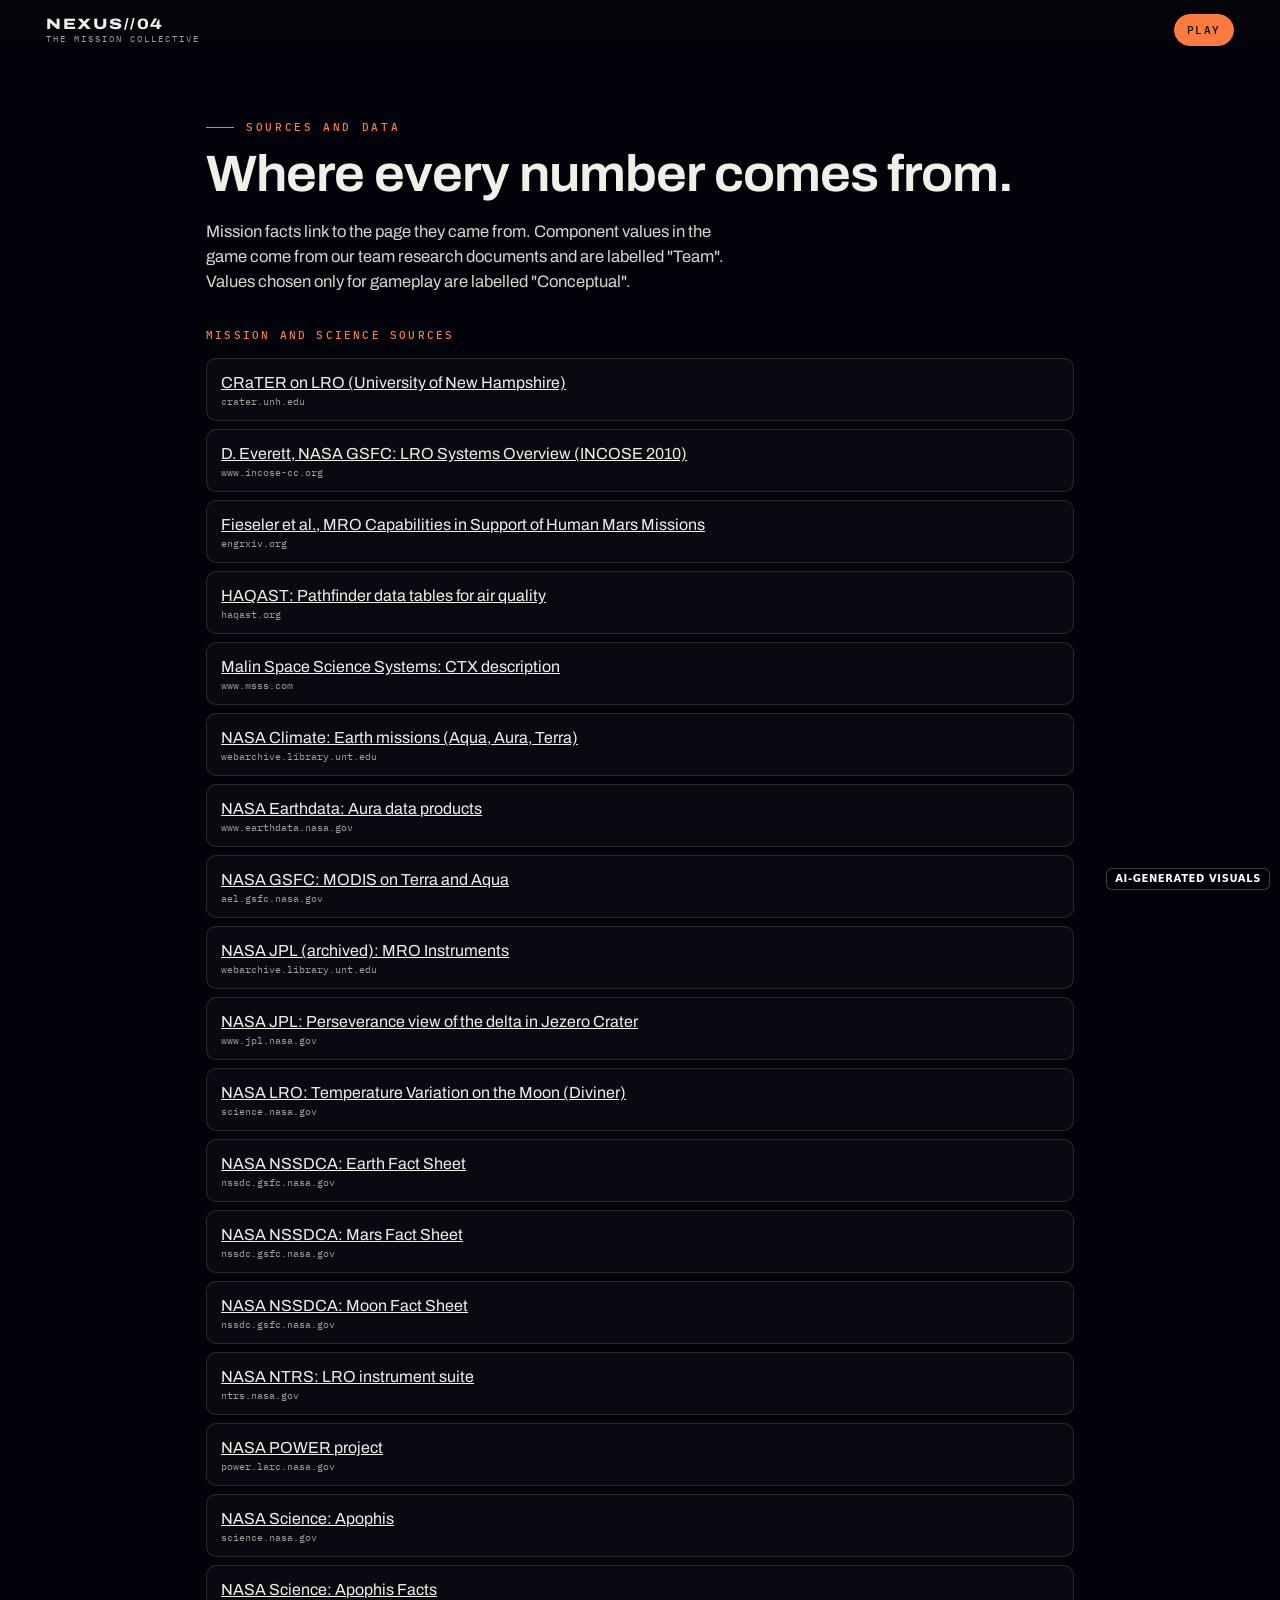
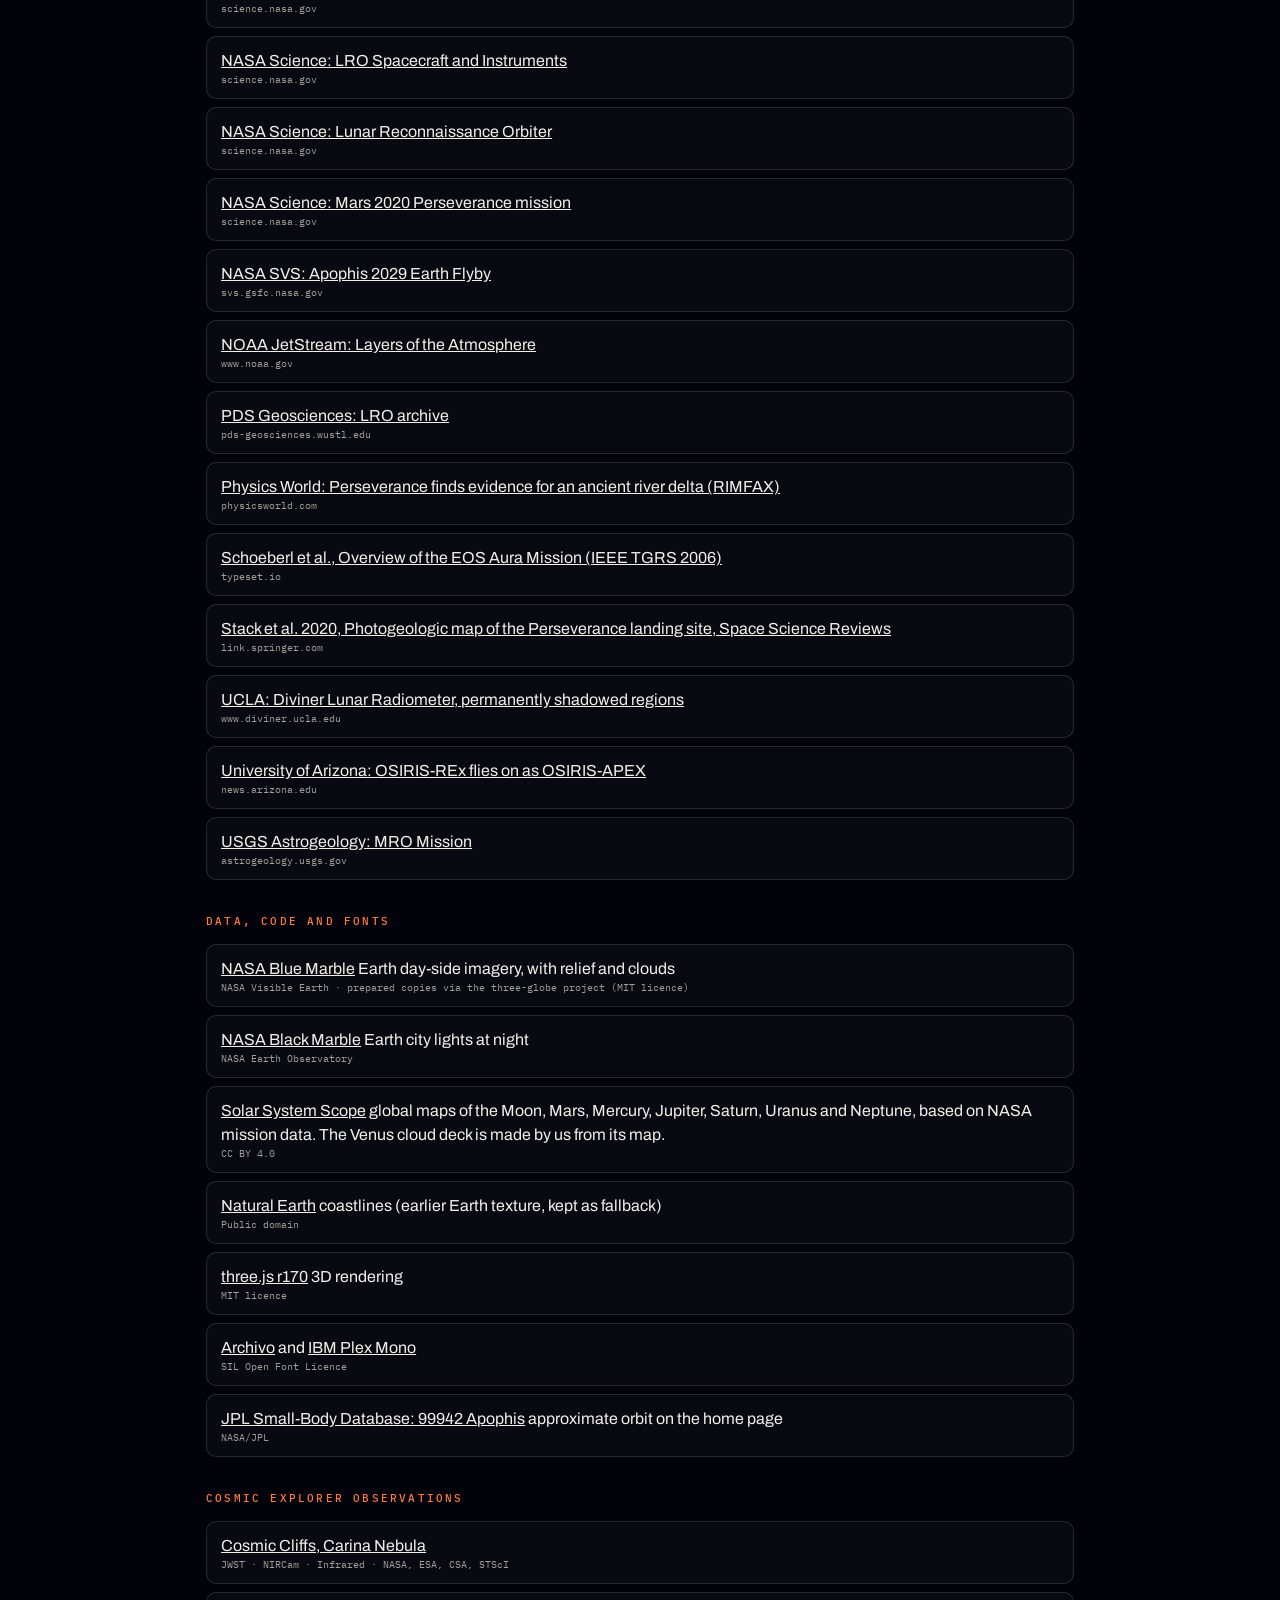
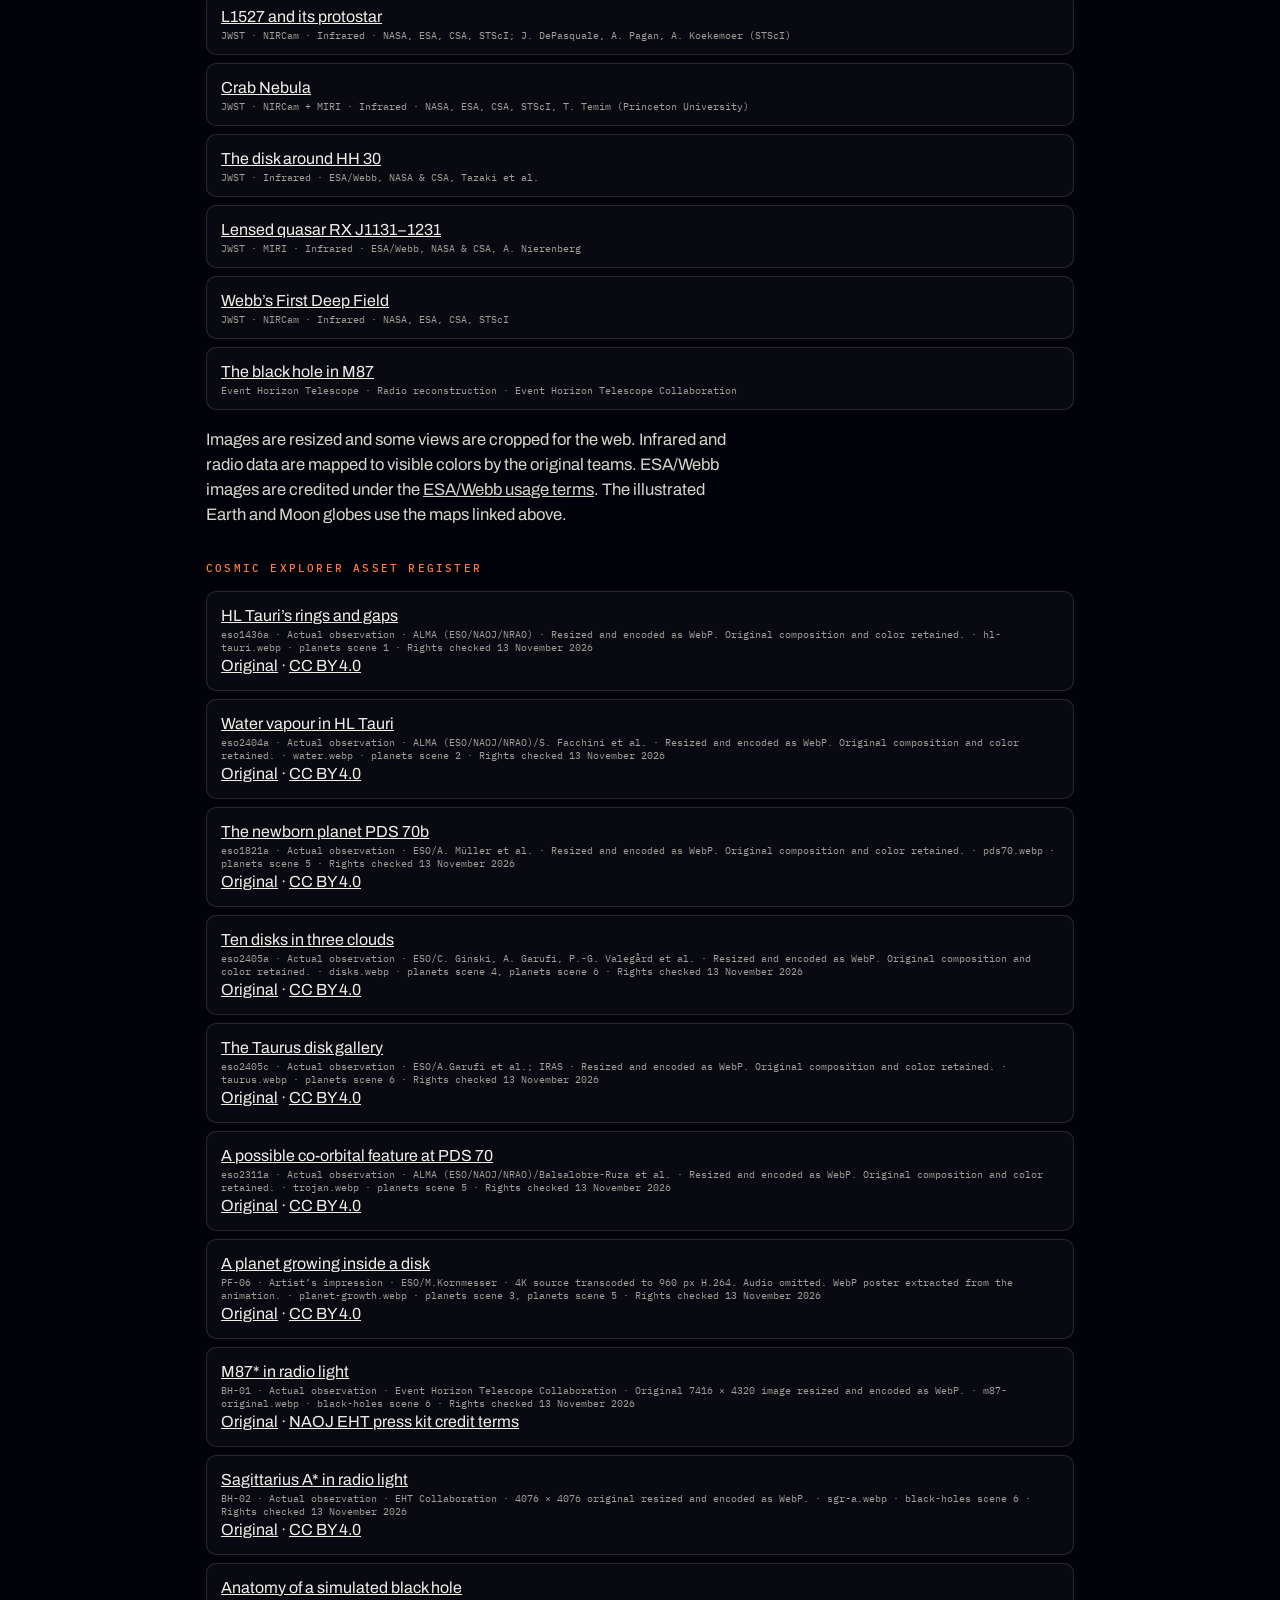
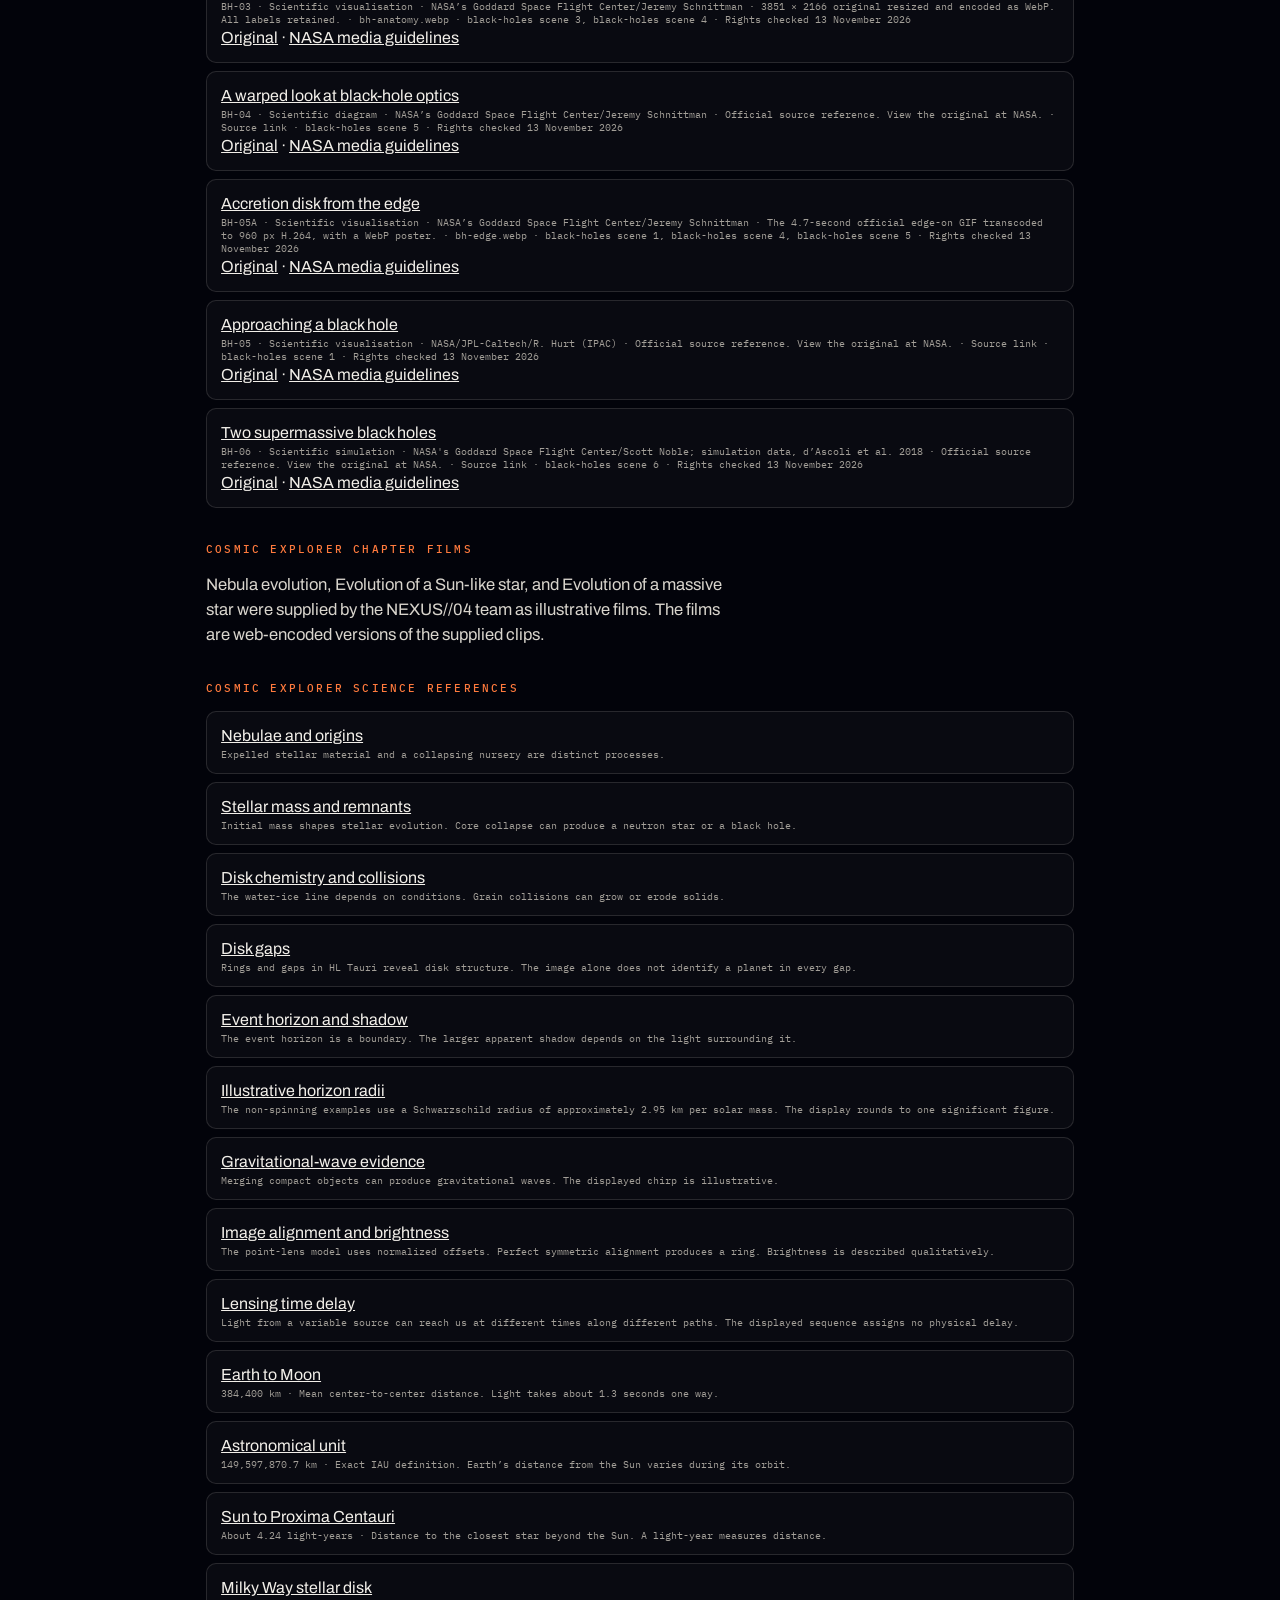
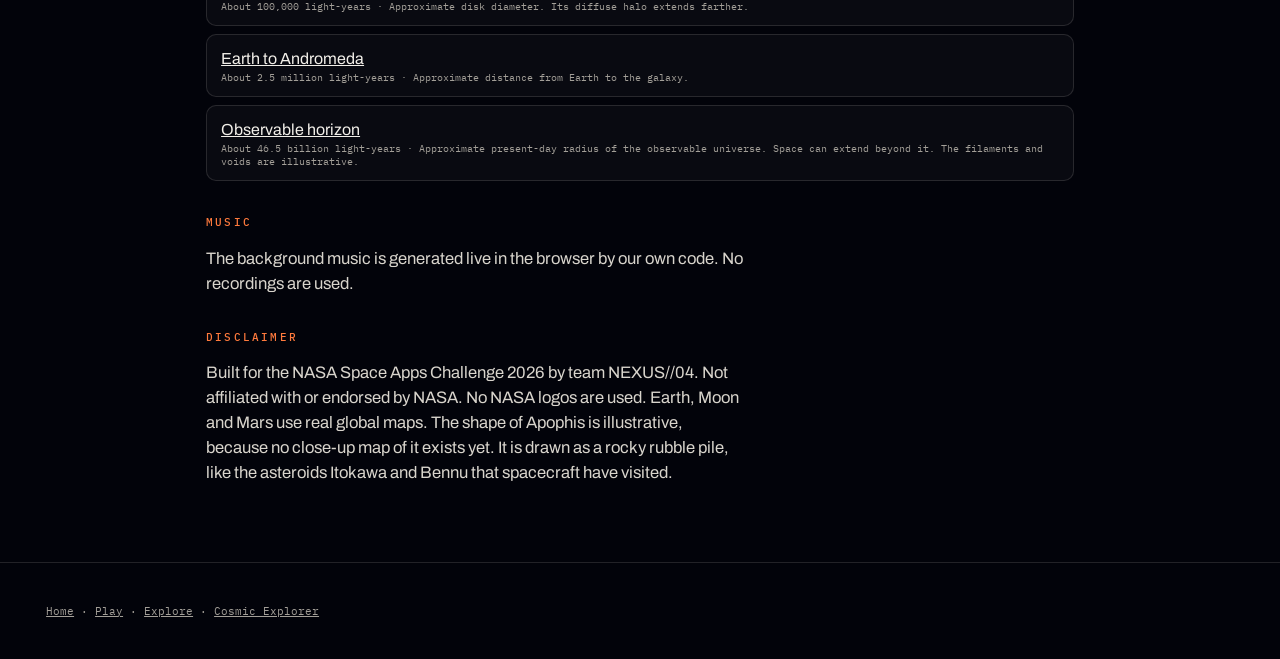
<file: sources.html>
<!DOCTYPE html>
<html lang="en"><head><meta charset="utf-8">
<meta name="ai-disclosure" content="Code and visuals generated with AI tools; mission research by team NEXUS//04">
<meta name="viewport" content="width=device-width, initial-scale=1">
<title>NEXUS//04 | Sources and data</title>
<link rel="icon" href="favicon.svg" type="image/svg+xml">
<meta name="theme-color" content="#02030a">
<meta property="og:type" content="website">
<meta property="og:title" content="NEXUS//04 | Sources and data">
<meta property="og:description" content="Where every number in NEXUS//04 comes from.">
<meta property="og:image" content="https://kshitij7737.github.io/astra-nexus/og.jpg">
<meta name="twitter:card" content="summary_large_image">
<meta name="description" content="Where every number in NEXUS//04 comes from.">
<link rel="stylesheet" href="css/nexus.css"><link rel="stylesheet" href="css/landing.css">
<style>.sx{max-width:960px;margin:0 auto;padding:120px var(--pad) 60px;position:relative;z-index:2}.sx ul{list-style:none;padding:0;display:grid;gap:8px}.sx li{padding:12px 14px;border:1px solid var(--line);border-radius:10px;background:rgba(255,255,255,.03)}.sx li a{color:var(--ink)}.sx li small{display:block;font:10px var(--mono);color:var(--muted)}.sx h3{font:500 11px var(--mono);letter-spacing:.2em;text-transform:uppercase;color:var(--acc);margin:34px 0 10px}</style>
<link rel="stylesheet" href="css/navigation.css?v=2">
</head><body class="lx" style="--acc:#ff7a3d">
<noscript><p style="padding:24px;font:16px sans-serif;color:#fff;background:#111">NEXUS//04 needs JavaScript switched on to run.</p></noscript>
<header class="nx-top lx-top"><a class="nx-brand" href="index.html"><span><b>NEXUS//04</b><small>The mission collective</small></span></a><a class="nx-pill lx-play" href="play.html">Play</a></header>
<main class="sx"><p class="lx-k">Sources and data</p><h2>Where every number comes from.</h2>
<p class="lx-lede">Mission facts link to the page they came from. Component values in the game come from our team research documents and are labelled "Team". Values chosen only for gameplay are labelled "Conceptual".</p>
<h3>Mission and science sources</h3><ul id="sx-list"></ul>
<h3>Data, code and fonts</h3><ul>
<li><a href="https://visibleearth.nasa.gov/collection/1484/blue-marble" target="_blank" rel="noopener">NASA Blue Marble</a> Earth day-side imagery, with relief and clouds<small>NASA Visible Earth · prepared copies via the three-globe project (MIT licence)</small></li>
<li><a href="https://earthobservatory.nasa.gov/features/NightLights" target="_blank" rel="noopener">NASA Black Marble</a> Earth city lights at night<small>NASA Earth Observatory</small></li>
<li><a href="https://www.solarsystemscope.com/textures/" target="_blank" rel="noopener">Solar System Scope</a> global maps of the Moon, Mars, Mercury, Jupiter, Saturn, Uranus and Neptune, based on NASA mission data. The Venus cloud deck is made by us from its map.<small>CC BY 4.0</small></li>
<li><a href="https://www.naturalearthdata.com/" target="_blank" rel="noopener">Natural Earth</a> coastlines (earlier Earth texture, kept as fallback)<small>Public domain</small></li>
<li><a href="https://threejs.org/" target="_blank" rel="noopener">three.js r170</a> 3D rendering<small>MIT licence</small></li>
<li><a href="https://fonts.google.com/specimen/Archivo" target="_blank" rel="noopener">Archivo</a> and <a href="https://fonts.google.com/specimen/IBM+Plex+Mono" target="_blank" rel="noopener">IBM Plex Mono</a><small>SIL Open Font Licence</small></li>
<li><a href="https://ssd.jpl.nasa.gov/tools/sbdb_lookup.html#/?sstr=99942" target="_blank" rel="noopener">JPL Small-Body Database: 99942 Apophis</a> approximate orbit on the home page<small>NASA/JPL</small></li></ul>
<h3>Cosmic Explorer observations</h3><ul id="sx-observations"></ul>
<p class="lx-lede">Images are resized and some views are cropped for the web. Infrared and radio data are mapped to visible colors by the original teams. ESA/Webb images are credited under the <a href="https://esawebb.org/copyright/" target="_blank" rel="noopener">ESA/Webb usage terms</a>. The illustrated Earth and Moon globes use the maps linked above.</p>
<h3 id="cosmic-asset-register">Cosmic Explorer asset register</h3><ul id="sx-evidence"></ul>
<h3>Cosmic Explorer chapter films</h3><p class="lx-lede">Nebula evolution, Evolution of a Sun-like star, and Evolution of a massive star were supplied by the NEXUS//04 team as illustrative films. The films are web-encoded versions of the supplied clips.</p>
<h3>Cosmic Explorer science references</h3><ul id="sx-claims"></ul>
<h3>Music</h3><p class="lx-lede">The background music is generated live in the browser by our own code. No recordings are used.</p>
<h3>Disclaimer</h3><p class="lx-lede">Built for the NASA Space Apps Challenge 2026 by team NEXUS//04. Not affiliated with or endorsed by NASA. No NASA logos are used. Earth, Moon and Mars use real global maps. The shape of Apophis is illustrative, because no close-up map of it exists yet. It is drawn as a rocky rubble pile, like the asteroids Itokawa and Bennu that spacecraft have visited.</p>
</main>
<footer class="lx-foot"><p><a href="index.html">Home</a> · <a href="play.html">Play</a> · <a href="explore.html">Explore</a> · <a href="cosmic.html?v=9#chapters">Cosmic Explorer</a></p></footer>
<script type="module">import { SOURCES } from './js/data.js';
import { observations } from './js/cosmic-gallery.js?v=3';
import { assets, evidenceByScene } from './js/cosmic-evidence.js?v=5';
import { claims, scales } from './js/cosmic-revision.js?v=6';
const e=s=>String(s).replace(/[&<>"]/g,c=>({'&':'&amp;','<':'&lt;','>':'&gt;','"':'&quot;'}[c]));
document.getElementById('sx-list').innerHTML=Object.values(SOURCES).sort((a,b)=>a.title.localeCompare(b.title)).map(s=>`<li><a href="${e(s.url)}" target="_blank" rel="noopener">${e(s.title)}</a><small>${e(new URL(s.url).hostname)}</small></li>`).join('');
document.getElementById('sx-observations').innerHTML=Object.values(observations).map(o=>`<li><a href="${e(o.link)}" target="_blank" rel="noopener">${e(o.title)}</a><small>${e(o.instrument)} · ${e(o.credit)}</small></li>`).join('');
const sourceItem=(title,source,detail)=>`<li><a href="${e(source)}" target="_blank" rel="noopener">${e(title)}</a><small>${e(detail)}</small></li>`;
const uses=key=>Object.entries(evidenceByScene).flatMap(([chapter, scenes])=>scenes.flatMap((entries,index)=>entries.includes(key)?[chapter+' scene '+(index+1)]:[])).join(', ');
document.getElementById('sx-evidence').innerHTML=Object.entries(assets).map(([key,a])=>`<li><a href="${e(a.source)}" target="_blank" rel="noopener">${e(a.title)}</a><small>${e(a.id)} · ${e(a.kind)} · ${e(a.credit)} · ${e(a.edits)} · ${e(a.file || "Source link")} · ${e(uses(key))} · Rights checked 13 November 2026</small><a href="${e(a.original)}" target="_blank" rel="noopener">Original</a> · <a href="${e(a.rights)}" target="_blank" rel="noopener">${e(a.terms)}</a></li>`).join('');
document.getElementById('sx-claims').innerHTML=claims.map(([title,detail,url])=>sourceItem(title,url,detail)).concat(scales.map(([title,value,detail,url])=>sourceItem(title,url,value+' · '+detail))).join('');</script>
<div class="ai-mark" aria-label="Notice: visuals and code on this site were generated with AI tools" style="position:fixed;right:10px;bottom:10px;z-index:2147483000;pointer-events:none;font:600 10px/1 system-ui,sans-serif;letter-spacing:.06em;color:#fff;background:rgba(0,0,0,.55);border:1px solid rgba(255,255,255,.25);padding:5px 8px;border-radius:6px">AI-GENERATED VISUALS</div>
</body></html>
</file>
<file: css/status.css>
/* Mission status panel (js/status.js) and shared polish: page transitions, pressed states */
@view-transition { navigation: auto; }
::view-transition-old(root), ::view-transition-new(root) { animation-duration: .35s; }
.nx-status { --st-acc: #62c9be; position: fixed; left: 16px; bottom: 16px; z-index: 40; font: 13px/1.4 'NX Display', 'ASTRA Display', 'Helvetica Neue', Arial, sans-serif; color: #f2efe9; }
.nx-status__pill { display: flex; align-items: center; gap: 9px; padding: 9px 14px; border-radius: 999px; border: 1px solid rgba(98,201,190,.35); background: rgba(6,10,18,.78); backdrop-filter: blur(10px); color: inherit; cursor: pointer;
  font: 500 10.5px 'NX Mono', 'ASTRA Mono', ui-monospace, monospace; letter-spacing: .14em; text-transform: uppercase; transition: border-color .25s, transform .25s, background .25s; }
.nx-status__pill:hover, .nx-status__pill:focus-visible { border-color: var(--st-acc); transform: translateY(-1px); outline: none; }
.nx-status__pill:active { transform: translateY(1px) scale(.98); }
.nx-status__sys { color: var(--st-acc); } .nx-status__sum { color: #c9d3e6; }
.nx-dot { width: 7px; height: 7px; border-radius: 50%; background: var(--st-acc); box-shadow: 0 0 0 0 rgba(98,201,190,.6); animation: nx-pulse 2.2s infinite; }
@keyframes nx-pulse { 0% { box-shadow: 0 0 0 0 rgba(98,201,190,.55); } 70% { box-shadow: 0 0 0 8px rgba(98,201,190,0); } 100% { box-shadow: 0 0 0 0 rgba(98,201,190,0); } }
.nx-status__panel { position: absolute; left: 0; bottom: calc(100% + 10px); width: min(360px, calc(100vw - 32px)); max-height: min(70vh, 560px); overflow: auto; padding: 14px; border-radius: 16px;
  background: rgba(8,12,22,.92); border: 1px solid rgba(255,255,255,.12); backdrop-filter: blur(14px); box-shadow: 0 24px 60px rgba(0,0,0,.55); animation: nx-in .25s ease both; }
@keyframes nx-in { from { opacity: 0; transform: translateY(8px); } }
.nx-status__tabs { display: flex; gap: 4px; margin-bottom: 12px; padding: 3px; border-radius: 999px; background: rgba(255,255,255,.05); }
.nx-status__tabs button { flex: 1; padding: 7px 8px; border: 0; border-radius: 999px; background: none; color: #aab4c8; cursor: pointer; font: 500 10.5px 'NX Mono', 'ASTRA Mono', monospace; letter-spacing: .1em; text-transform: uppercase; }
.nx-status__tabs button[aria-selected="true"] { background: rgba(98,201,190,.16); color: #fff; }
.nx-kv { margin: 0 0 12px; display: grid; gap: 8px; } .nx-kv div { display: grid; grid-template-columns: 110px 1fr; gap: 8px; align-items: center; }
.nx-kv dt { font: 10.5px 'NX Mono', 'ASTRA Mono', monospace; letter-spacing: .1em; text-transform: uppercase; color: #8f9ab0; } .nx-kv dd { margin: 0; }
.nx-bar { display: inline-block; width: 90px; height: 5px; border-radius: 3px; background: rgba(255,255,255,.1); overflow: hidden; vertical-align: middle; }
.nx-bar i { display: block; height: 100%; background: linear-gradient(90deg, #62c9be, #9fe0ea); border-radius: inherit; transition: width .6s; }
.nx-stages { list-style: none; margin: 0 0 12px; padding: 0; display: flex; gap: 4px; }
.nx-stages li { flex: 1; text-align: center; padding: 6px 2px; border-radius: 8px; font: 9.5px 'NX Mono', 'ASTRA Mono', monospace; letter-spacing: .06em; text-transform: uppercase; color: #6f7a8e; background: rgba(255,255,255,.04); border: 1px solid transparent; }
.nx-stages li.done { color: #0a1a18; background: #62c9be; } .nx-stages li.done::before { content: '✓ '; }
.nx-stages li.now { color: #fff; border-color: #62c9be; }
.nx-missions { list-style: none; margin: 0 0 10px; padding: 0; display: grid; gap: 6px; }
.nx-missions li { display: grid; grid-template-columns: 1fr 90px 52px; align-items: center; gap: 8px; font-size: 12px; } .nx-missions b { color: var(--c); font-weight: 600; letter-spacing: .04em; }
.nx-missions .nx-bar i { background: var(--c); } .nx-missions small { color: #8f9ab0; font-size: 11px; text-align: right; }
.nx-last { margin: 0 0 10px; font-size: 12.5px; color: #c9d3e6; }
.nx-go { display: block; text-align: center; padding: 10px; border-radius: 999px; background: #62c9be; color: #061210; text-decoration: none; font: 600 11px 'NX Mono', 'ASTRA Mono', monospace; letter-spacing: .14em; text-transform: uppercase; transition: transform .2s, filter .2s; }
.nx-go:hover { filter: brightness(1.1); transform: translateY(-1px); } .nx-go:active { transform: translateY(1px); }
.nx-log { list-style: none; margin: 0; padding: 0; display: grid; gap: 7px; font-size: 12.5px; }
.nx-log time { font: 10.5px 'NX Mono', 'ASTRA Mono', monospace; color: #8f9ab0; margin-right: 6px; } .nx-log span { font-weight: 600; margin-right: 4px; }
.nx-empty, .nx-vega { color: #aab4c8; font-size: 12.5px; margin: 0 0 8px; }
.nx-faq { border-top: 1px solid rgba(255,255,255,.08); padding: 8px 0; } .nx-faq summary { cursor: pointer; font-weight: 600; font-size: 13px; }
.nx-faq p { margin: 6px 0 0; color: #c9d3e6; font-size: 12.5px; }
.nx-status__foot { display: flex; align-items: center; gap: 10px; margin-top: 12px; padding-top: 10px; border-top: 1px solid rgba(255,255,255,.08); font-size: 12px; }
.nx-status__foot input[type=range] { flex: 1; accent-color: #62c9be; }
.nx-sound { display: flex; gap: 6px; align-items: center; cursor: pointer; } .nx-sound input { accent-color: #62c9be; }
.nx-status__note { margin: 8px 0 0; font-size: 10.5px; color: #7d889c; }
.lx-locked .nx-status { opacity: 0; pointer-events: none; }
@media (max-width: 640px) { .nx-status { left: 10px; bottom: 10px; } .nx-status__sum { display: none; } }
@media (prefers-reduced-motion: reduce) { .nx-dot, .nx-status__panel { animation: none; } }
</file>
<file: css/nexus.css>
/* NEXUS//04 shared tokens and chrome */
@font-face { font-family: 'NX Display'; src: url('../fonts/archivo.woff2') format('woff2'); font-weight: 100 900; font-stretch: 62% 125%; font-display: swap; }
@font-face { font-family: 'NX Mono'; src: url('../fonts/plex-mono-400.woff2') format('woff2'); font-weight: 400; font-display: swap; }
@font-face { font-family: 'NX Mono'; src: url('../fonts/plex-mono-500.woff2') format('woff2'); font-weight: 500; font-display: swap; }
:root {
  --bg: #04050a; --ink: #f2efe9; --muted: #a39f98; --line: rgba(242, 239, 233, .13); --card: rgba(12, 13, 20, .72);
  --acc: #ff7a3d; --ok: #6fffd0; --warn: #ffb35c; --bad: #ff6b6b;
  --display: 'NX Display', 'Helvetica Neue', Arial, sans-serif; --mono: 'NX Mono', ui-monospace, Menlo, monospace;
  --pad: clamp(16px, 3.6vw, 56px);
}
* { box-sizing: border-box; }
html, body { margin: 0; background: var(--bg); color: var(--ink); font: 16px/1.5 var(--display); -webkit-font-smoothing: antialiased; }
a { color: inherit; }
button { font: inherit; color: inherit; cursor: pointer; }
:focus-visible { outline: 2px solid var(--acc); outline-offset: 3px; border-radius: 6px; }
[hidden] { display: none !important; }
.nx-top { position: fixed; z-index: 20; top: 0; left: 0; right: 0; display: flex; align-items: center; gap: 22px; padding: 14px var(--pad); background: linear-gradient(#04050af0, #04050a00); }
.nx-brand { display: flex; align-items: center; gap: 10px; text-decoration: none; color: var(--acc); }
.nx-brand span { display: grid; line-height: 1.1; color: var(--ink); }
.nx-brand b { font-weight: 800; font-stretch: 125%; letter-spacing: .1em; font-size: 15px; }
.nx-brand small { font: 9px var(--mono); letter-spacing: .22em; text-transform: uppercase; color: var(--muted); }
.nx-pill { font: 500 11px var(--mono); letter-spacing: .14em; text-transform: uppercase; padding: 8px 12px; border: 1px solid var(--line); border-radius: 999px; background: transparent; color: var(--muted); text-decoration: none; white-space: nowrap; }
.nx-pill:hover { color: var(--ink); border-color: var(--acc); }
@media (prefers-reduced-motion: reduce) { *, *::before, *::after { animation: none !important; transition: none !important; scroll-behavior: auto !important; } }

/* imagery loading bar */
html::before { content: ''; position: fixed; z-index: 100; left: 0; top: 0; height: 3px; width: calc(var(--load, 0) * 100%); background: linear-gradient(90deg, #4aa8ff, #a78bfa, #d0674c); opacity: 0; transition: width .3s, opacity .5s; pointer-events: none; }
html.nx-loading::before { opacity: 1; }
html.nx-loading::after { content: 'Loading imagery…'; position: fixed; z-index: 100; right: 12px; top: 8px; font: 10px var(--mono, monospace); letter-spacing: .12em; text-transform: uppercase; color: rgba(242,239,233,.7); pointer-events: none; }
:focus-visible { outline: 2px solid var(--acc, #4aa8ff); outline-offset: 2px; }
</file>
<file: css/landing.css>
/* NEXUS//04 landing */
.lx { background: #02030a; overflow-x: hidden; }
.lx-locked, .lx-briefing { overflow: hidden; }
#lx-sky { position: fixed; inset: 0; z-index: 0; }
#lx-sky canvas { display: block; width: 100%; height: 100%; }
.lx-no3d #lx-sky { background: radial-gradient(75% 65% at 80% 40%, #152337, transparent 78%), #02030a; }
.lx-no3d .lx-hero { background: url(../textures/cosmic/earth-globe.webp) 93% 40% / min(57vw, 700px) auto no-repeat; }
.lx-static-note, .lx-no3d .lx-sky-note { display: none; }
.lx-no3d .lx-static-note { display: block; }
@media(max-width:720px) { .lx-no3d .lx-hero { background-position: 90% 40%; background-size: 76vw; } }
.lx main, .lx-foot { position: relative; z-index: 2; }
.lx-top { justify-content: space-between; }
.lx-nav { display: flex; gap: 20px; } .lx-nav a { font: 500 11px var(--mono); letter-spacing: .16em; text-transform: uppercase; color: var(--muted); text-decoration: none; } .lx-nav a:hover { color: var(--ink); }
.lx-play { color: #0a0a0e; background: var(--acc); border-color: var(--acc); }

/* intro: cinematic orbital sunrise rendered by the 3D sky behind this layer */
.lx-intro { position: fixed; inset: 0; z-index: 50; display: grid; place-items: center; overflow: hidden;
  background: radial-gradient(120% 70% at 50% 18%, rgba(2,3,10,.55), transparent 60%), linear-gradient(180deg, rgba(2,3,10,.65) 0%, rgba(2,3,10,0) 34%, rgba(2,3,10,0) 70%, rgba(2,3,10,.35) 100%);
  transition: opacity .5s ease, transform .55s cubic-bezier(.2,.7,.2,1); }
.lx-intro::after { content: ''; position: absolute; inset: 0; pointer-events: none; background: radial-gradient(ellipse at center, transparent 55%, rgba(0,0,0,.55) 100%); }
.lx-intro.is-out { opacity: 0; transform: scale(1.035); pointer-events: none; }
.lx-intro__in { position: relative; z-index: 2; text-align: center; padding: 20px; margin-top: -14vh; }
.lx-intro__k { font: 500 11px var(--mono); letter-spacing: .42em; text-transform: uppercase; color: #c9d6f2; animation: lx-up 1.2s .3s both; margin: 0; }
.lx-logo { position: relative; margin: 14px 0 8px; font-weight: 800; font-stretch: 125%; font-size: clamp(70px, 15vw, 236px); line-height: .82; letter-spacing: -.03em; white-space: nowrap; filter: drop-shadow(0 10px 40px rgba(0,0,0,.6)); }
.lx-logo span { display: inline-block; animation: lx-drop 1.3s cubic-bezier(.2,.8,.2,1) both;
  background: linear-gradient(100deg, #8ea3cf 0%, #f4f7ff 22%, #ffffff 30%, #b9c8ea 45%, #eef2ff 62%, #ffd9b0 78%, #9fb4e0 100%); background-size: 260% 100%;
  -webkit-background-clip: text; background-clip: text; color: transparent; }
.lx-logo span { animation: lx-drop 1.3s cubic-bezier(.2,.8,.2,1) both, lx-sheen 7s 1.6s ease-in-out infinite; }
.lx-logo span:nth-child(2) { animation-delay: .1s, 1.7s; } .lx-logo span:nth-child(3) { animation-delay: .2s, 1.8s; } .lx-logo span:nth-child(4) { animation-delay: .3s, 1.9s; } .lx-logo span:nth-child(5) { animation-delay: .4s, 2s; }
.lx-logo em { font-style: italic; font-size: .36em; color: #ff7a3d; vertical-align: top; display: inline-block; margin-left: .04em; text-shadow: 0 0 28px rgba(255,122,61,.55); animation: lx-up 1.2s .9s both; }
.lx-intro__t { font: 500 13px var(--mono); letter-spacing: .62em; text-transform: uppercase; margin: 16px 0 6px; color: #eef2ff; animation: lx-up 1.2s 1s both; }
.lx-intro__s { font-style: italic; color: #b9c3dc; letter-spacing: .22em; margin: 0; animation: lx-up 1.2s 1.15s both; }
.lx-intro__m { list-style: none; display: flex; flex-wrap: wrap; justify-content: center; gap: 8px; margin: 26px auto 0; padding: 0; max-width: 720px; }
.lx-intro__m li { display: flex; align-items: baseline; gap: 8px; padding: 8px 14px 8px 12px; border-radius: 999px; background: rgba(6,9,20,.55); border: 1px solid rgba(255,255,255,.12); backdrop-filter: blur(8px); animation: lx-up 1s both; }
.lx-intro__m li:nth-child(1) { animation-delay: 1.3s; } .lx-intro__m li:nth-child(2) { animation-delay: 1.4s; } .lx-intro__m li:nth-child(3) { animation-delay: 1.5s; } .lx-intro__m li:nth-child(4) { animation-delay: 1.6s; }
.lx-intro__m li::before { content: ''; width: 7px; height: 7px; border-radius: 50%; background: var(--c); box-shadow: 0 0 10px var(--c); align-self: center; }
.lx-intro__m b { font: 600 11px var(--mono); letter-spacing: .14em; color: #fff; } .lx-intro__m span { font-size: 12px; color: #aab4cc; }
.lx-enter { position: relative; margin-top: 28px; display: inline-flex; align-items: center; gap: 14px; font: 600 13px var(--mono); letter-spacing: .22em; text-transform: uppercase; padding: 16px 18px 16px 30px; border-radius: 999px; border: 1px solid #ff7a3d;
  background: linear-gradient(180deg, rgba(255,122,61,.22), rgba(255,122,61,.06)); color: #fff; cursor: pointer; animation: lx-up 1.2s 1.8s both; transition: background .3s, color .3s, box-shadow .3s, transform .3s;
  box-shadow: 0 0 0 0 rgba(255,122,61,.5), 0 10px 40px rgba(255,122,61,.25); }
.lx-enter::before { content: ''; position: absolute; inset: -6px; border-radius: inherit; border: 1px solid rgba(255,122,61,.4); animation: lx-ping 2.4s 3s infinite; }
.lx-enter kbd { font: 600 12px var(--mono); display: grid; place-items: center; width: 28px; height: 28px; border-radius: 50%; background: #ff7a3d; color: #0a0a0e; }
.lx-enter:hover, .lx-enter:focus-visible { background: #ff7a3d; color: #0a0a0e; transform: translateY(-2px); box-shadow: 0 14px 50px rgba(255,122,61,.45); outline: none; }
.lx-enter:hover kbd, .lx-enter:focus-visible kbd { background: #0a0a0e; color: #ff7a3d; }
/* HUD */
.lx-hud { position: absolute; inset: clamp(14px, 3vw, 34px); z-index: 2; pointer-events: none; animation: lx-fade 2s .6s both; }
.lx-hud p { position: absolute; margin: 0; font: 500 10.5px var(--mono); letter-spacing: .2em; text-transform: uppercase; color: rgba(225,232,248,.78); display: flex; align-items: center; gap: 8px; }
.lx-hud b { color: #fff; font-weight: 600; }
.lx-hud__tl { left: 26px; top: 6px; } .lx-hud__tr { right: 26px; top: 6px; } .lx-hud__bl { left: 26px; bottom: 6px; } .lx-hud__br { right: 26px; bottom: 6px; font-variant-numeric: tabular-nums; }
.lx-hud__c { position: absolute; width: 18px; height: 18px; border: 1px solid rgba(225,232,248,.45); }
.lx-hud__c--tl { left: 0; top: 0; border-right: 0; border-bottom: 0; } .lx-hud__c--tr { right: 0; top: 0; border-left: 0; border-bottom: 0; }
.lx-hud__c--bl { left: 0; bottom: 0; border-right: 0; border-top: 0; } .lx-hud__c--br { right: 0; bottom: 0; border-left: 0; border-top: 0; }
.lx-live { width: 7px; height: 7px; border-radius: 50%; background: #ff7a3d; box-shadow: 0 0 8px #ff7a3d; animation: lx-blink 1.6s infinite; }
/* lens flare: positioned each frame from the Sun's screen position */
.lx-flare { position: absolute; inset: 0; z-index: 1; pointer-events: none; opacity: calc(var(--fl, 0)); mix-blend-mode: screen; }
.lx-flare i { position: absolute; left: 0; top: 0; border-radius: 50%; will-change: transform; }
.lx-flare__sun { width: 70vmax; height: 70vmax; background: radial-gradient(circle, rgba(255,250,235,.95) 0, rgba(255,214,150,.55) 3%, rgba(255,150,70,.18) 12%, rgba(255,120,60,0) 40%),
  linear-gradient(90deg, transparent 0, rgba(255,220,180,.0) 30%, rgba(255,230,200,.55) 49.6%, rgba(255,255,255,.9) 50%, rgba(255,230,200,.55) 50.4%, rgba(255,220,180,0) 70%, transparent 100%) center / 100% 2px no-repeat; }
.lx-flare i:nth-child(2) { width: 90px; height: 90px; background: radial-gradient(circle, rgba(120,170,255,.25), rgba(120,170,255,0) 70%); }
.lx-flare i:nth-child(3) { width: 34px; height: 34px; background: radial-gradient(circle, rgba(255,190,120,.45), rgba(255,190,120,0) 70%); }
.lx-flare i:nth-child(4) { width: 160px; height: 160px; background: radial-gradient(circle, rgba(160,120,255,0) 55%, rgba(160,120,255,.18) 66%, rgba(160,120,255,0) 72%); }
.lx-flare i:nth-child(5) { width: 60px; height: 60px; background: radial-gradient(circle, rgba(110,220,200,.3), rgba(110,220,200,0) 70%); }
.lx-flare i:nth-child(6) { width: 240px; height: 240px; background: radial-gradient(circle, rgba(255,140,90,0) 60%, rgba(255,140,90,.14) 68%, rgba(255,140,90,0) 76%); }
@keyframes lx-drop { from { opacity: 0; transform: translateY(-35px) scale(1.12); } }
@keyframes lx-up { from { opacity: 0; transform: translateY(16px); } }
@keyframes lx-fade { from { opacity: 0; } }
@keyframes lx-sheen { 0%, 100% { background-position: 0% 0; } 50% { background-position: 100% 0; } }
@keyframes lx-ping { 0% { opacity: .9; transform: scale(1); } 100% { opacity: 0; transform: scale(1.25); } }
@keyframes lx-blink { 50% { opacity: .25; } }
@media (max-width: 640px) {
  .lx-intro__in { margin-top: -18vh; } .lx-intro__t { letter-spacing: .4em; font-size: 11px; }
  .lx-hud p { font-size: 9px; letter-spacing: .14em; } .lx-hud .lx-hud__tr, .lx-hud .lx-hud__bl { display: none; }
  .lx-intro__m { gap: 6px; } .lx-intro__m li { padding: 6px 10px; } .lx-intro__m span { display: none; }
}
@media (prefers-reduced-motion: reduce) { .lx-intro *, .lx-intro *::before { animation: none !important; } }

/* type */
.lx-k { font: 500 11px var(--mono); letter-spacing: .24em; text-transform: uppercase; color: var(--acc); margin: 0 0 14px; display: flex; gap: 12px; align-items: center; }
.lx-k::before { content: ''; width: 28px; height: 1px; background: currentColor; }
.lx h2 { font-weight: 800; font-stretch: 115%; text-transform: uppercase; font-size: clamp(36px, 5vw, 78px); line-height: .95; margin: 0 0 18px; text-wrap: balance; }
.lx-lede { font-size: clamp(16px, 1.3vw, 19px); color: #d8d4cc; max-width: 54ch; }
.lx-rule { color: #d8d4cc; }
.lx-row { display: flex; flex-wrap: wrap; gap: 10px; margin-top: 20px; }
.lx-btn { font: 600 12px var(--mono); letter-spacing: .14em; text-transform: uppercase; padding: 13px 20px; border-radius: 999px; border: 1px solid var(--line); background: rgba(8,9,14,.6); color: var(--ink); text-decoration: none; transition: border-color .25s, transform .25s; }
.lx-btn:hover { border-color: var(--acc); transform: translateY(-1px); }
.lx-btn--go { background: var(--acc); color: #0a0a0e; border-color: var(--acc); }
.lx-src { font: 10px var(--mono); color: var(--acc); }

/* hero */
.lx-hero { min-height: 100vh; padding: 130px var(--pad) 60px; display: grid; grid-template-rows: 1fr auto; position: relative; }
.lx-hero__copy { max-width: 640px; align-self: center; }
.lx-bodies { list-style: none; padding: 0; margin: 0; display: flex; flex-wrap: wrap; gap: clamp(16px, 3vw, 46px); }
.lx-bodies a { display: grid; text-decoration: none; color: var(--ink); }
.lx-bodies span { font-weight: 300; font-size: clamp(26px, 2.6vw, 40px); line-height: 1; color: var(--acc); }
.lx-bodies b { font-weight: 800; font-stretch: 112%; letter-spacing: .02em; } .lx-bodies em { font: 10px var(--mono); font-style: normal; color: var(--muted); text-transform: uppercase; letter-spacing: .16em; }
.lx-scale { font: 10px var(--mono); color: var(--muted); margin: 14px 0 0; }
.lx-scrollcue { position: absolute; right: var(--pad); bottom: 40px; font: 10px var(--mono); letter-spacing: .3em; text-transform: uppercase; color: var(--muted); writing-mode: vertical-rl; }
.lx-scrollcue::after { content: ''; display: block; width: 1px; height: 50px; margin: 12px auto 0; background: linear-gradient(var(--muted), transparent); animation: lx-up 2s infinite; }

/* chapters */
.lx-ch { min-height: 120vh; padding: 20vh var(--pad); position: relative; display: grid; align-content: center; }
.lx-ch__copy { max-width: 560px; padding: 26px; border-radius: 18px; background: linear-gradient(120deg, rgba(4,5,10,.82), rgba(4,5,10,.35)); backdrop-filter: blur(4px); border-left: 3px solid var(--acc); position: relative; z-index: 2; }
.lx-ch__name { font-weight: 800; font-stretch: 115%; font-size: 20px; letter-spacing: .04em; margin: 0 0 10px; color: var(--acc); } .lx-ch__name span { font: 11px var(--mono); color: var(--muted); letter-spacing: .1em; }
.lx-ch h2 { font-size: clamp(30px, 3.8vw, 56px); }
.lx-facts { list-style: none; margin: 0; padding: 0; display: grid; grid-template-columns: repeat(3, 1fr); gap: 10px; }
.lx-facts li { display: grid; gap: 2px; padding: 12px; border-radius: 12px; background: rgba(255,255,255,.04); border: 1px solid var(--line); }
.lx-facts b { font-weight: 800; font-stretch: 110%; font-size: 22px; white-space: nowrap; } .lx-facts .lx-src { overflow-wrap: anywhere; } .lx-facts span { font-size: 12px; color: #cfcbc3; }
.lx-giant { position: absolute; right: var(--pad); bottom: 8vh; margin: 0; font-weight: 800; font-stretch: 125%; text-transform: uppercase; font-size: clamp(64px, 13vw, 210px); line-height: .8; color: transparent; -webkit-text-stroke: 1px rgba(242,239,233,.35); pointer-events: none; }

/* how */
.lx-how, .lx-archive, .lx-judges { padding: 16vh var(--pad); position: relative; background: linear-gradient(rgba(2,3,10,0), rgba(2,3,10,.88) 14%, rgba(2,3,10,.88) 86%, rgba(2,3,10,0)); }
.lx-steps { list-style: none; padding: 0; margin: 26px 0; display: grid; grid-template-columns: repeat(5, 1fr); gap: 12px; }
.lx-steps li { padding: 18px; border-radius: 14px; border: 1px solid var(--line); background: rgba(255,255,255,.03); border-top: 2px solid var(--acc); }
.lx-steps b { font-weight: 800; font-stretch: 112%; text-transform: uppercase; } .lx-steps p { margin: 8px 0 0; font-size: 14px; color: #cfcbc3; }
.lx-math ul { list-style: none; padding: 0; margin: 0; display: grid; grid-template-columns: repeat(auto-fit, minmax(260px, 1fr)); gap: 8px; font-size: 14px; color: #cfcbc3; }
.lx-math code { font: 13px var(--mono); color: var(--ink); background: rgba(255,255,255,.06); padding: 3px 7px; border-radius: 6px; margin-right: 8px; }

/* archive */
.lx-arch { display: grid; grid-template-columns: repeat(4, 1fr); gap: 14px; margin-top: 24px; }
.lx-arch__m { display: grid; gap: 8px; align-content: start; }
.lx-arch__m h3 { margin: 0; font-weight: 800; font-stretch: 112%; color: var(--acc); } .lx-arch__m h3 small { display: block; font: 10px var(--mono); color: var(--muted); font-weight: 400; }
.lx-arch article { padding: 12px; border-radius: 12px; border: 1px dashed var(--line); font-size: 13px; color: var(--muted); }
.lx-arch article.on { border: 1px solid var(--acc); color: #e6e1d8; background: color-mix(in srgb, var(--acc) 10%, transparent); }
.lx-arch article b { display: block; color: var(--ink); } .lx-arch article p { margin: 4px 0 6px; }

/* judges */
.lx-jgrid { display: grid; grid-template-columns: repeat(2, 1fr); gap: 14px; margin-top: 20px; }
.lx-jgrid article { padding: 20px; border-radius: 14px; border: 1px solid var(--line); background: rgba(255,255,255,.03); }
.lx-jgrid h3, .lx-teamh { margin: 0 0 8px; font: 500 11px var(--mono); letter-spacing: .2em; text-transform: uppercase; color: var(--acc); }
.lx-jgrid p { margin: 0; color: #d8d4cc; }
.lx-teamh { margin-top: 30px; scroll-margin-top: 90px; }
.lx-team { list-style: none; padding: 0; margin: 0; display: grid; grid-template-columns: repeat(4, 1fr); gap: 12px; }
.lx-team li { display: grid; padding: 16px; border-radius: 12px; border: 1px solid var(--line); } .lx-team b { font-weight: 800; font-size: 18px; } .lx-team span { font-size: 13px; color: #cfcbc3; }
.lx-team li { grid-template-rows: auto 1fr auto; }
.lx-team-web { margin: 12px 0 0; padding-top: 10px; border-top: 1px solid var(--line); color: #e6e2da; font-size: 13px; line-height: 1.45; }
.lx-team-web strong { display: block; margin-bottom: 2px; color: var(--muted); font-size: 11px; font-weight: 600; }
.lx-foot { padding: 30px var(--pad); font: 11px var(--mono); color: var(--muted); border-top: 1px solid var(--line); background: #02030a; }
.lx-linkbtn { background: none; border: 0; padding: 0; color: inherit; text-decoration: underline; font: inherit; }

@media (max-width: 1000px) {
  .lx-nav { display: none; }
  .lx-steps, .lx-arch, .lx-team { grid-template-columns: 1fr 1fr; }
  .lx-jgrid { grid-template-columns: 1fr; }
}
@media (max-width: 640px) {
  .lx-steps, .lx-arch, .lx-team, .lx-facts { grid-template-columns: 1fr; }
  .lx-ch { min-height: 100vh; padding: 12vh var(--pad); }
  .lx-giant { font-size: 18vw; bottom: 3vh; }
}

.lx-stats { list-style: none; padding: 0; margin: 24px 0 14px; display: grid; grid-template-columns: repeat(4, 1fr); gap: 12px; }
.lx-stats li { display: grid; padding: 14px; border-radius: 12px; border: 1px solid var(--line); background: rgba(255,255,255,.03); }
.lx-stats b { font-weight: 800; font-stretch: 112%; font-size: 30px; line-height: 1; } .lx-stats span { font: 10px var(--mono); text-transform: uppercase; letter-spacing: .14em; color: var(--muted); margin-top: 6px; }
.lx-achs { display: flex; flex-wrap: wrap; gap: 8px; }
.lx-achs span { font: 11px var(--mono); letter-spacing: .08em; padding: 7px 11px; border-radius: 999px; border: 1px dashed var(--line); color: var(--muted); }
.lx-achs span.on { border: 1px solid #ffb35c; color: var(--ink); background: rgba(255,179,92,.1); }
@media (max-width: 640px) { .lx-stats { grid-template-columns: 1fr 1fr; } }
/* lighter headings (redesign brief) */
.lx h2 { font-weight: 650; font-stretch: 104%; text-transform: none; font-size: clamp(32px, 4vw, 60px); line-height: 1.04; letter-spacing: -.02em; }
.lx-steps b { font-weight: 700; text-transform: none; font-stretch: 104%; }
.lx-ch h2 { font-size: clamp(28px, 3vw, 46px); }

/* eight-planet labels */
.lx-plabels { position: fixed; inset: 0; z-index: 1; pointer-events: none; overflow: hidden; opacity: 0; transition: opacity .6s; }
.lx-plabels.on { opacity: 1; }
.lx-plabels span { position: absolute; left: 0; top: 0; font: 500 10px var(--mono); letter-spacing: .12em; text-transform: uppercase; color: rgba(242,239,233,.8); white-space: nowrap; text-shadow: 0 1px 6px #000; }
/* handoff + dashboard */
.lx-handoff { min-height: 90vh; }
.lx-dash { padding: 16vh var(--pad); position: relative; z-index: 2; background: linear-gradient(rgba(2,3,10,0), rgba(2,3,10,.9) 18%); }
.lx-cards { display: grid; grid-template-columns: repeat(4, 1fr); gap: 14px; margin-top: 24px; }
.lx-card { display: grid; gap: 8px; align-content: start; padding: 20px; border-radius: 16px; border: 1px solid var(--line); border-top: 3px solid var(--acc); background: rgba(10,12,18,.75); backdrop-filter: blur(6px); }
.lx-card h3 { margin: 0; font-weight: 700; font-size: 22px; color: var(--ink); }
.lx-card p { margin: 0; color: #d8d4cc; font-size: 14px; }
.lx-card__k { font: 500 10px var(--mono) !important; letter-spacing: .14em; text-transform: uppercase; color: var(--muted) !important; display: flex; align-items: center; gap: 8px; }
.lx-dot { width: 10px; height: 10px; border-radius: 50%; background: var(--acc); box-shadow: 0 0 0 3px color-mix(in srgb, var(--acc2, var(--acc)) 35%, transparent); }
.lx-card__meta { display: flex; justify-content: space-between; font: 11px var(--mono) !important; color: var(--muted) !important; }
@media (max-width: 1000px) { .lx-cards { grid-template-columns: 1fr 1fr; } }
@media (max-width: 640px) { .lx-cards { grid-template-columns: 1fr; } }

/* keep hero text readable over the orbits */
.lx-hero__copy { position: relative; }
.lx-hero__copy::before { content: ''; position: absolute; inset: -60px -120px -60px -80px; z-index: -1; background: radial-gradient(closest-side, rgba(2,3,10,.82), rgba(2,3,10,0)); pointer-events: none; }

/* ---- locked design handoff: stops, target names, readable sources ---- */
.lx-ch__name { text-transform: uppercase; letter-spacing: .08em; font-size: 15px; }
.lx-sub { margin: 0 0 16px; font-size: clamp(15px, 1.2vw, 18px); color: #d8d4cc; max-width: 46ch; }
.lx-facts li { align-content: start; }
.lx-facts .lx-src { display: block; margin-top: 6px; font: 12px/1.35 var(--sans, inherit); color: #cfe2ff; text-decoration: underline; text-underline-offset: 2px; overflow-wrap: anywhere; }
.lx-facts .lx-src:hover { color: #fff; }
.lx-note { margin: 10px 0 0; font-size: 12.5px; color: var(--muted); max-width: 52ch; }
.lx-target { position: fixed; left: 0; top: 0; z-index: 1; margin: 0; pointer-events: none; font-weight: 700; font-stretch: 112%; font-size: clamp(34px, 5.2vw, 76px); line-height: 1; letter-spacing: .06em; text-transform: uppercase; color: #f2efe9; text-shadow: 0 2px 18px rgba(0,0,0,.85); opacity: 0; transition: opacity .5s; white-space: nowrap; }
.lx-target::after { content: ''; display: block; width: 46px; height: 3px; margin-top: 8px; background: var(--acc); border-radius: 2px; }
.lx-target.on { opacity: 1; }
.lx-marklbl { position: fixed; left: 0; top: 0; z-index: 1; margin: 0; pointer-events: none; font: 600 11px var(--mono); letter-spacing: .06em; color: #e8f2ff; background: rgba(4,6,14,.78); border: 1px solid rgba(169,212,255,.5); padding: 4px 8px; border-radius: 6px; opacity: 0; transition: opacity .4s; white-space: nowrap; }
.lx-marklbl.on { opacity: 1; }
.lx-giant { display: none; }
.lx-hero__copy h2 { font-size: clamp(34px, 4.4vw, 66px); }
.lx-hero__copy .lx-lede { font-size: clamp(17px, 1.5vw, 22px); color: #e6e2da; }
@media (max-width: 640px) { .lx-facts .lx-src { font-size: 11.5px; } .lx-target { font-size: 40px; } }

/* while the intro plays, only the 3D sky shows behind it; the page fades in as the camera pulls back */
main, .lx-top { transition: opacity 1.4s .7s; }
.lx-locked main, .lx-locked .lx-top { opacity: 0; transition: none; }

/* ---- hero, second pass: clear lane for the copy, mission cards with real planet maps ---- */
.lx-hero::before { content: ''; position: absolute; inset: 0; z-index: 0; pointer-events: none;
  background: linear-gradient(90deg, rgba(2,3,10,.92) 0%, rgba(2,3,10,.78) 26%, rgba(2,3,10,.35) 46%, rgba(2,3,10,0) 62%), linear-gradient(0deg, rgba(2,3,10,.8) 0%, rgba(2,3,10,0) 30%); }
.lx-hero > * { position: relative; z-index: 1; }
.lx-hero__copy h2 { text-transform: none; letter-spacing: -.02em; font-stretch: 100%; text-shadow: 0 4px 40px rgba(0,0,0,.6); }
.lx-hero__copy .lx-lede { position: relative; padding-left: 16px; }
.lx-hero__copy .lx-lede::before { content: ''; position: absolute; left: 0; top: .2em; bottom: .2em; width: 3px; border-radius: 2px; background: linear-gradient(#4aa8ff, #a78bfa, #9fe0ea, #d0674c); }
.lx-bodies { display: grid; grid-template-columns: repeat(4, minmax(0, 220px)); gap: 12px; }
.lx-bodies li { min-width: 0; display: flex; } .lx-bodies li > a { flex: 1; align-content: start; }
.lx-bodies a { position: relative; display: grid; grid-template-columns: 46px 1fr; grid-template-rows: auto auto auto; column-gap: 12px; align-items: center; padding: 14px 14px 14px 12px; border-radius: 16px; overflow: hidden;
  background: linear-gradient(160deg, rgba(255,255,255,.07), rgba(255,255,255,.015)); border: 1px solid rgba(255,255,255,.1); backdrop-filter: blur(10px); transition: transform .35s cubic-bezier(.2,.8,.2,1), border-color .35s, box-shadow .35s; }
.lx-bodies a::after { content: ''; position: absolute; left: 0; right: 0; bottom: 0; height: 2px; background: var(--acc); transform: scaleX(.18); transform-origin: left; transition: transform .45s; }
.lx-bodies a:hover, .lx-bodies a:focus-visible { transform: translateY(-4px); border-color: color-mix(in srgb, var(--acc) 60%, transparent); box-shadow: 0 18px 50px color-mix(in srgb, var(--acc) 22%, transparent); outline: none; }
.lx-bodies a:hover::after, .lx-bodies a:focus-visible::after { transform: scaleX(1); }
.lx-orb { grid-row: 1 / 3; width: 46px; height: 46px; border-radius: 50%; background-size: 200% 100%; background-position: 0 50%; animation: lx-spin 40s linear infinite;
  box-shadow: inset -12px -6px 18px rgba(0,0,0,.85), inset 3px 2px 6px rgba(255,255,255,.18), 0 0 18px color-mix(in srgb, var(--acc) 40%, transparent); }
.lx-orb--astra { border-radius: 46% 54% 42% 58% / 55% 44% 56% 45%; filter: sepia(.55) saturate(1.2) brightness(.9); transform: scale(.82) rotate(-18deg); }
.lx-orb--lunaris { filter: grayscale(.2) brightness(1.05); }
@keyframes lx-spin { to { background-position: -200% 50%; } }
.lx-bodies .lx-card__n { font: 500 10px var(--mono); color: var(--acc); letter-spacing: .2em; grid-column: 2; line-height: 1; }
.lx-bodies b { grid-column: 2; font-size: 15px; letter-spacing: .03em; line-height: 1.2; }
.lx-bodies em { grid-column: 2; margin-top: -2px; }
.lx-bodies small { grid-column: 1 / -1; margin-top: 10px; font-size: 12px; line-height: 1.35; color: #c9c4bb; }
@media (max-width: 900px) { .lx-bodies { grid-template-columns: repeat(2, minmax(0, 1fr)); } }
@media (max-width: 420px) { .lx-bodies small { display: none; } .lx-bodies a { padding: 10px; } }
@media (prefers-reduced-motion: reduce) { .lx-orb { animation: none; } }
.lx-plabels span { padding: 3px 8px 3px 14px; border-radius: 999px; background: rgba(4,6,14,.55); border: 1px solid rgba(255,255,255,.1); }
.lx-plabels span::before { content: ''; position: absolute; left: 6px; top: 50%; width: 4px; height: 4px; margin-top: -2px; border-radius: 50%; background: currentColor; opacity: .7; }
main, .lx-top { transition: opacity 1.6s 1.3s; }

/* mission preview sheet */
body.lx-pick { cursor: pointer; }
.lx-sheet { position: fixed; right: 16px; top: 84px; bottom: 16px; z-index: 45; width: min(400px, calc(100vw - 32px)); overflow: auto; padding: 26px 24px; border-radius: 20px;
  background: linear-gradient(170deg, rgba(14,18,30,.94), rgba(6,8,14,.94)); border: 1px solid color-mix(in srgb, var(--acc) 40%, rgba(255,255,255,.1)); backdrop-filter: blur(16px);
  box-shadow: 0 30px 80px rgba(0,0,0,.6), inset 0 1px 0 rgba(255,255,255,.06); transform: translateX(30px); opacity: 0; transition: transform .35s cubic-bezier(.2,.8,.2,1), opacity .3s; }
.lx-sheet.on { transform: none; opacity: 1; }
.lx-sheet::before { content: ''; position: absolute; left: 0; top: 24px; bottom: 24px; width: 3px; border-radius: 3px; background: var(--acc); }
.lx-sheet__x { position: absolute; right: 14px; top: 12px; width: 34px; height: 34px; border-radius: 50%; border: 1px solid var(--line); background: rgba(255,255,255,.04); color: var(--ink); font-size: 20px; cursor: pointer; }
.lx-sheet__x:hover { border-color: var(--acc); }
.lx-sheet__k { font: 500 11px var(--mono); letter-spacing: .16em; text-transform: uppercase; color: var(--acc); margin: 0 0 8px; }
.lx-sheet h3 { font-weight: 800; font-stretch: 115%; font-size: 30px; letter-spacing: .02em; margin: 0 0 10px; outline: none; }
.lx-sheet__q { font-size: 19px; line-height: 1.3; margin: 0 0 8px; font-weight: 600; } .lx-sheet__sub { color: #cfcbc3; margin: 0 0 16px; }
.lx-sheet h4 { font: 500 10.5px var(--mono); letter-spacing: .16em; text-transform: uppercase; color: var(--muted); margin: 0 0 8px; }
.lx-sheet__obj { margin: 0 0 16px; padding: 0; list-style: none; display: grid; gap: 6px; }
.lx-sheet__obj li { padding: 9px 12px; border-radius: 10px; background: rgba(255,255,255,.04); border: 1px solid var(--line); font-size: 14px; }
.lx-sheet__obj li::before { content: '◎ '; color: var(--acc); }
.lx-sheet__meta { display: grid; gap: 4px; font-size: 12.5px; color: var(--muted); margin: 0 0 6px; }
.lx-sheet .lx-row { margin-top: 14px; }
/* briefing and countdown */
.lx-brief { position: fixed; inset: 0; z-index: 60; display: grid; place-items: safe center; overflow-y:auto; padding: 16px; background: rgba(2,3,8,.86); animation: lx-fade .23s both; }
.lx-brief__card { position: relative; width: min(620px, 100%); padding: 28px; border-radius: 20px; background: linear-gradient(170deg, rgba(14,18,30,.97), rgba(6,8,14,.97)); border: 1px solid color-mix(in srgb, var(--acc) 45%, transparent); box-shadow: 0 30px 90px rgba(0,0,0,.6), 0 0 60px color-mix(in srgb, var(--acc) 18%, transparent); animation: lx-up .4s both; overflow: hidden; }
.lx-brief__card::after { content: ''; position: absolute; inset: 0; pointer-events: none; background: repeating-linear-gradient(0deg, rgba(255,255,255,.02) 0 1px, transparent 1px 3px); }
.lx-brief__k { display: flex; align-items: center; gap: 8px; font: 500 11px var(--mono); letter-spacing: .16em; text-transform: uppercase; color: var(--acc); margin: 0 0 10px; }
.lx-brief__k i { width: 8px; height: 8px; border-radius: 50%; background: var(--acc); animation: lx-blink 1s infinite; }
.lx-brief h3 { font-weight: 800; font-stretch: 115%; font-size: clamp(26px, 4vw, 38px); margin: 0 0 12px; } .lx-brief h3 span { color: var(--muted); font-weight: 500; }
.lx-brief__txt { min-height: 5.2em; font: 15px/1.6 var(--mono); color: #e6e2da; margin: 0 0 16px; }

.lx-brief__kv { display: grid; gap: 8px; margin: 0 0 18px; } .lx-brief__kv div { display: grid; grid-template-columns: 120px 1fr; gap: 10px; }
.lx-brief__kv dt { font: 10.5px var(--mono); letter-spacing: .14em; text-transform: uppercase; color: var(--muted); padding-top: 3px; } .lx-brief__kv dd { margin: 0; }
.lx-btn:active, .lx-enter:active { transform: translateY(1px) scale(.98); }
@media (max-width: 640px) { .lx-sheet { top: auto; left: 10px; right: 10px; width: auto; max-height: 76vh; bottom: 10px; transform: translateY(30px); } .lx-brief__kv div { grid-template-columns: 1fr; gap: 2px; } }

.lx-cosmic { position: relative; isolation: isolate; overflow: hidden; width: calc(100% - var(--pad) * 2); max-width: 1350px; margin: 0 auto; min-height: 360px; padding: clamp(2rem, 6vw, 6rem); border: 1px solid var(--line); border-radius: 20px; background: #090d18; display: flex; align-items: center; }
.lx-cosmic > img { position: absolute; z-index: -2; inset: 0 0 0 auto; width: 74%; height: 100%; object-fit: cover; object-position: 60% 60%; }
.lx-cosmic::before { content: ''; position: absolute; z-index: -1; inset: 0; background: linear-gradient(90deg, #090d18 14%, #090d18db 38%, #090d1810 78%),linear-gradient(0deg,#090d18c9,transparent 25%); }
.lx-cosmic__copy { max-width: 530px; }
.lx-cosmic__copy h2 { font-size: clamp(2.5rem,6vw,5.3rem); letter-spacing: -.055em; line-height: .94; margin: 0 0 1rem; }
.lx-cosmic__copy p { max-width: 41ch; color: #e2e8f4; line-height: 1.55; margin-bottom: 1.2rem; }
.lx-cosmic__credit { position: absolute; right: 1rem; bottom: .75rem; color: #ebeff7; font: 10px var(--mono); }
@media(max-width:720px) {
  .lx-cosmic { min-height: 420px; align-items: flex-end; padding-bottom: 3.25rem; }
  .lx-cosmic > img { width: 100%; object-position: 55% 30%; }
  .lx-cosmic::before { background: linear-gradient(0deg,#090d18 9%,#090d18e8 33%,#090d1800 83%); }
}

@media (prefers-reduced-motion:reduce) {
  .lx-intro { transition:none; }
  .lx-brief,.lx-brief__card { animation:none; }
}

/* the 3D sky fades in on its first frame; the static Earth is only for browsers without 3D (no flash on load) */
#lx-sky canvas { opacity: 0; transition: opacity .8s ease; }
.lx-ready #lx-sky canvas { opacity: 1; }
@media (prefers-reduced-motion: reduce) { #lx-sky canvas { transition: none; } }
.lx-hero { overflow-x: clip; }
/* Five destinations: four missions + Cosmic Explorer */
.lx-intro__m { max-width: 900px; }
.lx-intro__m li:nth-child(5) { animation-delay: 1.7s; }
.lx-bodies { grid-template-columns: repeat(5, minmax(0, 196px)); gap: 10px; }
.lx-bodies a { grid-template-columns: 40px 1fr; padding: 12px 12px 12px 10px; }
.lx-orb { width: 40px; height: 40px; }
.lx-orb--cosmic { background-size: cover; background-position: center; animation: none; box-shadow: 0 0 16px rgba(233,176,74,.35); filter: saturate(1.15); }
.lx-bodies small { font-size: 11.5px; }
@media (max-width: 1180px) { .lx-bodies { grid-template-columns: repeat(3, minmax(0, 1fr)); max-width: 640px; } }
@media (max-width: 900px) { .lx-bodies { grid-template-columns: repeat(2, minmax(0, 1fr)); } .lx-bodies li:last-child { grid-column: 1 / -1; } }
.lx-cards { grid-template-columns: repeat(5, minmax(0, 1fr)); gap: 12px; }
.lx-card { padding: 16px; }
.lx-card h3 { font-size: 19px; }
.lx-card p { font-size: 13px; }
.lx-card .lx-row { flex-wrap: wrap; gap: 6px; }
.lx-card .lx-btn { padding-inline: 12px; }
.lx-card--cosmic { background: linear-gradient(160deg, rgba(233,176,74,.10), rgba(167,139,250,.08) 60%, rgba(10,12,18,.8)); }
@media (max-width: 1240px) { .lx-cards { grid-template-columns: repeat(3, minmax(0, 1fr)); } }
@media (max-width: 760px) { .lx-cards { grid-template-columns: repeat(2, minmax(0, 1fr)); } .lx-card--cosmic { grid-column: 1 / -1; } }
@media (max-width: 480px) { .lx-cards { grid-template-columns: 1fr; } }

/* keep the hero buttons clear of the mission cards on shorter laptop screens */
.lx-hero { row-gap: clamp(28px, 4.5vh, 52px); }
.lx-hero__copy { align-self: end; }
@media (min-height: 860px) { .lx-hero__copy { align-self: center; } }
@media (max-width: 720px) { .lx-hero { padding-bottom: 76px; } }
</file>
<file: css/navigation.css>
/* Keep the old page visible until the destination has painted. */
@view-transition { navigation: auto; }
::view-transition-group(root) { animation-duration: 360ms; }
::view-transition-old(root) { animation: none; }
::view-transition-new(root) { animation: nexus-enter 360ms cubic-bezier(.2,.66,.3,1) both; }
@keyframes nexus-enter {
  from { opacity: 0; transform: translateY(7px); }
  to { opacity: 1; transform: translateY(0); }
}
@media (prefers-reduced-motion: reduce) {
  @view-transition { navigation: none; }
}
</file>
<file: css/missions.css>
/* ASTRA mission environments: cinematic layout. All rules are scoped to .astra-mm. */
@font-face { font-family: 'ASTRA Display'; src: url('../fonts/archivo.woff2') format('woff2'); font-weight: 100 900; font-stretch: 62% 125%; font-display: swap; }
@font-face { font-family: 'ASTRA Mono'; src: url('../fonts/plex-mono-400.woff2') format('woff2'); font-weight: 400; font-display: swap; }
@font-face { font-family: 'ASTRA Mono'; src: url('../fonts/plex-mono-500.woff2') format('woff2'); font-weight: 500; font-display: swap; }

.astra-mm {
  --accent: #e8a85c; --ink: #f2efe9; --muted: #a39f98; --line: rgba(242, 239, 233, .14); --card: rgba(14, 14, 18, .62);
  --display: 'ASTRA Display', 'Helvetica Neue', Arial, sans-serif; --mono: 'ASTRA Mono', ui-monospace, Menlo, monospace;
  --pad: clamp(18px, 4vw, 64px);
  position: relative; color: var(--ink); font: 16px/1.55 var(--display); font-stretch: 100%;
  background: radial-gradient(120% 80% at 70% 10%, color-mix(in srgb, var(--accent) 14%, #07070a) 0%, #060608 55%, #030304 100%);
  min-height: 100vh; overflow-x: clip; -webkit-font-smoothing: antialiased;
}
.astra-mm *, .astra-mm *::before, .astra-mm *::after { box-sizing: border-box; }
.astra-mm [hidden] { display: none !important; }
:where(.astra-mm) a { color: inherit; }
:where(.astra-mm) button { font: inherit; color: inherit; cursor: pointer; background: none; border: 0; padding: 0; }
.astra-mm :focus-visible { outline: 2px solid var(--accent); outline-offset: 3px; border-radius: 4px; }

/* layers */
.mm-canvas { position: fixed; inset: 0; z-index: 0; pointer-events: none; }
.mm-canvas canvas { display: block; width: 100%; height: 100%; }
.mm-vignette { position: fixed; inset: 0; z-index: 1; pointer-events: none; background: radial-gradient(130% 100% at 50% 40%, transparent 55%, rgba(0,0,0,.75) 100%); }
.mm-grain { position: fixed; inset: -50%; z-index: 1; pointer-events: none; opacity: .07; mix-blend-mode: overlay;
  background-image: url("data:image/svg+xml,%3Csvg xmlns='http://www.w3.org/2000/svg' width='160' height='160'%3E%3Cfilter id='n'%3E%3CfeTurbulence type='fractalNoise' baseFrequency='.9' numOctaves='2' stitchTiles='stitch'/%3E%3C/filter%3E%3Crect width='100%25' height='100%25' filter='url(%23n)'/%3E%3C/svg%3E"); }
.mm-main { position: relative; z-index: 2; }

/* chrome */
.mm-top { position: fixed; z-index: 5; top: 0; left: 0; right: 0; display: flex; align-items: center; gap: 24px; padding: 18px var(--pad);
  background: linear-gradient(#050507f5 0%, #050507e8 62%, #05050700 100%); }
.mm-brand { display: flex; align-items: center; gap: 10px; text-decoration: none; color: var(--accent); }
.mm-brand span { display: grid; line-height: 1.1; color: var(--ink); }
.mm-brand b { font-weight: 800; font-stretch: 125%; letter-spacing: .14em; font-size: 14px; }
.mm-brand small { font: 9px var(--mono); letter-spacing: .22em; text-transform: uppercase; color: var(--muted); }
.mm-missions { margin-left: auto; display: flex; gap: 6px; }
.mm-missions button, .mm-pause { font: 500 11px var(--mono); letter-spacing: .18em; text-transform: uppercase; padding: 8px 10px; color: var(--muted); border-radius: 999px; transition: color .3s, background .3s; }
.mm-missions button:hover, .mm-pause:hover { color: var(--ink); }
.mm-missions button[aria-current="true"] { color: #08080a; background: var(--accent); }
.mm-pause { border: 1px solid var(--line); }
.mm-vertical { position: fixed; z-index: 3; right: calc(var(--pad) * .55); top: 50%; transform: translateY(-50%); writing-mode: vertical-rl;
  font: 500 11px var(--mono); letter-spacing: .28em; text-transform: uppercase; color: var(--muted); pointer-events: none; white-space: nowrap; }
.mm-vertical::before { content: ''; display: inline-block; width: 1px; height: 48px; background: var(--accent); margin-bottom: 14px; }
.mm-progress { position: fixed; z-index: 4; left: 14px; top: 50%; transform: translateY(-50%); display: grid; gap: 14px; transition: opacity .4s; }
.mm-progress button { display: flex; align-items: center; gap: 10px; color: var(--muted); }
.mm-progress span { font: 500 10px var(--mono); letter-spacing: .1em; }
.mm-progress span::after { content: ''; display: inline-block; width: 6px; height: 1px; background: currentColor; margin-left: 6px; vertical-align: middle; transition: width .3s; }
.mm-progress em { font: 9px var(--mono); font-style: normal; letter-spacing: .2em; text-transform: uppercase; opacity: 0; transition: opacity .3s; }
.mm-progress button[aria-current="true"] { color: var(--accent); }
.mm-progress button[aria-current="true"] span::after { width: 14px; }
.mm-progress button:hover em { opacity: 1; }
.astra-mm[data-chapter="1"] .mm-progress, .astra-mm[data-chapter="6"] .mm-progress { opacity: 0; pointer-events: none; visibility: hidden; transition: opacity .4s, visibility 0s .4s; }
.mm-heronums { display: flex; gap: clamp(18px, 3.4vw, 54px); }
.mm-heronums button { display: grid; gap: 4px; text-align: left; color: var(--ink); }
.mm-heronums span { font-weight: 300; font-stretch: 105%; font-size: clamp(24px, 2.6vw, 40px); line-height: 1; }
.mm-heronums em { font: 9px var(--mono); font-style: normal; letter-spacing: .2em; text-transform: uppercase; color: var(--muted); }
.mm-heronums button:first-child span { color: var(--accent); }
.mm-heronums button:hover span { color: var(--accent); }

/* type */
.mm-kicker { font: 500 11px var(--mono); letter-spacing: .26em; text-transform: uppercase; color: var(--accent); margin: 0 0 18px; display: flex; align-items: center; gap: 12px; }
.mm-kicker::before { content: ''; width: 28px; height: 1px; background: currentColor; }
.astra-mm h1, .astra-mm h2 { font-weight: 700; font-stretch: 112%; text-transform: uppercase; line-height: .98; letter-spacing: -.005em; margin: 0 0 22px; text-wrap: balance; }
.astra-mm h1 { font-size: clamp(32px, min(4.2vw, 7vh), 66px); }
.astra-mm h2 { font-size: clamp(30px, 3.8vw, 58px); }
.mm-lede { font-size: clamp(16px, 1.25vw, 19px); color: #d8d4cc; max-width: 46ch; margin: 0 0 18px; }
.mm-body { color: #cfcbc3; max-width: 52ch; margin: 0 0 20px; }
.mm-ref { font: 11px var(--mono); letter-spacing: .08em; color: var(--muted); }
.mm-muted { color: var(--muted); font-size: 13px; margin: 6px 0; }
.mm-src { display: inline-block; font: 11px var(--mono); color: var(--accent); text-decoration: underline; text-underline-offset: 3px; margin-top: 6px; word-break: break-word; }
.mm-src--none { color: #ffd77d; text-decoration: none; }
.mm-tag { display: inline-block; font: 500 9px var(--mono); letter-spacing: .14em; text-transform: uppercase; padding: 3px 7px; border-radius: 3px; vertical-align: middle; white-space: nowrap; }
.mm-tag--fact { background: #0c3d31; color: #7dffd0; } .mm-tag--ill { background: #3f300c; color: #ffd77d; }
.mm-tag--con { background: #2e1a4a; color: #d8b4ff; } .mm-tag--der { background: #10304d; color: #9cd2ff; }

/* sections */
.mm-ch { position: relative; min-height: 100vh; padding: 120px var(--pad) 120px; }
.mm-anchor { position: absolute; pointer-events: none; }
.mm-no3d-msg { display: none; }
.mm-no3d .mm-no3d-msg { display: grid; place-items: center; height: 100%; padding: 20px; text-align: center; font: 12px var(--mono); color: var(--muted); border: 1px dashed var(--line); border-radius: 12px; }

/* 01 hero */
.mm-hero { display: grid; grid-template-rows: 1fr auto auto; min-height: 100vh; padding-top: 100px; padding-bottom: 28px; }
.mm-hero__copy { position: relative; z-index: 2; max-width: min(600px, 46vw); align-self: start; padding-top: 0; }
.mm-hero__anchor { right: 4vw; top: 10vh; width: 52vw; height: 68vh; }
.mm-giant { position: relative; z-index: 1; margin: 0 0 0 -.04em; font-weight: 800; font-stretch: 125%; text-transform: uppercase; line-height: .78; letter-spacing: -.02em;
  font-size: min(calc(92vw / (var(--len) * 1.05)), 25vh); /* refined in JS by fitGiant() */ color: rgba(242, 239, 233, .93); mix-blend-mode: normal; text-shadow: 0 10px 60px rgba(0,0,0,.5); white-space: nowrap; }
.mm-hero__foot { display: grid; grid-template-columns: auto auto 1fr; align-items: end; gap: 28px 40px; margin-top: 22px; }
.mm-hero__foot .mm-note { justify-self: end; text-align: right; }
.mm-scroll { font: 10px var(--mono); letter-spacing: .3em; text-transform: uppercase; color: var(--muted); display: flex; align-items: center; gap: 12px; white-space: nowrap; }
.mm-scroll::after { content: ''; width: 40px; height: 1px; background: var(--muted); animation: mm-line 2.4s ease-in-out infinite; transform-origin: left; }
@keyframes mm-line { 0%, 100% { transform: scaleX(.2); } 50% { transform: scaleX(1); } }
.mm-note { margin: 0; max-width: 54ch; font-size: 12px; color: var(--muted); }

/* 02 facts */
.mm-facts { display: grid; grid-template-columns: 1fr 1fr; align-items: center; }
.mm-facts__anchor { left: 2vw; top: 12vh; width: 44vw; height: 76vh; }
.mm-facts__copy { grid-column: 2; padding-right: 3vw; }
.mm-factlist { margin: 0; display: grid; border-top: 1px solid var(--line); }
.mm-factlist > div { display: grid; grid-template-columns: minmax(130px, 34%) 1fr; gap: 16px; padding: 14px 0; border-bottom: 1px solid var(--line); }
.mm-factlist dt { font: 500 11px var(--mono); letter-spacing: .14em; text-transform: uppercase; color: var(--muted); display: flex; gap: 10px; }
.mm-factlist dt span { color: var(--accent); }
.mm-factlist dd { margin: 0; display: grid; }
.mm-sub { font: 500 11px var(--mono); letter-spacing: .2em; text-transform: uppercase; color: var(--accent); margin: 34px 0 10px; }
.mm-layers { list-style: none; padding: 0; margin: 0; display: grid; gap: 8px; counter-reset: l; }
.mm-layers li { padding: 10px 14px; border-left: 2px solid var(--accent); background: var(--card); }
.mm-layers b { text-transform: uppercase; font-stretch: 112%; letter-spacing: .04em; margin-right: 10px; }
.mm-layers span { font: 11px var(--mono); color: var(--muted); }
.mm-layers p { margin: 4px 0 0; color: #cfcbc3; font-size: 14px; }

/* 03 targets: gallery */
.mm-targets__head { max-width: 760px; }
.mm-gallery { display: grid; grid-template-columns: minmax(0, 2.1fr) minmax(240px, 1fr); grid-template-rows: auto auto; gap: 18px; margin-top: 18px; }
.mm-frame { position: relative; pointer-events: auto; cursor: crosshair; height: min(64vh, 620px); border: 1px solid var(--line); border-radius: 14px;
  background: linear-gradient(180deg, rgba(255,255,255,.03), transparent 40%), radial-gradient(80% 80% at 50% 50%, transparent 60%, rgba(0,0,0,.35)); overflow: hidden; }
.mm-frame::before, .mm-frame::after { content: ''; position: absolute; width: 18px; height: 18px; border: 1px solid var(--accent); }
.mm-frame::before { top: 12px; left: 12px; border-right: 0; border-bottom: 0; } .mm-frame::after { bottom: 12px; right: 12px; border-left: 0; border-top: 0; }
.mm-frame__label { position: absolute; left: 22px; bottom: 20px; display: grid; gap: 4px; font: 11px var(--mono); letter-spacing: .1em; color: var(--muted); pointer-events: none; }
.mm-frame__label b { font: 700 clamp(18px, 2vw, 28px) var(--display); font-stretch: 115%; text-transform: uppercase; color: var(--ink); letter-spacing: 0; }
.mm-frame__hint { position: absolute; right: 22px; top: 18px; font: 10px var(--mono); letter-spacing: .2em; text-transform: uppercase; color: var(--muted); }
.mm-tcards { display: grid; gap: 12px; align-content: start; }
.mm-tcard { position: relative; display: grid; gap: 10px; justify-items: start; text-align: left; padding: 22px 20px; border: 1px solid var(--line); border-radius: 12px; background: var(--card); backdrop-filter: blur(6px); transition: border-color .3s, transform .3s, background .3s; }
.mm-tcard:hover { border-color: color-mix(in srgb, var(--accent) 60%, transparent); transform: translateX(-4px); }
.mm-tcard[aria-pressed="true"] { border-color: var(--accent); background: color-mix(in srgb, var(--accent) 12%, rgba(14,14,18,.8)); }
.mm-tcard__n { font: 10px var(--mono); letter-spacing: .2em; color: var(--muted); }
.mm-tcard__name { font-weight: 700; font-stretch: 112%; text-transform: uppercase; font-size: clamp(17px, 1.5vw, 22px); line-height: 1.05; }
.mm-tdetail { grid-column: 1 / -1; padding: 22px 24px; border: 1px solid var(--line); border-radius: 12px; background: var(--card); backdrop-filter: blur(6px); }
.mm-tdetail h3, .mm-pdetail h3 { margin: 0 0 8px; font-weight: 700; font-stretch: 112%; text-transform: uppercase; font-size: 18px; }
.mm-tdetail p { margin: 0 0 12px; color: #d8d4cc; max-width: 80ch; }
.mm-meta { margin: 0; display: grid; grid-template-columns: repeat(auto-fit, minmax(170px, 1fr)); gap: 12px; }
.mm-meta dt { font: 10px var(--mono); letter-spacing: .2em; text-transform: uppercase; color: var(--muted); }
.mm-meta dd { margin: 2px 0 0; font-size: 14px; }

/* 04 instruments: horizontal row of cards */
.mm-inst { min-height: 90vh; }
.mm-inst__anchor { right: 6vw; top: 8vh; width: 26vw; height: 34vh; }
.mm-inst__head { max-width: 640px; }
.mm-irow { display: grid; grid-auto-flow: column; grid-auto-columns: minmax(260px, 23%); gap: 14px; overflow-x: auto; padding: 10px 0 18px; scroll-snap-type: x mandatory; scrollbar-width: thin; scrollbar-color: var(--accent) transparent; }
.mm-icard { scroll-snap-align: start; display: flex; flex-direction: column; padding: 22px 20px; min-height: 200px; border: 1px solid var(--line); border-radius: 12px; background: var(--card); backdrop-filter: blur(8px); border-top: 2px solid var(--accent); }
.mm-icard__n { font: 10px var(--mono); letter-spacing: .2em; color: var(--muted); }
.mm-icard h3 { margin: 18px 0 2px; font-weight: 800; font-stretch: 120%; font-size: 30px; text-transform: uppercase; letter-spacing: .01em; }
.mm-icard__full { font: 11px var(--mono); color: var(--muted); margin: 0 0 14px; letter-spacing: .04em; }
.mm-icard p { margin: 0 0 10px; color: #d8d4cc; font-size: 15px; }
.mm-icard ul { margin: 0 0 10px; padding: 0; list-style: none; display: grid; gap: 4px; }
.mm-icard li { font: 12px var(--mono); padding-left: 14px; position: relative; }
.mm-icard li::before { content: ''; position: absolute; left: 0; top: .6em; width: 6px; height: 1px; background: var(--accent); }
.mm-icard .mm-src { margin-top: auto; }

/* 05 hangar */
.mm-hangar { display: grid; grid-template-columns: minmax(320px, 0.9fr) 1.1fr; gap: 30px; align-items: start; }
.mm-hangar__panel { position: relative; z-index: 2; }
.mm-tabs { display: inline-flex; padding: 4px; border: 1px solid var(--line); border-radius: 999px; margin-bottom: 18px; }
.mm-tabs button { font: 500 11px var(--mono); letter-spacing: .16em; text-transform: uppercase; padding: 9px 14px; border-radius: 999px; color: var(--muted); }
.mm-tabs button[aria-selected="true"] { background: var(--accent); color: #08080a; }
.mm-parts { display: grid; gap: 8px; margin-bottom: 14px; }
.mm-parts button { display: flex; align-items: center; gap: 12px; text-align: left; padding: 12px 14px; border: 1px solid var(--line); border-radius: 10px; background: var(--card); transition: border-color .3s; }
.mm-parts button span { font: 10px var(--mono); color: var(--muted); }
.mm-parts button[aria-pressed="true"], .mm-parts button:hover { border-color: var(--accent); }
.mm-pdetail { padding: 16px 18px; border: 1px solid var(--line); border-radius: 12px; background: var(--card); }
.mm-pdetail p { margin: 0 0 6px; color: #d8d4cc; }
.mm-stage { position: sticky; top: 90px; height: min(76vh, 720px); pointer-events: auto; cursor: grab; touch-action: pan-y; border-radius: 16px; border: 1px solid var(--line);
  background: radial-gradient(60% 60% at 50% 55%, color-mix(in srgb, var(--accent) 10%, transparent), transparent 70%); }
.mm-stage:active { cursor: grabbing; }
.mm-stage__hint { position: absolute; top: 16px; right: 18px; font: 10px var(--mono); letter-spacing: .2em; text-transform: uppercase; color: var(--muted); }
.mm-stage__note { position: absolute; left: 18px; bottom: 14px; margin: 0; font-size: 12px; color: var(--muted); }
.mm-builder { display: grid; gap: 14px; }
.mm-builder label { display: grid; gap: 6px; }
.mm-builder label > span { display: flex; justify-content: space-between; font: 11px var(--mono); letter-spacing: .12em; text-transform: uppercase; color: var(--muted); }
.mm-builder output { color: var(--accent); }
.mm-builder input[type="range"] { accent-color: var(--accent); width: 100%; }
.mm-builder select { font: 14px var(--display); color: var(--ink); background: #111116; border: 1px solid var(--line); border-radius: 8px; padding: 9px 10px; }
.mm-builder fieldset { border: 1px solid var(--line); border-radius: 10px; display: flex; flex-wrap: wrap; gap: 8px 16px; padding: 12px 14px; }
.mm-builder legend { font: 11px var(--mono); letter-spacing: .12em; text-transform: uppercase; color: var(--muted); padding: 0 6px; }
.mm-chk { display: flex !important; grid-auto-flow: column; align-items: center; gap: 6px; font-size: 14px; }
.mm-chk input { accent-color: var(--accent); }
.mm-results { display: grid; gap: 10px; margin-top: 16px; }
.mm-res { padding: 14px 16px; border: 1px solid var(--line); border-radius: 12px; background: var(--card); display: grid; gap: 4px; }
.mm-res__k { font: 11px var(--mono); letter-spacing: .1em; text-transform: uppercase; color: var(--muted); display: flex; gap: 8px; align-items: center; flex-wrap: wrap; }
.mm-res b { font-weight: 800; font-stretch: 115%; font-size: 28px; line-height: 1.1; }
.mm-res b.mm-na { font-size: 18px; color: var(--muted); }
.mm-res code { font: 12px var(--mono); color: #d8d4cc; word-break: break-word; }
.mm-warn { color: #ff8a7a; font-weight: 600; font-size: 13px !important; font-stretch: 100% !important; }

/* 06 end */
.mm-end { min-height: 100vh; display: grid; grid-template-columns: 1fr auto; align-items: center; }
.mm-end__anchor { left: 54vw; top: 20vh; width: 32vw; height: 56vh; }
.mm-end__copy { position: relative; z-index: 2; max-width: 620px; display: grid; gap: 26px; }
.mm-next { display: grid; text-align: left; gap: 6px; }
.mm-next span { font: 11px var(--mono); letter-spacing: .26em; text-transform: uppercase; color: var(--muted); }
.mm-next b { font-weight: 800; font-stretch: 125%; text-transform: uppercase; font-size: clamp(36px, 5vw, 84px); line-height: .9; transition: color .3s; }
.mm-next:hover b { color: var(--accent); }
.mm-legend { display: grid; gap: 8px; font-size: 13px; color: #cfcbc3; }
.mm-legend p { margin: 0; display: flex; gap: 10px; align-items: center; }
.mm-legend .mm-legend__t { font: 10px var(--mono); letter-spacing: .24em; text-transform: uppercase; color: var(--accent); }
.mm-sources summary { cursor: pointer; font: 11px var(--mono); letter-spacing: .14em; text-transform: uppercase; color: var(--muted); }
.mm-sources ul { margin: 10px 0 0; padding: 0; list-style: none; display: grid; gap: 2px; }
.mm-vword { writing-mode: vertical-rl; margin: 0; font-weight: 800; font-stretch: 125%; text-transform: uppercase; font-size: clamp(60px, 11vh, 130px); line-height: .85; color: transparent; -webkit-text-stroke: 1px rgba(242,239,233,.5); }

/* intro: pure CSS so the opening text never waits for JavaScript */
.mm-intro > * { animation: mm-rise 1s cubic-bezier(.2,.7,.2,1) both; }
.mm-intro > :nth-child(2) { animation-delay: .08s; } .mm-intro > :nth-child(3) { animation-delay: .16s; } .mm-intro > :nth-child(4) { animation-delay: .24s; }
.mm-giant { animation: mm-rise 1.2s .15s cubic-bezier(.2,.7,.2,1) both; }
@keyframes mm-rise { from { opacity: 0; transform: translateY(24px); } to { opacity: 1; transform: none; } }
/* reveal */
.mm-reveal { opacity: 0; transform: translateY(28px); transition: opacity 1s cubic-bezier(.2,.7,.2,1), transform 1s cubic-bezier(.2,.7,.2,1); }
.mm-reveal.is-in { opacity: 1; transform: none; }
.mm-no3d .mm-reveal { opacity: 1; transform: none; }

/* responsive */
@media (max-width: 1000px) {
  .mm-missions { gap: 2px; } .mm-missions button { padding: 7px 7px; letter-spacing: .1em; }
  .mm-facts, .mm-hangar, .mm-end { grid-template-columns: 1fr; }
  .mm-facts { padding-top: 58vh; } .mm-facts__anchor { left: 10vw; top: 10vh; width: 80vw; height: 44vh; }
  .mm-facts__copy { grid-column: 1; }
  .mm-gallery { grid-template-columns: 1fr; } .mm-frame { height: 52vh; }
  .mm-stage { position: relative; top: 0; height: 56vh; order: -1; }
  .mm-end__anchor { left: 20vw; top: 6vh; width: 60vw; height: 34vh; } .mm-end { padding-top: 44vh; }
  .mm-vword { display: none; }
}
@media (max-width: 720px) {
  .mm-top { flex-wrap: wrap; gap: 10px; padding: 12px var(--pad); }
  .mm-missions { order: 3; width: 100%; margin: 0; overflow-x: auto; }
  .mm-pause { margin-left: auto; padding: 6px 9px; font-size: 10px; }
  .mm-vertical { display: none; }
  .mm-ch { padding-top: 130px; }
  .mm-hero__copy { max-width: none; padding-top: 0; }
  .astra-mm h1 { font-size: 28px; font-stretch: 100%; } .astra-mm h2 { font-size: 26px; font-stretch: 100%; }
  .mm-giant { margin-top: 8px; }
  .mm-hero__anchor { right: 0; left: 0; top: 40vh; width: 100vw; height: 34vh; }
  .mm-hero { grid-template-rows: auto auto auto; }
  .mm-hero__copy { margin-bottom: 36vh; }
  .mm-progress { display: none; }
  .mm-hero__foot { grid-template-columns: 1fr; gap: 14px; } .mm-hero__foot .mm-note { justify-self: start; text-align: left; }
  .mm-heronums em { display: none; }
  .mm-irow { grid-auto-columns: 78%; }
  .mm-factlist > div { grid-template-columns: 1fr; gap: 4px; }
  .mm-inst__anchor { display: none; }
}
@media (prefers-reduced-motion: reduce) {
  .astra-mm *, .astra-mm *::before, .astra-mm *::after { animation: none !important; transition: none !important; }
}
/* lighter, sentence-case headings (redesign brief); giant world names stay as display art */
.astra-mm h1, .astra-mm h2 { font-weight: 650; font-stretch: 104%; text-transform: none; letter-spacing: -.02em; line-height: 1.04; }
.mm-tcard__name, .mm-tdetail h3, .mm-pdetail h3, .mm-icard h3, .mm-frame__label b { text-transform: none; font-stretch: 104%; font-weight: 650; letter-spacing: -.01em; }
.mm-icard h3 { font-size: 26px; }

/* hangar: the team's concept spacecraft viewer embedded in the stage */
.mm-stage.has-hangar { cursor: default; touch-action: auto; overflow: hidden; }
.mm-stage.has-hangar .mm-stage__hint, .mm-stage.has-hangar .mm-stage__note { display: none; }
.mm-hangar-frame { position: absolute; inset: 0; width: 100%; height: 100%; border: 0; border-radius: inherit; background: #000; }
.mm-hangar-how { margin: 0 0 14px; padding-left: 18px; font-size: 14px; line-height: 1.55; color: var(--muted); }
.mm-hangar-how b { color: var(--fg, #eee); font-weight: 600; }

/* selectable instrument cards + game parameters */
.astra-mm .mm-inst__hint { margin: 0 0 14px; }
.astra-mm .mm-icard { cursor: pointer; transition: transform .25s, border-color .25s, box-shadow .25s; }
.astra-mm .mm-icard:hover, .astra-mm .mm-icard:focus-visible { transform: translateY(-3px); box-shadow: 0 14px 40px rgba(0,0,0,.45); outline: none; }
.astra-mm .mm-icard[aria-pressed="true"] { border-color: var(--accent); box-shadow: 0 0 0 1px var(--accent), 0 14px 40px rgba(0,0,0,.45); }
.astra-mm .mm-idetail { margin-top: 16px; padding: 20px 22px; border: 1px solid var(--line); border-left: 3px solid var(--accent); border-radius: 12px; background: var(--card); backdrop-filter: blur(6px); animation: mm-fadein .3s both; }
.astra-mm .mm-idetail h3 { margin: 0 0 6px; font-weight: 800; font-stretch: 115%; font-size: 22px; text-transform: uppercase; } .astra-mm .mm-idetail h3 small { font: 11px var(--mono); color: var(--muted); text-transform: none; margin-left: 8px; }
.astra-mm .mm-gstats { display: grid; grid-template-columns: repeat(4, minmax(0, 1fr)); gap: 10px; margin: 10px 0; }
.astra-mm .mm-gstats div { padding: 10px 12px; border-radius: 10px; background: rgba(255,255,255,.04); border: 1px solid var(--line); }
.astra-mm .mm-gstats dt { font: 10px var(--mono); letter-spacing: .14em; text-transform: uppercase; color: var(--muted); } .astra-mm .mm-gstats dd { margin: 2px 0 0; font-weight: 700; font-size: 18px; }
@keyframes mm-fadein { from { opacity: 0; transform: translateY(6px); } }
/* Jezero hotspot map */
.astra-mm .mm-jz { margin-top: 48px; }
.astra-mm .mm-jz__head h3 { margin: 0 0 8px; font-weight: 800; font-stretch: 112%; font-size: clamp(22px, 2.6vw, 34px); }
.astra-mm .mm-jz__grid { display: grid; grid-template-columns: minmax(0, 1.6fr) minmax(240px, 1fr); gap: 18px; margin-top: 16px; }
.astra-mm .mm-jz__map { width: 100%; height: auto; border-radius: 14px; border: 1px solid var(--line); background: #1a0e0a; }
.astra-mm .mm-jz__cap { font: 8px var(--mono); fill: #c8b7a6; }
.astra-mm .mm-jz__hs { cursor: pointer; outline: none; }
.astra-mm .mm-jz__hs .ring { fill: rgba(169,212,255,.12); stroke: #a9d4ff; stroke-width: 1.5; transform-box: fill-box; transform-origin: center; animation: mm-ping 2.4s infinite; }
.astra-mm .mm-jz__hs .dot { fill: #a9d4ff; }
.astra-mm .mm-jz__hs:hover .ring, .astra-mm .mm-jz__hs:focus-visible .ring, .astra-mm .mm-jz__hs.on .ring { fill: rgba(208,103,76,.35); stroke: #fff; animation: none; }
.astra-mm .mm-jz__hs.on .dot { fill: #fff; }
@keyframes mm-ping { 0%, 100% { transform: scale(1); opacity: 1; } 50% { transform: scale(1.25); opacity: .6; } }
.astra-mm .mm-jz__list { display: grid; gap: 6px; align-content: start; }
.astra-mm .mm-jz__b { display: flex; gap: 10px; align-items: baseline; text-align: left; padding: 10px 12px; border-radius: 10px; border: 1px solid var(--line); background: var(--card); color: inherit; font: inherit; font-size: 14px; cursor: pointer; transition: border-color .2s; }
.astra-mm .mm-jz__b span { font: 10px var(--mono); color: var(--muted); } .astra-mm .mm-jz__b:hover, .astra-mm .mm-jz__b[aria-pressed="true"] { border-color: var(--accent); }
.astra-mm .mm-jz__detail { margin-top: 6px; padding: 14px 16px; border-radius: 12px; border: 1px solid var(--line); background: var(--card); }
.astra-mm .mm-jz__detail h4 { margin: 0 0 6px; font-size: 17px; } .astra-mm .mm-jz__detail p { margin: 0 0 8px; color: #d8d4cc; font-size: 14.5px; }
@media (max-width: 860px) { .astra-mm .mm-jz__grid { grid-template-columns: 1fr; } .astra-mm .mm-gstats { grid-template-columns: repeat(2, minmax(0, 1fr)); } }
@media (prefers-reduced-motion: reduce) { .astra-mm .mm-jz__hs .ring { animation: none; } }

/* phones: keep the hero footnote clear of the fixed status pill */
@media (max-width: 760px) { .astra-mm .mm-hero.mm-ch { min-height: 0; } .astra-mm .mm-hero .mm-hero__copy { margin-bottom: 30vh; } .astra-mm .mm-hero__anchor { top: 36vh; } }
</file>
<file: css/nebula.css>
/* Part 1 · Inside a Nebula */
[hidden] { display: none !important; }
@font-face { font-family: 'NX Display'; src: url('../fonts/archivo.woff2') format('woff2'); font-weight: 100 900; font-stretch: 62% 125%; font-display: swap; }
@font-face { font-family: 'NX Mono'; src: url('../fonts/plex-mono-400.woff2') format('woff2'); font-weight: 400; font-display: swap; }
:root { --ivory: #fff0d0; --mist: #e6e8f8; --lav: #c9c3ee; --indigo: #18264f; --navy: #263a70; --violet: #6259b8; --orchid: #9b78d1; --rose: #d96fa9; --amber: #f4b766; --turq: #58c7d1;
  --panel: rgba(24, 38, 79, .62); --line: rgba(230, 232, 248, .16); --mono: 'NX Mono', ui-monospace, monospace; --display: 'NX Display', 'Helvetica Neue', Arial, sans-serif; }
* { box-sizing: border-box; }
html, body { margin: 0; height: 100%; overflow: hidden; background: radial-gradient(120% 90% at 60% 40%, #263a70 0%, #18264f 55%, #141d3e 100%); color: var(--ivory); font: 16px/1.5 var(--display); -webkit-font-smoothing: antialiased; }
#nb-sky { position: fixed; inset: 0; } #nb-sky canvas { display: block; width: 100%; height: 100%; touch-action: none; cursor: grab; } #nb-sky canvas:active { cursor: grabbing; }
.nb-veil { position: fixed; inset: 0; pointer-events: none; background: radial-gradient(ellipse at center, transparent 55%, rgba(16,22,52,.55) 100%); }
body.nb-fade .nb-veil { animation: nb-fade .7s ease; } @keyframes nb-fade { 0% { background-color: rgba(24,38,79,.9); } 100% { background-color: transparent; } }
button { font: inherit; color: inherit; cursor: pointer; }
.nb-top { position: fixed; left: 0; right: 0; top: 0; z-index: 5; display: flex; justify-content: space-between; align-items: center; gap: 12px; padding: 16px clamp(14px, 3vw, 34px); pointer-events: none; }
.nb-top > * { pointer-events: auto; }
.nb-brand { display: grid; text-decoration: none; color: var(--ivory); } .nb-brand b { font-weight: 800; font-stretch: 115%; letter-spacing: .04em; } .nb-brand small { font: 10.5px var(--mono); letter-spacing: .18em; text-transform: uppercase; color: var(--lav); }
.nb-ctl { display: flex; flex-wrap: wrap; justify-content: flex-end; gap: 6px; }
.nb-ctl button, .nb-return, .nb-paths button, .nb-nav button, .nb-info button, .nb-sources button { border: 1px solid var(--line); background: rgba(24,38,79,.55); backdrop-filter: blur(10px); border-radius: 999px; padding: 8px 14px; font: 500 11px var(--mono); letter-spacing: .12em; text-transform: uppercase; transition: border-color .2s, background .2s, transform .2s; }
.nb-ctl button:hover, .nb-paths button:hover, .nb-nav button:hover:not(:disabled) { border-color: var(--turq); transform: translateY(-1px); }
.nb-ctl button[aria-pressed="true"] { border-color: var(--turq); color: #fff; background: rgba(88,199,209,.18); }
button:focus-visible, a:focus-visible { outline: 2px solid var(--turq); outline-offset: 2px; }
button:active { transform: translateY(1px) scale(.98); }
.nb-panel { position: fixed; left: clamp(14px, 3vw, 34px); bottom: clamp(44px, 6vh, 64px); z-index: 5; width: min(440px, calc(100vw - 28px)); padding: 22px 22px 18px; border-radius: 20px;
  background: linear-gradient(160deg, rgba(38,58,112,.7), rgba(24,38,79,.62)); border: 1px solid var(--line); backdrop-filter: blur(14px); box-shadow: 0 24px 70px rgba(10,14,40,.45); }
.nb-step { margin: 0 0 8px; font: 500 11px var(--mono); letter-spacing: .2em; color: var(--turq); }
.nb-panel h1 { margin: 0 0 10px; font-weight: 700; font-size: clamp(22px, 2.3vw, 30px); line-height: 1.15; letter-spacing: -.01em; color: var(--ivory); text-wrap: balance; }
.nb-panel p { margin: 0 0 12px; color: var(--mist); font-size: 15.5px; }
.nb-muted { color: var(--lav) !important; font-size: 13px !important; }
.nb-paths { display: grid; gap: 8px; margin: 4px 0 14px; }
.nb-paths button { text-align: left; padding: 12px 16px; font-size: 12px; background: rgba(155,120,209,.18); border-color: rgba(155,120,209,.5); }
.nb-paths button::before { content: '→ '; color: var(--turq); }
.nb-nav { display: flex; align-items: center; gap: 10px; }
.nb-nav button:disabled { opacity: .35; cursor: default; }
.nb-go { margin-left: auto; background: var(--ivory) !important; color: #1b2450 !important; border-color: var(--ivory) !important; font-weight: 600 !important; }
.nb-dots { display: flex; gap: 5px; } .nb-dots i { width: 7px; height: 7px; border-radius: 50%; background: rgba(230,232,248,.22); } .nb-dots i.done { background: var(--lav); } .nb-dots i.on { background: var(--turq); box-shadow: 0 0 8px var(--turq); }
.nb-badge { position: absolute; right: 18px; top: 16px; margin: 0 !important; font: 500 10px var(--mono) !important; letter-spacing: .14em; text-transform: uppercase; color: var(--amber) !important; border: 1px solid rgba(244,183,102,.5); border-radius: 999px; padding: 3px 9px; }
.nb-inl { color: var(--turq); }
.nb-labels { position: fixed; inset: 0; z-index: 4; pointer-events: none; }
.nb-lbl { position: absolute; left: 0; top: 0; display: flex; align-items: center; gap: 8px; padding: 0; border: 0; background: none; color: var(--mist); transition: opacity .4s; }
.nb-lbl i { width: 14px; height: 14px; border-radius: 50%; border: 1.5px solid var(--turq); background: rgba(88,199,209,.18); box-shadow: 0 0 12px rgba(88,199,209,.6); margin-left: -7px; animation: nb-ping 2.4s infinite; }
.nb-lbl span { font: 500 11px var(--mono); letter-spacing: .08em; padding: 4px 9px; border-radius: 999px; background: rgba(24,38,79,.72); border: 1px solid var(--line); backdrop-filter: blur(6px); }
.nb-lbl:hover span, .nb-lbl:focus-visible span { border-color: var(--turq); color: #fff; }
@keyframes nb-ping { 50% { box-shadow: 0 0 0 7px rgba(88,199,209,0); } }
.nb-info { position: fixed; right: clamp(14px, 3vw, 34px); top: 50%; transform: translateY(-50%); z-index: 6; width: min(340px, calc(100vw - 28px)); padding: 20px; border-radius: 18px; background: rgba(24,38,79,.88); border: 1px solid rgba(88,199,209,.45); backdrop-filter: blur(14px); box-shadow: 0 20px 60px rgba(10,14,40,.5); animation: nb-in .3s both; }
.nb-info h2 { margin: 0 0 8px; font-size: 19px; color: var(--ivory); } .nb-info p { margin: 0 0 14px; color: var(--mist); font-size: 14.5px; }
@keyframes nb-in { from { opacity: 0; transform: translateY(-46%); } }
.nb-return { position: fixed; left: 50%; top: 74px; transform: translateX(-50%); z-index: 6; border-color: var(--turq) !important; color: #fff; }
.nb-note { position: fixed; left: 50%; bottom: 10px; transform: translateX(-50%); z-index: 5; margin: 0; width: min(760px, calc(100vw - 28px)); text-align: center; font: 10.5px/1.4 var(--mono); color: var(--lav); text-shadow: 0 1px 6px rgba(16,22,52,.9); }
.nb-note a { color: var(--turq); }
.nb-sources { position: fixed; inset: 0; z-index: 20; display: grid; place-content: center; padding: 20px; background: rgba(20,29,62,.82); backdrop-filter: blur(8px); }
.nb-sources[hidden] { display: none; }
.nb-sources h2 { margin: 0 0 12px; } .nb-sources ul { margin: 0 0 16px; padding-left: 18px; max-width: 560px; } .nb-sources li { margin: 6px 0; } .nb-sources a { color: var(--turq); }
.nb-toast { position: fixed; left: 50%; top: 120px; transform: translate(-50%, -8px); z-index: 7; margin: 0; max-width: min(560px, calc(100vw - 28px)); padding: 10px 16px; border-radius: 14px; background: rgba(24,38,79,.9); border: 1px solid var(--line); color: var(--mist); font-size: 13.5px; text-align: center; opacity: 0; pointer-events: none; transition: opacity .35s, transform .35s; }
.nb-toast.on { opacity: 1; transform: translate(-50%, 0); }
.nb-fallback { padding: 40px 24px; max-width: 640px; }
.nb-no3d .nb-note { display: none; }
.nb-page .nx-status { left: auto; right: 16px; bottom: 40px; } .nb-page .nx-status__panel { left: auto; right: 0; }
@media (max-width: 720px) {
  .nb-top { align-items: flex-start; } .nb-ctl button { padding: 7px 10px; font-size: 10px; }
  .nb-panel { left: 10px; right: 10px; width: auto; bottom: 40px; padding: 16px; } .nb-panel h1 { font-size: 20px; } .nb-panel p { font-size: 14px; }
  .nb-info { top: auto; bottom: 50%; transform: none; right: 10px; } .nb-page .nx-status { display: none; }
}
@media (prefers-reduced-motion: reduce) { .nb-lbl i { animation: none; } body.nb-fade .nb-veil { animation-duration: .3s; } }
@media (max-width: 720px) { .nb-panel { bottom: 58px; } .nb-note { font-size: 9.5px; } }
.nb-lbl--l { flex-direction: row-reverse; translate: -100% 0; } .nb-lbl--l i { margin-left: 0; margin-right: -7px; }

@view-transition { navigation: auto; }
::view-transition-old(root), ::view-transition-new(root) { animation-duration: .35s; }
</file>
<file: css/cosmic.css>
@font-face{font-family:Archivo;src:url(../fonts/archivo.woff2) format("woff2");font-display:swap;font-weight:100 900}
:root{color-scheme:dark;--ink:#080b15;--line:#273247;--muted:#b3bfd3;--accent:#a99efc;--bright:#f3f5ff;font-family:Archivo,system-ui,sans-serif;background:var(--ink);color:var(--bright)}
*{box-sizing:border-box}
body{margin:0}
button,input,select{font:inherit}
a{color:inherit}
button,select{border:0;border-bottom:1px solid transparent;color:var(--bright);background:transparent;padding:.55rem .55rem;cursor:pointer;min-height:44px}
select{border-bottom-color:#66748b;padding-inline:.4rem;color-scheme:dark}
select option{background:#111b2d;color:var(--bright)}
button:hover:not(:disabled),select:hover{border-color:var(--accent);color:var(--accent)}
button:disabled{opacity:.4;cursor:default}
button[aria-pressed=true]{border-color:var(--accent);color:var(--accent)}
:focus-visible{outline:2px solid #fff;outline-offset:3px}
[hidden]{display:none!important}
.cx-header,.cx-footer{display:flex;justify-content:space-between;align-items:center;padding:1rem clamp(1rem,4vw,4rem);gap:1rem}
.cx-header{border-bottom:1px solid var(--line);background:#0d1423}
.cx-brand{display:flex;align-items:center;gap:.65rem;text-decoration:none;font-weight:800;letter-spacing:.08em}
.cx-brand small{display:block;color:var(--muted);font-size:.68rem;font-weight:600;letter-spacing:.12em;text-transform:uppercase;margin-top:.16rem}
.cx-slash,.cx-mark{color:var(--accent)}
.cx-mark{display:grid;place-items:center;width:40px;height:40px;border-radius:50%;border:1px solid #4d5076;font-size:1.6rem}
.cx-back,.cx-footer a{font-size:.85rem;text-decoration:none;color:var(--accent);white-space:nowrap}
.cx-exit{display:inline-flex;gap:.3rem;align-items:center;min-height:44px;font-weight:700}
.cx-exit:hover,.cx-exit:focus-visible{text-decoration:underline;text-underline-offset:.25em}
.cx-chapters{display:flex;overflow:auto;gap:.35rem;padding:.55rem clamp(1rem,4vw,4rem);border-bottom:1px solid var(--line);scrollbar-width:thin}
.cx-chapters a{display:inline-flex;align-items:center;gap:.55rem;text-decoration:none;white-space:nowrap;border-bottom:2px solid transparent;padding:.72rem .8rem;font-size:.88rem;color:var(--muted)}
.cx-chapters a[aria-current=page]{border-color:var(--accent);color:var(--bright)}
.cx-chapters b,.cx-eyebrow,.cx-scene-tag,.cx-scale{font:600 .72rem/1.35 ui-monospace,monospace;letter-spacing:.12em;text-transform:uppercase;color:var(--accent)}
.cx-stage{position:relative;isolation:isolate;min-height:clamp(470px,64svh,770px);background:#070a12;overflow:hidden}
.cx-viewport,.cx-viewport canvas{position:absolute;inset:0;width:100%;height:100%;display:block}
.cx-viewport{touch-action:pan-y}
.cx-viewport.free{cursor:grab;touch-action:none}
.cx-viewport.free:active{cursor:grabbing}
.cx-stage::after{content:"";position:absolute;inset:0;pointer-events:none;background:linear-gradient(90deg,#080b15 2%,#080b15e6 25%,#080b1522 58%,transparent 76%),linear-gradient(0deg,#080b15 0%,transparent 24%)}
.cx-caption,.cx-viewbar,.cx-scene-tag,.cx-scale,.cx-model-labels{position:absolute;z-index:1}
.cx-caption{left:clamp(1rem,4vw,4rem);top:clamp(1.2rem,7vh,5rem);max-width:min(420px,46%);pointer-events:none}
h1,h2,p{margin:0}
h1{font-size:clamp(2.4rem,5.7vw,5.8rem);line-height:.96;letter-spacing:-.06em;margin:.55rem 0 1rem;font-weight:780}
.cx-caption p,.cx-story p{color:#d5def1;line-height:1.6;max-width:54ch}
.cx-scene-tag{right:clamp(1rem,4vw,4rem);bottom:1.75rem;color:var(--muted);letter-spacing:.07em}
.cx-modes{position:absolute;z-index:2;top:1rem;right:clamp(1rem,4vw,4rem);display:flex;gap:.2rem;background:#080b15bf;padding:0 .35rem}
.cx-modes button{font-size:.78rem;background:transparent;border-color:transparent;padding:.35rem .75rem;min-height:44px}
.cx-modes button[aria-pressed=true]{border-color:var(--accent);color:#fff}
.cx-observation{position:absolute;inset:0;margin:0;background:#080b15;overflow:hidden}
.cx-observation img{position:absolute;inset:0 0 0 auto;display:block;width:72%;height:100%;object-fit:contain;object-position:var(--photo-focus,center);transform:scale(var(--photo-zoom,1))}
.cx-observation img.cx-wide{object-fit:cover;mask-image:linear-gradient(90deg,transparent,#000 23%)}
.cx-photo-credit{position:absolute;z-index:2;right:clamp(1rem,4vw,4rem);bottom:1rem;color:#e4ebf8;text-align:right;font-size:.72rem;line-height:1.5;max-width:min(420px,55%);text-shadow:0 1px 4px #000}
.cx-photo-credit span{display:block;font-size:.7rem;font-weight:700;letter-spacing:.09em;text-transform:uppercase}
.cx-photo-credit a{color:#c6d5ef;text-underline-offset:.18em}
.cx-observation-notes{margin:.65rem 0 1rem}
.cx-observation-notes h2{font-size:1.25rem}
.cx-observation-notes p{font-size:.93rem;line-height:1.55;color:#d5def1;margin:.6rem 0 .9rem}
.cx-viewbar{left:clamp(1rem,4vw,4rem);right:12rem;bottom:1rem;display:flex;gap:.4rem;flex-wrap:wrap}
.cx-viewbar button{font-size:.82rem;text-shadow:0 1px 6px #000}
.cx-stage-navigation{display:flex;gap:.25rem}
.cx-stage-navigation button:not(.cx-primary){padding-inline:.62rem}
.cx-scale{right:clamp(1rem,4vw,4rem);bottom:4.4rem;border-bottom:1px solid currentColor;padding-bottom:.35rem}
.cx-model-labels{left:51%;right:3%;bottom:17%;display:flex;gap:.35rem;flex-wrap:wrap;justify-content:center;pointer-events:none}
.cx-model-labels span{font-size:.74rem;padding:.22rem .4rem;border-bottom:1px solid #9ba7c9;text-shadow:0 1px 5px #000,0 0 8px #000}
.cx-console{display:grid;grid-template-columns:minmax(0,1.14fr) minmax(0,1fr);gap:clamp(1.75rem,5vw,5rem);max-width:1440px;margin:auto;padding:clamp(1.75rem,4vw,3.5rem) clamp(1rem,4vw,4rem) 0}
.cx-lab{padding-inline-start:clamp(1.75rem,5vw,5rem);border-inline-start:1px solid var(--line)}
h2{font-size:clamp(1.3rem,2.5vw,2rem);line-height:1.1;letter-spacing:-.025em;margin:.5rem 0}
.cx-story p{min-height:3rem}
.cx-traverse{display:flex;gap:.45rem;margin-top:.9rem}
button.cx-primary{color:var(--accent);font-weight:750;border-bottom-color:var(--accent);text-shadow:none}
button.cx-primary:hover:not(:disabled){color:#fff;border-bottom-color:#fff}
.cx-timeline{display:grid;grid-template-columns:1fr auto;gap:.25rem;margin-top:1rem;font-size:.78rem;color:var(--muted)}
input[type=range]{width:100%;accent-color:var(--accent);min-height:30px;cursor:pointer}
.cx-timeline input{grid-column:1/-1}
.cx-stops{display:flex;gap:.3rem;flex-wrap:wrap;margin-top:.3rem}
.cx-stops button{padding:.4rem .65rem;background:transparent;border:0;border-bottom:2px solid transparent;border-radius:0;color:var(--muted);min-width:40px}
.cx-stops button[aria-pressed=true]{color:var(--accent);border-bottom-color:var(--accent);background:transparent}
#controls{display:grid;gap:.55rem;margin:.7rem 0}
.cx-choices{display:flex;flex-wrap:wrap;gap:.2rem .8rem}
.cx-choices button,#controls>button{border:0;border-bottom:1px solid var(--line);border-radius:0;background:transparent;padding:.5rem .15rem;text-align:start}
.cx-choices button[aria-pressed=true],#controls>button[aria-pressed=true]{color:var(--accent);border-bottom-color:var(--accent);background:transparent}
.cx-choices button:hover:not(:disabled),#controls>button:hover:not(:disabled){background:transparent;border-bottom-color:var(--accent)}
.cx-field{display:grid;grid-template-columns:1fr minmax(130px,1fr);gap:.5rem;align-items:center;font-size:.85rem}
.cx-reading{color:#d9e6f7;font-size:.88rem;line-height:1.55;min-height:2.6em}
details{border-top:1px solid var(--line);margin-top:.75rem;padding-top:.7rem;font-size:.85rem;color:var(--muted)}
summary{cursor:pointer;color:var(--bright);min-height:34px}
details p{line-height:1.6}
#sources a{color:var(--accent);display:inline-block;margin-top:.65rem}
.cx-footer{color:var(--muted);font-size:.78rem}
@media(max-width:760px){
  .cx-console{grid-template-columns:1fr}
  .cx-lab{padding:1.5rem 0 0;border-inline-start:0;border-top:1px solid var(--line)}
  .cx-stage{min-height:clamp(560px,78svh,670px)}
  .cx-modes{top:.55rem}
  .cx-modes button{min-height:44px}
  .cx-observation img{top:32%;width:100%;height:56%;object-position:center}
  .cx-observation img.cx-wide{object-fit:cover;mask-image:linear-gradient(180deg,transparent,#000 17%,#000 78%,transparent);object-position:var(--photo-focus,center)}
  .cx-photo-credit{right:1rem;bottom:1rem;max-width:55%}
  .cx-scene-tag{top:.95rem;bottom:auto;left:1rem;right:auto}
  .cx-viewbar{right:1rem}
  .cx-stage:has(.cx-observation:not([hidden])) .cx-photo-credit{bottom:4.4rem}
  .cx-caption{max-width:88%;top:3.35rem}
  .cx-caption p{font-size:.91rem;max-width:34ch}
  .cx-stage::after{background:linear-gradient(180deg,#080b15 4%,#080b15ae 24%,transparent 51%),linear-gradient(0deg,#080b15,transparent 25%)}
  .cx-model-labels{left:4%;bottom:22%}
  .cx-scale{bottom:6.9rem}
}
@media(max-width:360px){.cx-viewbar{bottom:.55rem}.cx-viewbar button{font-size:.73rem;padding:.45rem .55rem}.cx-footer{align-items:flex-start;flex-direction:column}}

.cx-current{margin-top:1.35rem;padding-left:.8rem;border-left:2px solid var(--accent);max-width:38ch}
.cx-current b{display:block;color:var(--accent);font-size:.81rem;line-height:1.4;margin-bottom:.22rem}
.cx-current span{font-size:.84rem;color:#d5def1;line-height:1.45}
.cx-noscript{padding:1.25rem}
@media(max-width:760px){.cx-current{margin-top:.72rem}.cx-current span{display:none}}

.cx-header-actions{display:flex;align-items:center;justify-content:flex-end;gap:clamp(.55rem,2vw,1.25rem);flex-wrap:wrap}
.cx-header-actions button{font-size:.83rem}
.cx-hub,.cx-evidence{padding:clamp(1rem,4vw,4rem);max-width:1440px;margin:auto}
.cx-hub p,.cx-dialog p,.cx-evidence p{color:#d5def1;line-height:1.55}
.cx-cta,.cx-related a{display:inline-block;color:var(--accent);padding:.55rem 0;font-weight:730;text-underline-offset:.3em}
.cx-hub .cx-cta{margin:1.2rem 0}
.cx-hub-grid{margin-top:1rem;border-bottom:1px solid var(--line)}
.cx-hub-grid a{display:grid;grid-template-columns:2rem minmax(10rem,1fr) minmax(0,1.6fr) 1rem;align-items:baseline;gap:clamp(.75rem,2vw,1.75rem);padding:1.1rem 0;border-top:1px solid var(--line);text-decoration:none;line-height:1.42}
.cx-hub-grid a:hover strong,.cx-hub-grid a:focus-visible strong{color:var(--accent)}
.cx-hub-grid strong{font-size:clamp(1.08rem,2vw,1.4rem)}
.cx-hub-intro{color:var(--muted);font-size:.92rem}
.cx-hub-arrow{color:var(--accent);justify-self:end}
@media(max-width:630px){
  .cx-hub-grid a{grid-template-columns:1.55rem minmax(0,1fr) 1rem;gap:.22rem .8rem}
  .cx-hub-intro{grid-column:2;grid-row:2}.cx-hub-arrow{grid-column:3;grid-row:1}
}
.cx-caption .cx-duration{margin-top:.9rem;font-size:.75rem;color:#cfdbec}
.cx-related{display:flex;gap:.5rem;flex-wrap:wrap;margin-top:.9rem}
.cx-related a{font-size:.9rem;color:var(--accent);background:transparent;border-radius:0;padding:.45rem 0;text-decoration:underline;text-underline-offset:.24em}
.cx-summary{margin-top:1rem;padding-top:1rem;border-top:1px solid var(--line)}
.cx-summary h3,.cx-evidence h3{margin:.3rem 0 .6rem}
.cx-summary p{min-height:0;margin:.45rem 0}
.cx-evidence h2{margin-bottom:1rem}
.cx-evidence-card{display:grid;grid-template-columns:minmax(0,1fr);align-items:start;gap:clamp(1rem,3vw,2.25rem);padding:1.3rem 0;border-top:1px solid var(--line)}
.cx-evidence-card:has(img:not([hidden])){grid-template-columns:minmax(0,15rem) minmax(0,1fr)}
.cx-evidence-card img{width:100%;height:auto;max-height:11rem;object-fit:contain;object-position:left}
.cx-evidence-copy{display:flex;flex-direction:column;align-items:flex-start;gap:.45rem}
.cx-evidence-copy h3{margin:0}
.cx-evidence-copy p:not(.cx-eyebrow){max-width:65ch}
.cx-evidence-copy button{padding-inline:0;color:var(--accent);border-bottom-color:var(--line);margin:.12rem 0}
@media(max-width:530px){.cx-evidence-card:has(img:not([hidden])){grid-template-columns:1fr}}
.cx-evidence-card a,.cx-scale-reference a,.cx-dialog a{color:var(--accent);font-size:.85rem}
.cx-evidence-card p,.cx-subnote{font-size:.86rem;line-height:1.5;color:var(--muted)}
.cx-dialog{width:min(92vw,44rem);max-height:90svh;border:1px solid #53627d;border-radius:.35rem;padding:clamp(1rem,3vw,1.65rem);background:#0e1727;color:var(--bright)}
.cx-dialog-head{position:sticky;top:0;z-index:1;display:flex;justify-content:space-between;align-items:center;gap:.8rem;background:#0e1727}
.cx-dialog .cx-dialog-head form{margin:0}
.cx-dialog-x{font-size:1.8rem;line-height:1;min-width:44px;padding:0;color:var(--bright)}
.cx-dialog .cx-dialog-actions{display:flex;flex-wrap:wrap;align-items:center;gap:.35rem 1rem;padding-top:.6rem;border-top:1px solid var(--line)}
.cx-media-dialog{width:min(92vw,56rem)}
.cx-dialog::backdrop{background:#03060ddd}
.cx-dialog p,.cx-dialog form,.cx-dialog .cx-field{margin:.7rem 0}
.cx-media-dialog video{aspect-ratio:16/9}
.cx-media-dialog img,.cx-media-dialog video{display:block;width:100%;max-height:60svh;object-fit:contain;background:#080b15}
#media-links{display:flex;gap:1rem;flex-wrap:wrap}
.cx-locator,.cx-arrivals{display:flex;justify-content:space-between;gap:.4rem;margin:.65rem 0;font-size:.78rem;color:#d2def0}
.cx-locator span{padding:.38rem .5rem;border-bottom:1px solid var(--line);transform:translateY(calc(-1 * var(--offset,0px)))}
.cx-locator span[data-selected]{color:var(--accent);border-color:var(--accent)}
.cx-lens-demo{padding:.65rem 0;border-block:1px solid var(--line)}
.cx-lens-demo p{margin:.4rem 0;line-height:1.5;font-size:.86rem}
.cx-arrivals span{flex:1;padding:.35rem 0;border-bottom:1px solid #49627d}
.cx-arrivals.pulsing span{animation:cx-arrival .7s ease-out}
.cx-arrivals.pulsing span+span{animation-delay:.8s}
@keyframes cx-arrival{35%{background:var(--accent);color:#0d1323}}
.cx-hotspot{bottom:29%;color:#fff;font-size:.82rem;text-shadow:0 1px 5px #000;align-items:center}
.cx-hotspot::before{content:'';width:.55rem;height:.55rem;border:2px solid var(--accent);border-radius:50%}
.cx-scale-reference dt{font-weight:750;color:#e1eaf7;margin-top:.8rem}
.cx-scale-reference dd{margin:.25rem 0;line-height:1.5}
@media(max-width:760px){
  .cx-header{gap:.4rem}.cx-header-actions{gap:.4rem}.cx-header-actions .cx-back{font-size:.73rem}.cx-header-actions button{min-height:38px;padding:.35rem .45rem}
  .cx-viewbar button{min-height:42px}
  .cx-hotspot{bottom:30%}
}
@media(prefers-reduced-motion:reduce){.cx-arrivals.pulsing span{animation:none}}
.cx-evidence-legend{display:flex;gap:.65rem;flex-wrap:wrap;font-size:.8rem}
.cx-evidence-legend span{padding:.22rem 0;color:#8bc7f1}
.cx-evidence-legend span+span{color:#f2a4a4}
.cx-gallery-image{overflow:auto;max-height:61svh}
.cx-gallery-image.zoomed img{width:1500px;max-width:none;max-height:none}
#media-content>button{margin-bottom:.5rem}
#stage-status:empty{display:none}
.cx-scene-hotspots{position:absolute;z-index:2;inset:15% 4% 18% 45%;pointer-events:none}
.cx-scene-hotspots button{position:absolute;transform:translate(-50%,-50%);min-width:36px;min-height:36px;padding:0;display:grid;place-items:center;pointer-events:auto;border-radius:50%;background:#111b2deb;border-color:var(--accent);font-size:1.1rem}
@media(max-width:760px){.cx-scene-hotspots{inset:38% 7% 20% 7%}}


.cx-scene-handoff{position:absolute;inset:0;width:100%;height:100%;z-index:0;pointer-events:none}
.cx-stage::after{z-index:1}
.cx-caption,.cx-viewbar,.cx-scene-tag,.cx-scale,.cx-model-labels{z-index:2}
.cx-modes,.cx-scene-hotspots{z-index:3}

.cx-films{margin-top:1.4rem;border-top:1px solid var(--line)}
.cx-films h3{margin:.85rem 0 .28rem;font-size:.86rem;font-weight:650;color:var(--muted)}
button.cx-film{display:grid;grid-template-columns:auto 1fr auto;align-items:center;gap:.7rem;width:100%;min-height:48px;text-align:left;padding:.52rem 0;border:0;border-bottom:1px solid var(--line);border-radius:0;background:transparent}
button.cx-film:hover:not(:disabled){color:var(--accent);background:transparent;border-bottom-color:var(--accent)}
.cx-film-play,.cx-film-time{color:var(--accent);font-size:.8rem}
.cx-film-play{width:0;height:0;border-block:5px solid transparent;border-inline-start:8px solid currentColor;margin-inline:3px}
.cx-film-time{font-variant-numeric:tabular-nums;color:var(--muted)}
@media(prefers-reduced-motion:reduce){.cx-scene-handoff{display:none}}

/* Keep the main tour control distinct from secondary text controls. */
.cx-viewbar{align-items:center;gap:.25rem .65rem}
.cx-viewbar button,.cx-modes button{padding-inline:.28rem}
.cx-viewbar .cx-primary::before{content:'▶';font-size:.72em;margin-right:.42em}
.cx-viewbar .cx-primary[data-playing]::before{content:'Ⅱ'}
.cx-stage{min-height:clamp(520px,70svh,820px)}
.cx-caption h1{font-size:clamp(2.2rem,4.3vw,4.4rem);margin:.45rem 0 .8rem}
@media(max-height:760px) and (min-width:761px){.cx-caption .cx-duration:not([role=status]){display:none}}
@media(max-width:760px){
  .cx-stage{min-height:clamp(560px,78svh,680px)}
  .cx-viewbar button{padding-inline:.18rem}
}
@media(max-width:420px){
  .cx-header{align-items:flex-start}
  .cx-header-actions{gap:0 .65rem}
  .cx-header-actions button,.cx-header-actions .cx-back{min-height:44px}
  .cx-header-actions .cx-back{display:inline-flex;align-items:center}
}

/* Chapter hub: title -> Nova quest, separate Continue Exploring -> chapter page */
.cx-hub-grid .cx-hub-card{display:grid;grid-template-columns:2rem minmax(10rem,1fr) minmax(0,1.6fr) auto;align-items:baseline;gap:clamp(.75rem,2vw,1.75rem);padding:1.1rem 0;border-top:1px solid var(--line);line-height:1.42}
.cx-hub-grid .cx-hub-title{display:block;padding:0;border:0;text-decoration:none;color:#eef2ff}
.cx-hub-grid .cx-hub-title strong{color:#eef2ff}
.cx-hub-grid .cx-hub-title strong::after{content:' ▶';font-size:.7em;color:var(--accent);opacity:.8}
.cx-hub-grid .cx-hub-title:hover strong,.cx-hub-grid .cx-hub-title:focus-visible strong{color:var(--accent)}
.cx-hub-grid .cx-hub-more{display:inline-block;padding:.45rem .8rem;border:1px solid var(--line);border-radius:999px;text-decoration:none;white-space:nowrap;font-size:.86rem;color:var(--accent)}
.cx-hub-grid .cx-hub-more:hover,.cx-hub-grid .cx-hub-more:focus-visible{border-color:var(--accent);background:color-mix(in srgb,var(--accent) 12%,transparent)}
.cx-hub-grid .cx-hub-title:focus-visible,.cx-hub-grid .cx-hub-more:focus-visible{outline:2px solid var(--accent);outline-offset:3px}
@media (max-width:760px){.cx-hub-grid .cx-hub-card{grid-template-columns:1.55rem minmax(0,1fr);gap:.3rem .8rem}.cx-hub-grid .cx-hub-card .cx-hub-intro,.cx-hub-grid .cx-hub-more{grid-column:2}.cx-hub-grid .cx-hub-more{justify-self:start;margin-top:.3rem}}
</file>
<file: css/nova.css>
/* Nova's Quests: deep indigo night sky, playful pink/cyan/purple/yellow/green, chunky game buttons and cards. */
.nova{--sky:#0c0d2a;--sky2:#15164a;--card:#191a52;--pink:#ff5fae;--cyan:#52e4ff;--purple:#a070ff;--yellow:#ffd45a;--green:#6dff9e;--accent:var(--purple);
  background:radial-gradient(120% 80% at 70% 0%,#1d1d63 0%,var(--sky) 55%) fixed,var(--sky);--line:#2d2f72}
.nova .cx-header{background:#0f1036;border-color:var(--line)}
.nova .cx-brand,.nova .cx-exit{color:var(--cyan)}

.nv-quests{display:flex;gap:.55rem;overflow:auto;padding:.85rem clamp(1rem,4vw,3rem);scrollbar-width:none}
.nv-quests a{display:inline-flex;align-items:center;gap:.5rem;white-space:nowrap;text-decoration:none;font-weight:750;font-size:.9rem;
  padding:.62rem 1rem .58rem;border-radius:999px;background:#1c1d55;color:#cfd3ff;box-shadow:0 4px 0 #0a0b26;transition:transform .15s,background .15s}
.nv-quests a::before{content:'';width:.62rem;height:.62rem;border-radius:50%;background:var(--c,var(--purple));box-shadow:0 0 10px var(--c,var(--purple))}
.nv-quests a:hover{transform:translateY(-2px)}
.nv-quests a[aria-current=page]{background:var(--c);color:#100f2e;box-shadow:0 4px 0 color-mix(in srgb,var(--c) 45%,#000)}
.nv-quests a[aria-current=page]::before{background:#100f2e;box-shadow:none}
.nv-quests b{font:800 .7rem/1 system-ui;opacity:.75}

.nv-main{max-width:1560px;margin:0 auto;padding:0 clamp(.6rem,2vw,1.6rem) 3rem}
.nv-stage{position:relative;border-radius:28px;overflow:hidden;min-height:clamp(540px,74svh,820px);background:#080a1e;
  box-shadow:0 0 0 2px #26286c,0 18px 50px #05061a;isolation:isolate}
.nv-view{position:absolute;inset:0}
#nova-viewport,#nova-viewport canvas,#nova-diagram,#nova-hud,.nv-ghost{position:absolute;inset:0;width:100%;height:100%;display:block}
#nova-viewport{touch-action:pan-y;cursor:grab}
#nova-viewport:active{cursor:grabbing}
#nova-hud,#nova-labels,.nv-ghost{pointer-events:none}
.nv-ghost{z-index:1}
#nova-labels{position:absolute;inset:0;overflow:hidden;z-index:2}
.nv-stage::before{content:'';position:absolute;inset:0;z-index:3;pointer-events:none;
  background:linear-gradient(90deg,#090a26d9 0%,#090a2680 24%,transparent 46%),linear-gradient(0deg,#090a26cc 0%,transparent 26%)}

.nova-tag{position:absolute;left:0;top:0;white-space:nowrap;font:750 .8rem/1 Archivo,system-ui;color:#fff;padding:.38rem .62rem;border-radius:999px;
  background:#14154acc;border:1.5px solid #ffffff30;transition:opacity .25s;backdrop-filter:blur(4px)}
.nova-tag.small{font-size:.72rem;padding:.3rem .5rem;font-weight:650}
.nova-tag.pink{border-color:var(--pink);color:#ffd2ea}.nova-tag.cyan{border-color:var(--cyan);color:#d4f8ff}
.nova-tag.yellow{border-color:var(--yellow);color:#fff1c4}.nova-tag.purple{border-color:var(--purple);color:#e3d6ff}
.nova-tag.big{font-size:.95rem;padding:.5rem .85rem;background:#1b1c58e6;border-color:var(--yellow);color:#fff6d8}
.nova-tag.cross{background:none;border:0;color:#ff9ad0;font-size:1.6rem;font-weight:300}
.nova-tag.question{background:none;border:0;font:800 2rem/1 Archivo,system-ui;color:var(--yellow);text-shadow:0 0 18px var(--yellow)}
.nova-tag.question.on{font-size:3rem;color:#fff}
.nova-tag.topic{font-size:.9rem;padding:.55rem .9rem}
.nova-tag.on{background:var(--yellow);color:#16173f;border-color:var(--yellow);transform-origin:center}

.nv-caption{position:absolute;z-index:4;left:clamp(1rem,3vw,2.6rem);top:clamp(1rem,3.5vw,2.4rem);max-width:min(30rem,40%);pointer-events:none}
.nv-eyebrow{display:inline-block;font:800 .72rem/1 system-ui;letter-spacing:.11em;text-transform:uppercase;color:#14153c;background:var(--c,var(--purple));
  padding:.42rem .7rem;border-radius:999px;box-shadow:0 3px 0 #0007}
.nv-caption h1{font-size:clamp(2.1rem,4.4vw,4.4rem);line-height:.98;letter-spacing:-.045em;margin:.8rem 0 .9rem;text-shadow:0 4px 28px #000a}
.nv-caption p:last-child{font-size:clamp(.98rem,1.15vw,1.12rem);line-height:1.6;color:#e7e9ff;max-width:46ch;text-shadow:0 2px 12px #000c}
.nv-caption.swap{animation:nvIn .55s cubic-bezier(.2,.7,.3,1)}
@keyframes nvIn{from{opacity:0;transform:translateY(14px)}to{opacity:1;transform:none}}

.nv-score{position:absolute;z-index:4;top:1rem;right:1rem;display:flex;flex-direction:column;align-items:flex-end;gap:.45rem}
.nv-starset{display:flex;gap:.25rem;background:#14154acc;padding:.45rem .7rem;border-radius:18px;box-shadow:0 4px 0 #07081f;border:2px solid #2e3080}
.nv-starset i{font-style:normal;font-size:1.7rem;line-height:1;color:#3a3c7c;transition:color .3s,text-shadow .3s}
.nv-starset i.on{color:var(--yellow);text-shadow:0 0 14px #ffd45aaa}
.nv-starset i.pop{animation:nvPop .6s cubic-bezier(.2,1.8,.4,1)}
@keyframes nvPop{0%{transform:scale(.3) rotate(-30deg)}60%{transform:scale(1.45) rotate(8deg)}100%{transform:none}}
.nv-rank{font:800 .72rem/1 system-ui;letter-spacing:.1em;text-transform:uppercase;color:#14153c;background:var(--green);padding:.4rem .65rem;border-radius:999px;box-shadow:0 3px 0 #1d6a3d}
.nv-hint{position:absolute;z-index:4;right:1.2rem;bottom:1rem;font:650 .78rem/1 system-ui;color:#c6caf5;opacity:.75;transition:opacity .6s}
.nv-hint.gone{opacity:0}
.nv-mode{position:absolute;z-index:4;right:1rem;top:6.6rem;display:flex;flex-direction:column;align-items:flex-end;gap:.35rem}
.nv-mode button{min-height:34px;padding:.35rem .7rem;font:700 .74rem/1 system-ui;border-radius:999px;background:#14154acc;border:1.5px solid #ffffff22;color:#cfd3ff}
.nv-mode button:hover{border-color:var(--cyan);color:#fff}
.nv-mode button[aria-pressed=true]{background:var(--cyan);color:#111;border-color:var(--cyan)}
#nova-status{font:600 .68rem/1.2 system-ui;color:#9aa0d8;max-width:12rem;text-align:right}

.nv-dial{position:absolute;z-index:4;left:clamp(1rem,3vw,2.6rem);bottom:clamp(1rem,2.5vw,2rem);width:min(25rem,40%);
  background:linear-gradient(180deg,#22236aee,#191a52ee);border:2px solid #383aa0;border-radius:24px;padding:1rem 1.15rem 1.05rem;box-shadow:0 6px 0 #0a0b2a,0 18px 40px #0008}
.nv-dial-head{display:flex;justify-content:space-between;align-items:baseline;margin-bottom:.55rem}
.nv-dial-head label{font:850 1.15rem/1 Archivo,system-ui;color:#fff;letter-spacing:-.01em}
.nv-dial-head label::before{content:'◉ ';color:var(--c,var(--cyan))}
#nova-dial-value{font:850 1.05rem/1 system-ui;color:var(--c,var(--cyan))}
#nova-move{margin-top:.6rem;font-size:.86rem;line-height:1.45;color:#cdd1f6}
.nv-dial input[type=range]{-webkit-appearance:none;appearance:none;width:100%;height:22px;border-radius:999px;margin:0;cursor:pointer;
  background:linear-gradient(90deg,var(--c,var(--cyan)) var(--fill,0%),#2a2c74 var(--fill,0%));box-shadow:inset 0 3px 0 #0003}
.nv-dial input::-webkit-slider-thumb{-webkit-appearance:none;width:34px;height:34px;border-radius:50%;background:#fff;border:5px solid var(--c,var(--cyan));box-shadow:0 4px 0 #0006,0 0 18px var(--c,var(--cyan))}
.nv-dial input::-moz-range-thumb{width:26px;height:26px;border-radius:50%;background:#fff;border:5px solid var(--c,var(--cyan));box-shadow:0 4px 0 #0006}

.nv-track{display:flex;flex-wrap:wrap;gap:.5rem 1rem;justify-content:center;padding:1rem .5rem .2rem}
.nv-act{display:flex;gap:.3rem;align-items:center}
.nv-act span{font:800 .62rem/1 system-ui;letter-spacing:.1em;text-transform:uppercase;color:var(--ac);margin-right:.25rem}
.nv-dot{width:22px;height:22px;min-height:0;padding:0;border-radius:8px;background:#22245e;border:2px solid #2f3180;position:relative;transition:transform .15s}
.nv-dot:hover{transform:translateY(-2px);border-color:var(--ac)}
.nv-dot[data-s="1"]{background:color-mix(in srgb,var(--ac) 35%,#22245e)}
.nv-dot[data-s="2"]{background:color-mix(in srgb,var(--ac) 65%,#22245e)}
.nv-dot[data-s="3"]{background:var(--ac)}
.nv-dot[aria-current=step]{transform:scale(1.25);border-color:#fff;box-shadow:0 0 12px var(--ac)}

.nv-deck{max-width:1000px;margin:0 auto;padding:1.2rem clamp(.4rem,2vw,1rem) 0;display:grid;gap:1rem}
.nv-nav{display:flex;align-items:center;gap:.8rem;flex-wrap:wrap;justify-content:space-between}
.nv-btn{display:inline-flex;align-items:center;justify-content:center;gap:.4rem;min-height:52px;padding:.7rem 1.35rem;border-radius:18px;font:850 1rem/1 Archivo,system-ui;
  background:#26287a;color:#fff;border:0;box-shadow:0 5px 0 #11124a;text-decoration:none;transition:transform .12s,box-shadow .12s,filter .12s}
.nv-btn:hover:not(:disabled){transform:translateY(-2px);box-shadow:0 7px 0 #11124a;color:#fff;filter:brightness(1.12)}
.nv-btn:active:not(:disabled){transform:translateY(4px);box-shadow:0 1px 0 #11124a}
.nv-go{background:var(--c,var(--pink));color:#15163e;box-shadow:0 5px 0 color-mix(in srgb,var(--c,var(--pink)) 45%,#000)}
.nv-go:hover:not(:disabled){color:#15163e;box-shadow:0 7px 0 color-mix(in srgb,var(--c,var(--pink)) 45%,#000)}
.nv-part{display:flex;align-items:center;gap:.5rem;font-weight:750;color:#cfd3ff}
.nv-part select{min-height:48px;border-radius:14px;background:#1c1d55;border:2px solid #34368c;padding:.4rem .7rem;max-width:min(52vw,22rem);font-weight:650}
.nv-cards{display:grid;grid-template-columns:1fr 1fr;gap:1rem}
.nv-card{background:var(--card);border:2px solid #2d2f7a;border-radius:22px;padding:1rem 1.2rem;box-shadow:0 5px 0 #0b0c2c}
.nv-card h2{font:850 .74rem/1 system-ui;letter-spacing:.12em;text-transform:uppercase;color:var(--c,var(--cyan));margin-bottom:.55rem}
.nv-card p{line-height:1.55;color:#dfe2ff}
.nv-card summary{cursor:pointer;font-weight:800;color:#fff}
.nv-card details p,.nv-card[open] p{margin-top:.6rem}
.nv-card a{color:var(--cyan)}
.nv-continue{justify-self:center;font-size:1.1rem;min-height:58px;padding-inline:2rem}
#nova-film-list video{display:block;width:100%;max-height:65svh;background:#080a1e;margin-top:.75rem;border-radius:16px}
#nova-film-list button{margin:.6rem .6rem 0 0;border-radius:14px;background:#26287a;color:#fff;font-weight:750;padding:.55rem .9rem}

@media (max-width:760px){
  .nv-stage{display:flex;flex-direction:column;min-height:0;border-radius:22px}
  .nv-stage::before{display:none}
  .nv-caption{position:relative;left:auto;top:auto;max-width:none;padding:1rem 1rem .9rem;background:#121345}
  .nv-caption h1{font-size:clamp(1.9rem,8.5vw,2.6rem);margin:.6rem 0 .5rem}
  .nv-caption p:last-child{font-size:.95rem}
  .nv-view{position:relative;inset:auto;height:62svh;min-height:380px}
  .nv-dial{position:relative;left:auto;bottom:auto;width:auto;margin:.8rem;border-radius:20px}
  .nv-cards{grid-template-columns:1fr}
  .nv-nav .nv-part{order:3;width:100%}
  .nv-nav .nv-part select{flex:1;max-width:none}
  .nv-nav .nv-btn{flex:1}
  .nv-starset i{font-size:1.3rem}
  .nv-mode{top:.8rem;right:auto;left:.8rem;flex-direction:row;align-items:center}
  #nova-status{display:none}
  .nv-hint{display:none}
}
@media (prefers-reduced-motion:reduce){.nv-caption.swap,.nv-starset i.pop{animation:none}}
</file>
<file: css/game.css>
/* NEXUS//04 game screens */
.gx { min-height: 100vh; overflow-x: hidden; background: radial-gradient(120% 90% at 50% 110%, color-mix(in srgb, var(--acc) 18%, #04050a) 0%, #04050a 60%); }
#gx-stage { position: fixed; inset: 0; z-index: 0; }
#gx-stage canvas { display: block; width: 100%; height: 100%; }
.gx-no3d #gx-stage, .gx[data-screen="pick"] #gx-stage { visibility: hidden; }
.gx main { position: relative; z-index: 2; }
.gx-top { justify-content: space-between; }
.gx-steps { list-style: none; display: flex; gap: 6px; margin: 0; padding: 0; }
.gx-steps li { font: 500 10px var(--mono); letter-spacing: .14em; text-transform: uppercase; color: var(--muted); padding: 7px 11px; border-radius: 999px; border: 1px solid transparent; }
.gx-steps li[data-state="now"] { color: #0a0a0e; background: var(--acc); }
.gx-steps li[data-state="done"] { color: var(--ink); border-color: var(--line); }
.gx-topbtns { display: flex; gap: 8px; }
.gx-foot { position: relative; z-index: 2; padding: 16px var(--pad) 22px; font: 11px var(--mono); color: var(--muted); }
body[data-screen="build"] .gx-foot, body[data-screen="ops"] .gx-foot, body[data-screen="launch"] .gx-foot { display: none; }
.g3-labels { position: absolute; inset: 0; pointer-events: none; overflow: hidden; }
.g3-label { position: absolute; left: 0; top: 0; font: 500 10px var(--mono); letter-spacing: .08em; color: var(--ink); background: rgba(6,7,12,.72); border: 1px solid color-mix(in srgb, var(--acc) 50%, transparent); padding: 3px 7px; border-radius: 4px; white-space: nowrap; margin: -10px 0 0 10px; transition: opacity .3s; }
.g3-label::before { content: ''; position: absolute; left: -10px; top: 50%; width: 8px; height: 8px; margin-top: -4px; border-radius: 50%; border: 1.5px solid var(--acc); background: #0a0a0e; }

.gx-wrap { padding: 110px var(--pad) 40px; max-width: 1400px; margin: 0 auto; }
.gx-kicker { font: 500 11px var(--mono); letter-spacing: .24em; text-transform: uppercase; color: var(--acc); margin: 0 0 14px; }
.gx-h1 { font-weight: 800; font-stretch: 120%; text-transform: uppercase; font-size: clamp(42px, 7vw, 108px); line-height: .9; margin: 0 0 14px; letter-spacing: -.01em; }
.gx-h2 { font-weight: 800; font-stretch: 112%; text-transform: uppercase; font-size: clamp(26px, 2.6vw, 40px); line-height: 1; margin: 0 0 10px; }
.gx-h2 span { color: var(--acc); font-style: italic; }
.gx-tag { font-size: clamp(17px, 1.5vw, 22px); color: #ddd8cf; margin: 0 0 22px; }
.gx-row { display: flex; flex-wrap: wrap; gap: 12px; align-items: center; }
.gx-btn { display: inline-flex; align-items: center; gap: 8px; font: 600 13px var(--mono); letter-spacing: .12em; text-transform: uppercase; padding: 13px 20px; border-radius: 999px; border: 1px solid var(--line); background: rgba(10,11,16,.7); color: var(--ink); text-decoration: none; transition: border-color .25s, transform .25s, background .25s; }
.gx-btn:hover { border-color: var(--acc); transform: translateY(-1px); }
.gx-btn--go { background: var(--acc); color: #0a0a0e; border-color: var(--acc); }
.gx-btn--go:hover { filter: brightness(1.1); }
.gx-btn--ghost { background: transparent; }
.gx-btn:disabled { opacity: .4; cursor: not-allowed; transform: none; }
.gx-fine { font-size: 11px; color: var(--muted); margin: 8px 0 0; }
.gx-src { font: 11px var(--mono); color: var(--acc); word-break: break-word; }

/* pick */
.gx-picks { display: grid; grid-template-columns: repeat(auto-fit, minmax(230px, 1fr)); gap: 14px; margin-top: 26px; }
.gx-pickcard { display: grid; gap: 6px; text-align: left; padding: 26px 22px; min-height: 240px; border: 1px solid var(--line); border-radius: 16px; background: linear-gradient(160deg, color-mix(in srgb, var(--acc) 25%, transparent), var(--card) 55%); border-top: 3px solid var(--acc); transition: transform .3s, border-color .3s; }
.gx-pickcard:hover { transform: translateY(-4px); border-color: var(--acc); }
.gx-pickcard b { font-weight: 800; font-stretch: 120%; font-size: 30px; line-height: 1; text-transform: uppercase; }
.gx-pickcard em { font-style: normal; color: #d8d4cc; } .gx-pickcard i { font: 11px var(--mono); color: var(--muted); font-style: normal; margin-top: auto; }
.gx-n { font: 11px var(--mono); color: var(--acc); }

/* brief */
.gx-brief { display: grid; grid-template-columns: 1.3fr .9fr; gap: 40px; align-items: start; min-height: 100vh; }
.gx-brief__main { padding-top: 6vh; max-width: 760px; }
.gx-transmission { position: relative; margin: 0 0 18px; padding: 18px 20px; border: 1px solid var(--line); border-left: 3px solid var(--acc); border-radius: 12px; background: var(--card); backdrop-filter: blur(8px); min-height: 150px; }
.gx-transmission p { margin: 8px 0 0; font-size: 16px; color: #e6e1d8; }
.gx-vega { font: 500 10px var(--mono); letter-spacing: .22em; text-transform: uppercase; color: var(--acc); }
.gx-vega::before { content: ''; display: inline-block; width: 7px; height: 7px; border-radius: 50%; background: var(--ok); margin-right: 8px; animation: gx-blink 1.4s infinite; }
@keyframes gx-blink { 50% { opacity: .2; } }
.gx-whatif { font-size: 14px; color: #cfcbc3; border: 1px dashed var(--line); border-radius: 10px; padding: 10px 14px; margin: 0 0 20px; }
.gx-brief__side { margin-top: 6vh; padding: 22px; border: 1px solid var(--line); border-radius: 16px; background: var(--card); backdrop-filter: blur(10px); }
.gx-brief__side h2 { font: 500 11px var(--mono); letter-spacing: .2em; text-transform: uppercase; color: var(--acc); margin: 0 0 10px; }
.gx-objs { margin: 0 0 22px; padding-left: 20px; display: grid; gap: 8px; } .gx-objs b { display: block; } .gx-objs span { font: 11px var(--mono); color: var(--muted); }
.gx-cons { list-style: none; margin: 0 0 18px; padding: 0; display: grid; gap: 6px; }
.gx-cons li { display: flex; justify-content: space-between; gap: 12px; border-bottom: 1px solid var(--line); padding: 6px 0; font-size: 14px; } .gx-cons span { color: var(--muted); } .gx-cons b { text-align: right; }
.gx-rule { margin: 0; font-size: 14px; color: #ddd8cf; }

/* build */
.gx-build { position: relative; min-height: 100vh; padding: 92px var(--pad) 0; display: grid; grid-template-columns: minmax(240px, 330px) 1fr minmax(320px, 400px); grid-template-rows: 1fr auto; gap: 16px; }
.gx-build__intro { grid-column: 1; grid-row: 1; align-self: start; padding-top: 10px; }
.gx-build__intro p { color: #cfcbc3; font-size: 14px; }
.gx-hints { list-style: none; padding: 0; margin: 14px 0 0; display: grid; gap: 6px; }
.gx-hints li { font: 10px var(--mono); letter-spacing: .18em; text-transform: uppercase; color: var(--muted); padding: 7px 10px; border: 1px solid var(--line); border-radius: 8px; background: var(--card); width: max-content; }
.gx-cat { grid-column: 3; grid-row: 1; align-self: start; padding: 16px; border: 1px solid var(--line); border-radius: 14px; background: var(--card); backdrop-filter: blur(12px); max-height: calc(100vh - 300px); overflow: auto; }
.gx-cat h2 { font: 600 12px var(--mono); letter-spacing: .18em; text-transform: uppercase; margin: 0 0 10px; color: var(--acc); }
.gx-item { display: flex; justify-content: space-between; align-items: center; gap: 10px; padding: 9px 0; border-bottom: 1px solid var(--line); }
.gx-item--col { flex-direction: column; align-items: stretch; }
.gx-item > div:first-child { display: grid; } .gx-item b { font-size: 14px; } .gx-item > div > span { font: 10px var(--mono); color: var(--muted); }
.gx-seg { display: inline-flex; border: 1px solid var(--line); border-radius: 10px; overflow: hidden; flex-shrink: 0; }
.gx-seg button { display: grid; padding: 6px 10px; background: transparent; border: 0; border-right: 1px solid var(--line); font: 600 12px var(--display); color: var(--muted); text-align: center; min-width: 74px; }
.gx-seg button:last-child { border-right: 0; }
.gx-seg button small { font: 9px var(--mono); font-weight: 400; max-width: 120px; }
.gx-seg button[aria-checked="true"] { background: var(--acc); color: #0a0a0e; }
.gx-chips { display: grid; grid-template-columns: 1fr 1fr; gap: 6px; }
.gx-chip { display: grid; gap: 2px; text-align: left; padding: 8px 10px; border-radius: 10px; border: 1px solid var(--line); background: transparent; }
.gx-chip b { font-size: 13px; } .gx-chip small { font: 9px var(--mono); color: var(--muted); } .gx-chip em { font-style: normal; font-size: 10px; color: var(--muted); }
.gx-chip[aria-pressed="true"] { border-color: var(--acc); background: color-mix(in srgb, var(--acc) 16%, transparent); }
.gx-chip[aria-pressed="true"] b::before { content: '● '; color: var(--acc); }
.gx-range { display: flex; align-items: center; gap: 10px; } .gx-range input { flex: 1; accent-color: var(--acc); } .gx-range output { font: 11px var(--mono); color: var(--acc); white-space: nowrap; }
.gx-sum { grid-column: 1 / -1; grid-row: 2; display: grid; grid-template-columns: 1.6fr 1.2fr .55fr 1fr; gap: 12px; padding: 14px; margin-bottom: 14px; border: 1px solid var(--line); border-radius: 14px; background: var(--card); backdrop-filter: blur(12px); }
.gx-stats { display: grid; grid-template-columns: repeat(5, 1fr); gap: 8px; }
.gx-stat { display: grid; padding: 8px 10px; border-radius: 10px; background: rgba(255,255,255,.03); }
.gx-stat span { font: 9px var(--mono); letter-spacing: .14em; text-transform: uppercase; color: var(--muted); }
.gx-stat b { font-weight: 800; font-stretch: 110%; font-size: 20px; } .gx-stat small { font: 10px var(--mono); color: var(--muted); }
.gx-stat.is-bad b { color: var(--bad); }
.gx-compat > span, .gx-est > span { font: 9px var(--mono); letter-spacing: .14em; text-transform: uppercase; color: var(--muted); }
.gx-compat ul { list-style: none; margin: 4px 0 0; padding: 0; display: grid; gap: 2px; font-size: 12px; }
.gx-compat li { display: grid; grid-template-columns: 16px 1fr; column-gap: 6px; } .gx-compat li small { grid-column: 2; font: 9px var(--mono); color: var(--muted); }
.gx-compat li i { font-style: normal; font-weight: 800; } .gx-compat .ok i { color: var(--ok); } .gx-compat .bad i { color: var(--bad); } .gx-compat .bad { color: #ffd0c8; }
.gx-est { display: grid; justify-items: center; text-align: center; } .gx-est small { font: 9px var(--mono); color: var(--muted); }
.gx-ring { width: 86px; height: 86px; } .gx-ring circle { fill: none; stroke-width: 7; } .gx-ring__bg { stroke: rgba(255,255,255,.08); }
.gx-ring__fg { stroke: var(--acc); stroke-linecap: round; transform: rotate(-90deg); transform-origin: 40px 40px; transition: stroke-dashoffset .6s; }
.gx-ring text { fill: var(--ink); font: 800 22px var(--display); }
.gx-launchbox { display: grid; gap: 8px; align-content: start; } .gx-hint { margin: 0; font-size: 13px; color: #e6e1d8; }
.gx-formulas summary { cursor: pointer; font: 10px var(--mono); letter-spacing: .14em; text-transform: uppercase; color: var(--muted); }
.gx-formulas p { margin: 4px 0; font: 10px var(--mono); color: #cfcbc3; }

/* launch */
#gx-launchscreen { position: fixed; inset: 0; pointer-events: none; }
.gx-launchtext { position: absolute; left: var(--pad); bottom: 14vh; font-weight: 800; font-stretch: 120%; text-transform: uppercase; font-size: clamp(32px, 6vw, 84px); line-height: 1; text-shadow: 0 6px 40px rgba(0,0,0,.6); }
.gx-launchtext b { animation: gx-in .5s both; display: inline-block; } @keyframes gx-in { from { opacity: 0; transform: translateY(14px); } }
.gx-skip { position: absolute; right: var(--pad); bottom: 6vh; pointer-events: auto; }

/* ops */
body[data-screen="ops"] #gx-stage { right: min(440px, 100vw); }
.gx-hud { position: fixed; z-index: 3; top: 0; right: 0; bottom: 0; width: min(440px, 100vw); padding: 86px 18px 18px; overflow: auto; background: rgba(6,7,12,.88); border-left: 1px solid var(--line); backdrop-filter: blur(10px); }
.gx-hud h3 { font: 500 10px var(--mono); letter-spacing: .2em; text-transform: uppercase; color: var(--acc); margin: 16px 0 8px; }
.gx-hud__top { display: grid; gap: 8px; }
.gx-clock { display: flex; justify-content: space-between; align-items: baseline; } .gx-clock b { font-weight: 800; font-stretch: 115%; font-size: 26px; text-transform: uppercase; } .gx-clock span { font: 11px var(--mono); color: var(--muted); }
.gx-speed { display: flex; gap: 4px; } .gx-speed button { flex: 1; font: 500 11px var(--mono); padding: 7px; border-radius: 8px; border: 1px solid var(--line); background: transparent; color: var(--muted); }
.gx-speed button[aria-pressed="true"] { background: var(--acc); color: #0a0a0e; border-color: var(--acc); }
.gx-chipsrow { display: flex; flex-wrap: wrap; gap: 6px; min-height: 28px; margin-top: 12px; }
.gx-chipsrow span { font: 600 10px var(--mono); letter-spacing: .14em; text-transform: uppercase; padding: 5px 9px; border-radius: 999px; border: 1px solid var(--line); }
.gx-chipsrow .sun { color: #ffd166; border-color: #ffd16666; } .gx-chipsrow .ecl { color: #9ab4ff; border-color: #9ab4ff66; }
.gx-chipsrow .obs { color: #0a0a0e; background: var(--acc); border-color: var(--acc); } .gx-chipsrow .tx { color: #0a0a0e; background: var(--ok); border-color: var(--ok); }
.gx-chipsrow .safe { color: #fff; background: var(--bad); border-color: var(--bad); animation: gx-blink 1s infinite; }
.gx-timeline { position: relative; margin-top: 12px; } .gx-tl { position: relative; height: 14px; border-radius: 7px; background: rgba(255,255,255,.06); overflow: hidden; }
.gx-tl i { position: absolute; top: 0; bottom: 0; } .gx-tl .e { background: #26324f; } .gx-tl .p { background: var(--acc); opacity: .85; } .gx-tl .c { background: var(--ok); opacity: .35; height: 50%; top: auto; }
#gx-play { position: absolute; top: -4px; bottom: -4px; width: 2px; background: #fff; box-shadow: 0 0 8px #fff; }
.gx-legend { display: flex; gap: 12px; margin-top: 6px; font: 10px var(--mono); color: var(--muted); }
.gx-legend span::before { content: ''; display: inline-block; width: 10px; height: 6px; border-radius: 2px; margin-right: 5px; }
.gx-legend .e::before { background: #26324f; } .gx-legend .p::before { background: var(--acc); } .gx-legend .c::before { background: var(--ok); opacity: .6; }
.gx-gauges { display: grid; gap: 8px; margin-top: 14px; }
.gx-gauge { display: grid; grid-template-columns: 70px 1fr auto; align-items: center; gap: 8px; font-size: 12px; } .gx-gauge span { font: 10px var(--mono); text-transform: uppercase; letter-spacing: .12em; color: var(--muted); }
.gx-gauge div { height: 10px; border-radius: 5px; background: rgba(255,255,255,.07); overflow: hidden; } .gx-gauge i { display: block; height: 100%; background: #ffd166; transition: width .2s; }
.gx-gauge:nth-child(2) i { background: var(--acc); } .gx-gauge i.low { background: var(--bad); } .gx-gauge b { font: 11px var(--mono); }
.gx-prog { list-style: none; margin: 0; padding: 0; display: grid; gap: 8px; }
.gx-prog li { display: grid; grid-template-columns: 1fr auto; gap: 4px 10px; font-size: 13px; } .gx-prog li div { grid-column: 1 / -1; height: 8px; border-radius: 4px; background: rgba(255,255,255,.07); overflow: hidden; }
.gx-prog i { display: block; height: 100%; background: var(--ok); transition: width .3s; } .gx-prog b { font: 11px var(--mono); color: var(--muted); }
.gx-prog--big li { font-size: 15px; } .gx-prog--big li div { height: 10px; }
.gx-toggles { display: grid; grid-template-columns: 1fr 1fr; gap: 6px; } .gx-toggles label { display: flex; gap: 6px; align-items: center; font-size: 13px; } .gx-toggles input { accent-color: var(--acc); } .gx-toggles small { color: var(--muted); font: 10px var(--mono); }
.gx-log { list-style: none; margin: 0; padding: 0; display: grid; gap: 4px; max-height: 200px; overflow: auto; font-size: 12px; }
.gx-log li { padding: 6px 8px; border-radius: 6px; background: rgba(255,255,255,.03); } .gx-log li span { font: 10px var(--mono); color: var(--acc); margin-right: 8px; }
.gx-log .warn { border-left: 2px solid var(--bad); } .gx-log .ok { border-left: 2px solid var(--ok); }
.gx-chart { position: fixed; z-index: 3; left: var(--pad); bottom: 16px; width: min(560px, calc(100vw - 480px)); padding: 10px 12px; border: 1px solid var(--line); border-radius: 12px; background: rgba(6,7,12,.75); backdrop-filter: blur(8px); }
.gx-chart canvas { width: 100%; height: 110px; display: block; }
.gx-chartkey { display: flex; gap: 14px; font: 10px var(--mono); color: var(--muted); }
.gx-chartkey span::before { content: ''; display: inline-block; width: 12px; height: 2px; margin-right: 6px; vertical-align: middle; }
.gx-chartkey .b::before { background: #ffd166; } .gx-chartkey .s::before { background: #ff7a3d; } .gx-chartkey .r::before { background: var(--ok); }
.gx-modal { position: fixed; z-index: 30; inset: 0; display: grid; place-items: center; background: rgba(2,3,6,.6); backdrop-filter: blur(4px); padding: 20px; }
.gx-card { max-width: 560px; width: 100%; padding: 26px; border-radius: 18px; border: 1px solid var(--line); border-top: 3px solid var(--acc); background: #0b0c12; box-shadow: 0 30px 80px rgba(0,0,0,.6); animation: gx-in .35s both; }
.gx-card h2 { font-weight: 800; font-stretch: 110%; font-size: 24px; line-height: 1.15; margin: 0 0 10px; }
.gx-card p { color: #d8d4cc; } .gx-opts { display: grid; gap: 8px; margin-top: 14px; } .gx-opts .gx-btn { justify-content: flex-start; text-transform: none; letter-spacing: 0; font: 600 15px var(--display); border-radius: 12px; text-align: left; }

/* debrief */
.gx-deb__hero { display: grid; grid-template-columns: auto 1fr; gap: 34px; align-items: center; margin-bottom: 28px; }
.gx-patch { width: clamp(150px, 18vw, 230px); filter: drop-shadow(0 10px 40px color-mix(in srgb, var(--acc) 40%, transparent)); animation: gx-in .8s both; }
.gx-bigscore { display: grid; justify-items: center; } .gx-bigscore .gx-ring { width: 120px; height: 120px; } .gx-bigscore span { font: 10px var(--mono); color: var(--muted); text-transform: uppercase; letter-spacing: .14em; }
.gx-mini { list-style: none; margin: 0; padding: 0; display: grid; gap: 4px; font-size: 14px; color: #cfcbc3; } .gx-mini b { color: var(--ink); }
.gx-cols { display: grid; grid-template-columns: 1fr 1fr; gap: 26px; }
.gx-cols section { padding: 20px; border: 1px solid var(--line); border-radius: 16px; background: var(--card); backdrop-filter: blur(10px); }
.gx-cols h2 { font: 500 11px var(--mono); letter-spacing: .2em; text-transform: uppercase; color: var(--acc); margin: 0 0 12px; }
.gx-cols h2:not(:first-child) { margin-top: 22px; }
.gx-tips { margin: 0; padding-left: 18px; display: grid; gap: 6px; color: #ddd8cf; font-size: 14px; }
.gx-table { width: 100%; border-collapse: collapse; font-size: 13px; } .gx-table th, .gx-table td { text-align: left; padding: 8px 6px; border-bottom: 1px solid var(--line); vertical-align: top; } .gx-table th { color: var(--muted); font-weight: 500; width: 36%; }
.gx-table td .gx-src { display: block; }
.gx-disc { display: grid; grid-template-columns: repeat(3, 1fr); gap: 8px; }
.gx-disc article { padding: 12px; border-radius: 12px; border: 1px dashed var(--line); font-size: 12px; color: var(--muted); }
.gx-disc article.on { border: 1px solid var(--acc); color: #e6e1d8; background: color-mix(in srgb, var(--acc) 10%, transparent); animation: gx-in .6s both; }
.gx-disc b { display: block; font-size: 13px; color: var(--ink); margin-bottom: 4px; } .gx-disc p { margin: 0 0 6px; }
.gx-deb__actions { margin-top: 26px; }

/* responsive */
@media (max-width: 1100px) {
  .gx-build { grid-template-columns: 1fr; grid-template-rows: auto 46vh auto auto; padding-top: 120px; }
  .gx-build__intro { grid-row: 1; } .gx-cat { grid-column: 1; grid-row: 3; max-height: none; } .gx-sum { grid-row: 4; grid-template-columns: 1fr; }
  body[data-screen="build"] #gx-stage { bottom: auto; height: 60vh; top: 90px; }
  .gx-stats { grid-template-columns: repeat(3, 1fr); }
  .gx-brief, .gx-cols, .gx-deb__hero { grid-template-columns: 1fr; }
  .gx-steps { display: none; }
}
@media (max-width: 760px) {
  body[data-screen="ops"] #gx-stage { right: 0; bottom: auto; height: 42vh; }
  .gx-hud { position: relative; width: auto; margin-top: 42vh; padding-top: 18px; border-left: 0; }
  .gx-chart { position: relative; left: auto; bottom: auto; width: auto; margin: 0 14px 14px; }
  .gx-disc { grid-template-columns: 1fr; } .gx-chips { grid-template-columns: 1fr; }
  .gx-stats { grid-template-columns: 1fr 1fr; }
}

/* ---- difficulty, poll, faults, failure, settings ---- */
.gx-kicker--sm { margin: 14px 0 8px; font-size: 10px; }
.gx-diff { display: grid; grid-template-columns: repeat(3, 1fr); gap: 8px; margin: 0 0 20px; }
.gx-diff button { display: grid; gap: 4px; text-align: left; padding: 12px 14px; border-radius: 12px; border: 1px solid var(--line); background: var(--card); }
.gx-diff button b { font-weight: 800; font-stretch: 112%; text-transform: uppercase; letter-spacing: .04em; }
.gx-diff button small { font-size: 12px; color: var(--muted); line-height: 1.35; }
.gx-diff button[aria-checked="true"] { border-color: var(--acc); background: color-mix(in srgb, var(--acc) 14%, var(--card)); box-shadow: 0 0 0 1px var(--acc) inset; }
.gx-diff button[data-diff="commander"][aria-checked="true"] { border-color: var(--bad); box-shadow: 0 0 0 1px var(--bad) inset; background: color-mix(in srgb, var(--bad) 14%, var(--card)); }
.gx-compat li.warn i { color: var(--warn); }
.gx-red { color: var(--bad); }
.gx-btn--warn { background: var(--bad); border-color: var(--bad); color: #0a0a0e; }
.gx-opts--row { display: flex; flex-wrap: wrap; gap: 10px; }
.gx-poll ul { list-style: none; padding: 0; margin: 14px 0; display: grid; gap: 6px; }
.gx-poll li { display: grid; grid-template-columns: 1fr auto; gap: 2px 12px; padding: 9px 12px; border-radius: 10px; border: 1px solid var(--line); opacity: 0; transform: translateX(-12px); transition: opacity .25s, transform .25s; }
.gx-poll li.in { opacity: 1; transform: none; }
.gx-poll li span { font: 600 12px var(--mono); letter-spacing: .14em; text-transform: uppercase; }
.gx-poll li b { font: 800 13px var(--mono); letter-spacing: .1em; color: var(--ok); }
.gx-poll li.bad b { color: var(--bad); } .gx-poll li.warn b { color: var(--warn); }
.gx-poll li.bad { border-color: color-mix(in srgb, var(--bad) 50%, transparent); }
.gx-poll li small { grid-column: 1 / -1; font: 10px var(--mono); color: var(--muted); }
.gx-card--alarm { border-color: var(--bad) !important; box-shadow: 0 0 0 1px var(--bad), 0 0 60px rgba(255, 70, 70, .35); animation: gx-pulse 1s infinite alternate; }
.gx-card--alarm .gx-kicker { color: var(--bad); }
@keyframes gx-pulse { to { box-shadow: 0 0 0 1px var(--bad), 0 0 90px rgba(255, 70, 70, .55); } }
.gx-timer { height: 6px; border-radius: 3px; background: rgba(255,255,255,.08); overflow: hidden; margin: 12px 0 4px; }
.gx-timer i { display: block; height: 100%; width: 100%; background: linear-gradient(90deg, var(--bad), var(--warn)); }
.gx-opts kbd { font: 600 10px var(--mono); padding: 2px 6px; border-radius: 5px; border: 1px solid currentColor; opacity: .6; }
.gx-gauge--hp i { background: var(--ok); } .gx-gauge--hp i.mid { background: var(--warn); } .gx-gauge--hp i.low { background: var(--bad); animation: gx-blink .6s infinite alternate; }
@keyframes gx-blink { to { opacity: .45; } }
.gx-keys { margin: 4px 0 0; font: 10px var(--mono); color: var(--muted); letter-spacing: .06em; }
.gx-toast { position: fixed; z-index: 60; top: 84px; left: 50%; transform: translateX(-50%); display: grid; gap: 6px; pointer-events: none; }
.gx-toast p { margin: 0; padding: 9px 16px; border-radius: 999px; background: rgba(8,9,14,.92); border: 1px solid var(--acc); font: 600 12px var(--mono); letter-spacing: .1em; text-transform: uppercase; text-align: center; animation: gx-in .3s; transition: opacity .5s, transform .5s; }
.gx-toast p.out { opacity: 0; transform: translateY(-8px); }
@keyframes gx-in { from { opacity: 0; transform: translateY(-10px) scale(.95); } }
body::after { content: ''; position: fixed; inset: 0; pointer-events: none; z-index: 30; opacity: 0; box-shadow: inset 0 0 160px rgba(255, 40, 40, .55); transition: opacity .4s; }
body.gx-danger::after { opacity: .55; animation: gx-blink 1.1s infinite alternate; }
body.gx-alert::after { animation: gx-alertfx .9s; }
@keyframes gx-alertfx { 0%, 50% { opacity: 1; } 100% { opacity: 0; } }
body.gx-flash::before { content: ''; position: fixed; inset: 0; z-index: 31; background: #fff3d6; pointer-events: none; animation: gx-flashfx .9s forwards; }
@keyframes gx-flashfx { from { opacity: .95; } to { opacity: 0; } }
.gx-lost { position: fixed; inset: 0; z-index: 55; display: grid; place-content: center; text-align: center; gap: 10px; background: repeating-linear-gradient(0deg, rgba(255,255,255,.04) 0 2px, transparent 2px 4px), rgba(2,2,4,.72); animation: gx-in .4s; }
.gx-lost b { font-weight: 800; font-stretch: 125%; font-size: clamp(48px, 9vw, 130px); color: var(--bad); letter-spacing: .04em; animation: gx-glitch .25s infinite; }
.gx-lost span { font: 13px var(--mono); letter-spacing: .2em; text-transform: uppercase; color: var(--muted); }
@keyframes gx-glitch { 0% { transform: translate(0); } 33% { transform: translate(-3px, 1px); text-shadow: 3px 0 #6fffd0; } 66% { transform: translate(2px, -1px); text-shadow: -3px 0 #ff7a3d; } }
.gx-stamp { display: inline-block; margin: 0 0 10px; padding: 6px 14px; border: 3px solid var(--bad); color: var(--bad); font: 800 14px var(--mono); letter-spacing: .3em; text-transform: uppercase; transform: rotate(-3deg); animation: gx-stamp .5s cubic-bezier(.2,1.6,.4,1) both; }
.gx-stamp--ok { border-color: var(--ok); color: var(--ok); }
@keyframes gx-stamp { from { opacity: 0; transform: rotate(-3deg) scale(2.4); } }
.gx-grade { font-size: 1.4em; color: var(--acc); }
.gx-ach { display: grid; grid-template-columns: repeat(auto-fill, minmax(150px, 1fr)); gap: 8px; margin-bottom: 20px; }
.gx-ach span { display: grid; padding: 10px; border-radius: 10px; border: 1px dashed var(--line); color: var(--muted); }
.gx-ach span b { font-size: 13px; } .gx-ach span small { font-size: 11px; }
.gx-ach span.on { border: 1px solid var(--warn); color: var(--ink); background: color-mix(in srgb, var(--warn) 10%, transparent); }
.gx-ach span.new { animation: gx-stamp .6s .8s both; }
.gx-setcard { max-width: 640px; }
.gx-set { display: grid; grid-template-columns: 200px 1fr 54px; align-items: center; gap: 12px; padding: 8px 0; border-bottom: 1px solid var(--line); font-size: 14px; }
.gx-set input[type=range] { accent-color: var(--acc); width: 100%; }
.gx-set select { background: var(--card); color: var(--ink); border: 1px solid var(--line); border-radius: 8px; padding: 6px; grid-column: 2 / 4; }
.gx-set output { font: 12px var(--mono); text-align: right; }
.gx-check { display: flex; gap: 10px; align-items: center; padding: 8px 0; font-size: 14px; } .gx-check input { accent-color: var(--acc); width: 18px; height: 18px; }
#gx-setbox, #gx-pollbox, #gx-helpbox { position: fixed; inset: 0; z-index: 50; display: grid; place-items: center; padding: 20px; background: rgba(2,3,8,.7); overflow: auto; }
#gx-setbox .gx-card, #gx-pollbox .gx-card, #gx-helpbox .gx-card { max-height: calc(100vh - 40px); overflow: auto; }
@media (max-width: 760px) { .gx-diff { grid-template-columns: 1fr; } .gx-set { grid-template-columns: 1fr 54px; } .gx-set span { grid-column: 1 / -1; } .gx-keys { display: none; } }
@media (prefers-reduced-motion: reduce) { .gx-card--alarm, body.gx-danger::after, .gx-lost b, .gx-hp.low { animation: none; } }

.gx-opts .gx-btn > span { display: grid; gap: 6px; }
.gx-tags { display: flex; flex-wrap: wrap; gap: 5px; }
.gx-tags i { font: 600 10px var(--mono); font-style: normal; letter-spacing: .04em; padding: 3px 7px; border-radius: 6px; background: rgba(255,255,255,.06); color: var(--muted); }
.gx-tags i.cost { color: var(--warn); background: rgba(255,179,92,.1); }
.gx-tags i.gain { color: var(--ok); background: rgba(111,255,208,.08); }
.gx-tags i.fatal { color: #0a0a0e; background: var(--bad); }
/* six stats, eight checks: compact grid */
.gx-stats { grid-template-columns: repeat(3, 1fr); align-content: start; }
.gx-stat b { font-size: 18px; white-space: nowrap; }
.gx-compat ul { grid-template-columns: 1fr 1fr; column-gap: 12px; }
.gx-compat li { font-size: 11.5px; line-height: 1.25; }
@media (max-width: 760px) { .gx-compat ul { grid-template-columns: 1fr; } .gx-stats { grid-template-columns: 1fr 1fr; } }
@media (max-width: 760px) { .gx-topbtns a.nx-pill[href="index.html"] { display: none; } .gx-topbtns .nx-pill { padding: 7px 10px; font-size: 10px; } }

/* ---- lighter, more readable type (redesign brief) ---- */
.gx-h1 { font-weight: 650; font-stretch: 104%; text-transform: none; font-size: clamp(34px, 4.6vw, 68px); line-height: 1.02; letter-spacing: -.02em; }
.gx-h2 { font-weight: 650; font-stretch: 104%; text-transform: none; font-size: clamp(24px, 2.2vw, 34px); line-height: 1.1; letter-spacing: -.01em; }
.gx-pickcard b { font-weight: 700; font-stretch: 108%; font-size: 26px; text-transform: none; }
.gx-launchtext { font-weight: 650; font-stretch: 104%; text-transform: none; font-size: clamp(26px, 3.6vw, 52px); letter-spacing: -.01em; max-width: 70vw; }
.gx-diff button b { font-weight: 700; font-stretch: 104%; text-transform: none; letter-spacing: 0; }
.gx-wrap p, .gx-card p { max-width: 68ch; }

/* ---- readiness ---- */
.gx-ready { display: grid; grid-template-columns: auto 1fr; gap: 12px; align-items: center; padding: 12px 14px; border-radius: 12px; border: 1px solid var(--line); background: rgba(255,255,255,.03); }
.gx-ready b { font: 800 13px var(--mono); letter-spacing: .12em; padding: 6px 10px; border-radius: 8px; color: #0a0a0e; }
.gx-ready span { font-size: 13px; line-height: 1.35; color: #dcd8d0; }
.gx-ready--go { border-color: color-mix(in srgb, var(--ok) 55%, transparent); } .gx-ready--go b { background: var(--ok); }
.gx-ready--caution { border-color: color-mix(in srgb, var(--warn) 55%, transparent); } .gx-ready--caution b { background: var(--warn); }
.gx-ready--nogo, .gx-ready--blocked { border-color: color-mix(in srgb, var(--bad) 60%, transparent); } .gx-ready--nogo b, .gx-ready--blocked b { background: var(--bad); }
.gx-compat li[class^="lv-"] { display: grid; grid-template-columns: auto 1fr; column-gap: 8px; align-items: start; }
.gx-compat li[class^="lv-"] i { grid-row: span 2; font: 700 9px var(--mono); font-style: normal; letter-spacing: .06em; padding: 3px 5px; border-radius: 5px; margin-top: 1px; text-align: center; min-width: 52px; }
.lv-go i { color: var(--ok); border: 1px solid color-mix(in srgb, var(--ok) 50%, transparent); }
.lv-caution i { color: #0a0a0e; background: var(--warn); }
.lv-nogo i, .lv-block i { color: #0a0a0e; background: var(--bad); }
.gx-compat li.lv-go small { display: none; }
.gx-poll li.lv-go b { color: var(--ok); } .gx-poll li.lv-caution b { color: var(--warn); } .gx-poll li.lv-nogo b, .gx-poll li.lv-block b { color: var(--bad); }
.gx-poll li.lv-nogo { border-color: color-mix(in srgb, var(--bad) 50%, transparent); }
.gx-poll li span { text-transform: none; letter-spacing: 0; font: 600 13px var(--sans, inherit); }

/* ---- debrief ---- */
.gx-stamp--warn { border-color: var(--warn); color: var(--warn); }
.gx-stamp--bad { border-color: var(--bad); color: var(--bad); }
.gx-stamp--ok { border-color: var(--ok); color: var(--ok); }
.gx-nexttip { margin: 16px 0 0; padding: 12px 14px; border-radius: 12px; border-left: 3px solid var(--acc); background: rgba(255,255,255,.04); font-size: 15px; }
.gx-data li b { min-width: 86px; display: inline-block; }
.gx-score th { font-weight: 400; color: #cfcbc3; } .gx-score td { text-align: right; font: 13px var(--mono); white-space: nowrap; }
.gx-score tr.tot th, .gx-score tr.tot td { font-weight: 700; color: var(--ink); border-top: 1px solid var(--ink); font-size: 15px; }
.gx-objres { list-style: none; padding: 0; margin: 0 0 20px; display: grid; gap: 10px; }
.gx-objres li { padding: 12px; border-radius: 12px; border: 1px solid var(--line); }
.gx-objres li > div:first-child { display: flex; justify-content: space-between; gap: 10px; }
.gx-objres li span { font: 700 11px var(--mono); }
.gx-objres li.ok span { color: var(--ok); } .gx-objres li.warn span { color: var(--warn); } .gx-objres li.bad span { color: var(--bad); }
.gx-objres li.ok span::before { content: '✓ '; } .gx-objres li.bad span::before { content: '✕ '; }
.gx-bar { height: 6px; border-radius: 3px; background: rgba(255,255,255,.08); margin: 8px 0; overflow: hidden; } .gx-bar i { display: block; height: 100%; background: var(--acc); }
.gx-objres p { margin: 0; font-size: 13px; color: #cfcbc3; }
.gx-deb__actions { margin: 18px 0 8px; flex-wrap: wrap; gap: 8px; }

/* ---- how to play, coach ---- */
.gx-help { max-width: 760px; }
.gx-howto { list-style: none; padding: 0; margin: 14px 0; display: grid; gap: 8px; }
.gx-howto li { display: grid; grid-template-columns: 110px 1fr; gap: 12px; padding: 10px 12px; border-radius: 10px; background: rgba(255,255,255,.03); border: 1px solid var(--line); font-size: 14px; }
.gx-howto li > b { color: var(--acc); }
.gx-howto i { font: 700 10px var(--mono); font-style: normal; padding: 2px 5px; border-radius: 4px; }
.gx-howto i.ok { color: var(--ok); border: 1px solid var(--ok); } .gx-howto i.warn { background: var(--warn); color: #0a0a0e; } .gx-howto i.bad { background: var(--bad); color: #0a0a0e; }
.gx-gloss summary { cursor: pointer; font-weight: 600; margin: 6px 0; }
.gx-gloss dl { display: grid; grid-template-columns: 150px 1fr; gap: 6px 14px; margin: 8px 0; font-size: 13.5px; }
.gx-gloss dt { font-weight: 700; } .gx-gloss dd { margin: 0; color: #cfcbc3; }
.gx-home { display: grid; grid-template-columns: auto 1fr; gap: 0 10px; align-items: baseline; margin: 10px 0 4px; }
.gx-home span { font: 500 10px var(--mono); letter-spacing: .16em; text-transform: uppercase; color: var(--muted); }
.gx-home b { font-weight: 700; font-size: 20px; color: var(--ok); } .gx-home small { grid-column: 1 / -1; font-size: 11px; color: var(--muted); }
.gx-coach { margin: 6px 0 10px; padding: 10px 12px; border-radius: 10px; border-left: 3px solid var(--acc); background: rgba(255,255,255,.04); font-size: 13.5px; line-height: 1.4; min-height: 2.8em; }
.gx-coach b { color: var(--ink); }
@media (max-width: 760px) { .gx-howto li { grid-template-columns: 1fr; gap: 2px; } .gx-gloss dl { grid-template-columns: 1fr; } }

.gx-objs details { margin-top: 4px; } .gx-objs summary { cursor: pointer; font-size: 12px; color: var(--acc); } .gx-objs details p { margin: 4px 0 0; font-size: 13px; color: #cfcbc3; }
.gx-newbie { font-size: 13.5px; color: #cfcbc3; padding: 10px 12px; border: 1px dashed var(--line); border-radius: 10px; margin: 12px 0; }

.gx-chal { font: 11px var(--mono); color: var(--muted); letter-spacing: .04em; }
.gx-start { margin-top: 8px; font: 600 12px var(--mono); color: var(--acc); letter-spacing: .08em; }

.gx-readcol { display: grid; gap: 8px; align-content: start; }
.gx-compat ul:empty { display: none; }
.gx-gochips { display: flex; flex-wrap: wrap; gap: 5px; margin: 6px 0 0; }
.gx-gochips span { font: 10px var(--mono); padding: 3px 7px; border-radius: 6px; color: var(--ok); background: rgba(111,255,208,.07); border: 1px solid rgba(111,255,208,.2); }
.gx-poll .gx-gochips span { opacity: 0; transition: opacity .25s; } .gx-poll .gx-gochips span.in { opacity: 1; }
.gx-stats { grid-template-columns: repeat(3, 1fr); }
@media (min-width: 1101px) { .gx-sum { grid-template-columns: 1.35fr 1.5fr .55fr 1fr; } }
@media (max-width: 1100px) { .gx-sum { grid-template-columns: 1fr; } }
@media (max-width: 420px) { .gx-stats { grid-template-columns: 1fr 1fr; } }

/* ---- mission thumbnails ---- */
.gx-pickcard { position: relative; overflow: hidden; padding-right: 110px; }
.gx-thumb { position: absolute; right: 16px; top: 18px; width: 84px; height: 84px; border-radius: 50%; background-size: auto 100%; background-repeat: repeat-x; animation: gx-spin 40s linear infinite; box-shadow: inset -22px -10px 26px rgba(0,0,0,.9), inset 4px 2px 8px rgba(255,255,255,.12), 0 0 26px color-mix(in srgb, var(--acc) 45%, transparent); transition: transform .4s; }
.gx-pickcard:hover .gx-thumb { transform: scale(1.12); }
.gx-thumb--earth { background-image: url(../textures/sm/earth-day.jpg); }
.gx-thumb--lunaris { background-image: url(../textures/sm/moon.jpg); }
.gx-thumb--mars { background-image: url(../textures/sm/mars.jpg); }
.gx-thumb--astra { width: 92px; height: 64px; top: 28px; border-radius: 58% 42% 46% 54% / 52% 58% 42% 48%; animation: gx-wob 18s ease-in-out infinite alternate;
  background: radial-gradient(circle at 30% 30%, #c9bba8 0 6%, transparent 7%), radial-gradient(circle at 62% 55%, #7d7166 0 9%, transparent 10%), radial-gradient(circle at 45% 70%, #8a7d70 0 5%, transparent 6%), radial-gradient(circle at 75% 30%, #9a8c7c 0 4%, transparent 5%), linear-gradient(140deg, #b8aa98, #6f655b); }
@keyframes gx-spin { to { background-position-x: -168px; } }
@keyframes gx-wob { to { transform: rotate(14deg); } }
@media (prefers-reduced-motion: reduce) { .gx-thumb { animation: none; } }
#gx-ff { grid-column: 1 / -1; margin-top: 6px; padding: 8px; border-radius: 8px; border: 1px solid var(--line); background: transparent; color: var(--ink); font: 600 11px var(--mono); letter-spacing: .08em; }
#gx-ff[aria-pressed="true"] { background: var(--acc); color: #0a0a0e; border-color: var(--acc); }
.gx-chartkey .t { margin-left: auto; color: var(--muted); } .gx-chartkey .t::before { display: none; }

.gx-speed { flex-wrap: wrap; } #gx-ff { flex: 1 0 100%; }
/* build screen: keep the launch buttons on screen on a laptop */
.gx-go { flex-wrap: nowrap; gap: 8px; } .gx-go .gx-btn { padding: 12px 14px; font-size: 11px; white-space: nowrap; flex: 1; }
.gx-launchbox .gx-hint { font-size: 13px; margin: 10px 0 6px; }
.gx-est svg { width: 76px; height: 76px; }
@media (min-width: 1101px) and (max-height: 860px) { .gx-build { padding-top: 78px; } .gx-cat { max-height: calc(100vh - 345px); } .gx-sum { padding: 10px; margin-bottom: 8px; } .gx-stat { padding: 6px 9px; } .gx-stat b { font-size: 16px; } }

/* builder inspection and concept disclosure */
.g3-label.on { border-color: #4aa8ff; background: rgba(20,40,80,.9); z-index: 2; }
.g3-label.dim { opacity: .25 !important; }
.gx-item[data-part]:hover, .gx-item[data-part]:focus-within { background: rgba(74,168,255,.06); border-radius: 10px; }
.gx-concept { display: inline-block; margin: 6px 0 4px; padding: 5px 10px; border-radius: 999px; border: 1px solid rgba(224,176,74,.55); font-size: 12px; color: #e8d6ae; background: rgba(224,176,74,.08); }
.gx-concept b { color: #f0c870; }

/* simulated telemetry + transmission animation */
.gx-sim { font: 9.5px var(--mono); letter-spacing: .12em; text-transform: uppercase; color: var(--muted); border: 1px solid var(--line); border-radius: 999px; padding: 1px 7px; margin-left: 6px; vertical-align: middle; font-weight: 400; }
.gx-tele { display: grid; gap: 6px; }
.gx-tele > div { display: grid; grid-template-columns: 70px 1fr; align-items: center; gap: 8px; font-size: 12.5px; }
.gx-tele > div span { font: 10px var(--mono); text-transform: uppercase; letter-spacing: .12em; color: var(--muted); }
.gx-tele b { font-weight: 600; display: flex; align-items: center; gap: 6px; flex-wrap: wrap; } .gx-tele small { color: var(--muted); font-weight: 400; } .gx-tele em { font-style: normal; font-weight: 500; }
.gx-tele .pos { color: var(--ok); } .gx-tele .neg { color: var(--warn); }
.gx-bars { display: inline-flex; align-items: flex-end; gap: 2px; height: 12px; }
.gx-bars i { width: 4px; background: rgba(255,255,255,.15); border-radius: 1px; transition: background .2s; } .gx-bars i:nth-child(1) { height: 4px; } .gx-bars i:nth-child(2) { height: 7px; } .gx-bars i:nth-child(3) { height: 10px; } .gx-bars i:nth-child(4) { height: 12px; }
.gx-bars i.on { background: var(--ok); }
.gx-tx { width: 100%; height: 34px; margin-top: 2px; }
.gx-tx .sc { fill: var(--acc); } .gx-tx .ea { fill: #3b82c4; stroke: #a9d4ff; stroke-width: 1; }
.gx-tx .ln { stroke: rgba(255,255,255,.18); stroke-width: 1.5; stroke-dasharray: 3 5; }
.gx-tx .pk { fill: var(--ok); opacity: 0; } .gx-tx text { font: 9px var(--mono); fill: var(--muted); letter-spacing: .08em; }
.gx-tx.on .ln { stroke: var(--ok); animation: gx-flow .6s linear infinite; } .gx-tx.on .pk { opacity: 1; } .gx-tx.on text { fill: var(--ok); }
@keyframes gx-flow { to { stroke-dashoffset: -16; } }
@media (prefers-reduced-motion: reduce) { .gx-tx.on .ln { animation: none; } }

/* first-time guide (coach marks) */
.gx-coachmark { position: relative; z-index: 46 !important; outline: 2px solid var(--acc); outline-offset: 4px; border-radius: 10px; box-shadow: 0 0 0 9999px rgba(2,3,10,.55); transition: outline-color .3s; }
.gx-coachbox { position: fixed; z-index: 60; width: min(340px, calc(100vw - 20px)); padding: 14px 16px; border-radius: 14px; background: #0d1222; border: 1px solid var(--acc); box-shadow: 0 18px 50px rgba(0,0,0,.6); color: #f2efe9; animation: gx-coachin .25s ease both; }
.gx-coachbox::before { content: ''; position: absolute; left: var(--ax, 50%); width: 12px; height: 12px; background: #0d1222; border: 1px solid var(--acc); transform: translateX(-50%) rotate(45deg); }
.gx-coachbox[data-side="below"]::before { top: -7px; border-right: 0; border-bottom: 0; } .gx-coachbox[data-side="above"]::before { bottom: -7px; border-left: 0; border-top: 0; }
.gx-coachbox p { margin: 0 0 10px; font-size: 14.5px; line-height: 1.45; } .gx-coach__k { font: 500 10.5px var(--mono) !important; letter-spacing: .14em; text-transform: uppercase; color: var(--acc); margin-bottom: 6px !important; }
.gx-coach__row { display: flex; justify-content: flex-end; gap: 8px; } .gx-coach__row .gx-btn { padding: 8px 14px; font-size: 12px; }
@keyframes gx-coachin { from { opacity: 0; transform: translateY(6px); } }
@media (prefers-reduced-motion: reduce) { .gx-coachbox { animation: none; } }

@media (prefers-reduced-motion:reduce) {
  .gx-launchtext b,.gx-card { animation:none; }
  .gx-poll li,.gx-poll .gx-gochips span { opacity:1;transform:none;transition:none; }
}

@view-transition { navigation: auto; }
::view-transition-old(root), ::view-transition-new(root) { animation-duration: .35s; }

/* launch broadcast overlay (simulated telemetry) */
.gx-cast { position: absolute; left: 0; right: 0; bottom: 0; padding: 0 var(--pad) 22px; pointer-events: none; background: linear-gradient(0deg, rgba(3,5,12,.72), rgba(3,5,12,0)); }
.gx-cast__cam { position: fixed; left: var(--pad); top: 86px; margin: 0; font: 600 10.5px var(--mono); letter-spacing: .2em; text-transform: uppercase; color: #fff; display: flex; align-items: center; gap: 8px; text-shadow: 0 1px 6px #000; }
.gx-cast__cam::before { content: ''; width: 7px; height: 7px; border-radius: 50%; background: #ff3b30; box-shadow: 0 0 8px #ff3b30; animation: gx-rec 1.4s infinite; }
@keyframes gx-rec { 50% { opacity: .25; } }
.gx-cast__bar { display: grid; grid-template-columns: 1fr auto auto auto 1fr; align-items: end; gap: clamp(14px, 3vw, 40px); max-width: 980px; margin: 0 auto; }
.gx-cast__stage { justify-self: start; font: 600 11px var(--mono); letter-spacing: .18em; text-transform: uppercase; color: #cfd8ea; padding-bottom: 6px; }
.gx-cast__note { justify-self: end; font: 10px var(--mono); letter-spacing: .12em; text-transform: uppercase; color: #8f9ab0; padding-bottom: 6px; }
.gx-cast__read { display: grid; justify-items: center; line-height: 1; }
.gx-cast__read span { font: 600 9.5px var(--mono); letter-spacing: .2em; text-transform: uppercase; color: #9fb0cc; margin-bottom: 6px; }
.gx-cast__read b { font: 700 clamp(22px, 2.6vw, 32px) var(--mono); font-variant-numeric: tabular-nums; color: #fff; min-width: 5.2ch; text-align: center; }
.gx-cast__read small { font: 9.5px var(--mono); color: #9fb0cc; margin-top: 4px; letter-spacing: .1em; }
.gx-cast__clock { font: 700 clamp(26px, 3.4vw, 44px) var(--mono); font-variant-numeric: tabular-nums; letter-spacing: .02em; color: #fff; padding: 0 clamp(6px, 1.5vw, 16px); text-shadow: 0 0 24px rgba(255,255,255,.18); }
.gx-cast__line { position: relative; max-width: 980px; height: 2px; margin: 16px auto 18px; background: rgba(255,255,255,.18); }
.gx-cast__line i { position: absolute; left: 0; top: 0; bottom: 0; background: var(--acc, #ff7a3d); box-shadow: 0 0 10px var(--acc, #ff7a3d); }
.gx-cast__line em { position: absolute; top: 8px; transform: translateX(-50%); font: 9px var(--mono); font-style: normal; letter-spacing: .1em; text-transform: uppercase; color: #aab4c8; white-space: nowrap; }
.gx-cast__line em::before { content: ''; position: absolute; left: 50%; top: -11px; width: 1px; height: 7px; background: rgba(255,255,255,.5); }
.gx-cast:not([hidden]) ~ .gx-skip, #gx-launchscreen:has(.gx-cast:not([hidden])) .gx-launchtext { bottom: 150px; }
@media (max-width: 640px) { .gx-cast__note, .gx-cast__stage { display: none; } .gx-cast__bar { grid-template-columns: auto auto auto; justify-content: center; } .gx-cast__line em:nth-child(3), .gx-cast__line em:nth-child(4) { display: none; } .gx-cast__cam { top: 70px; } }
</file>
